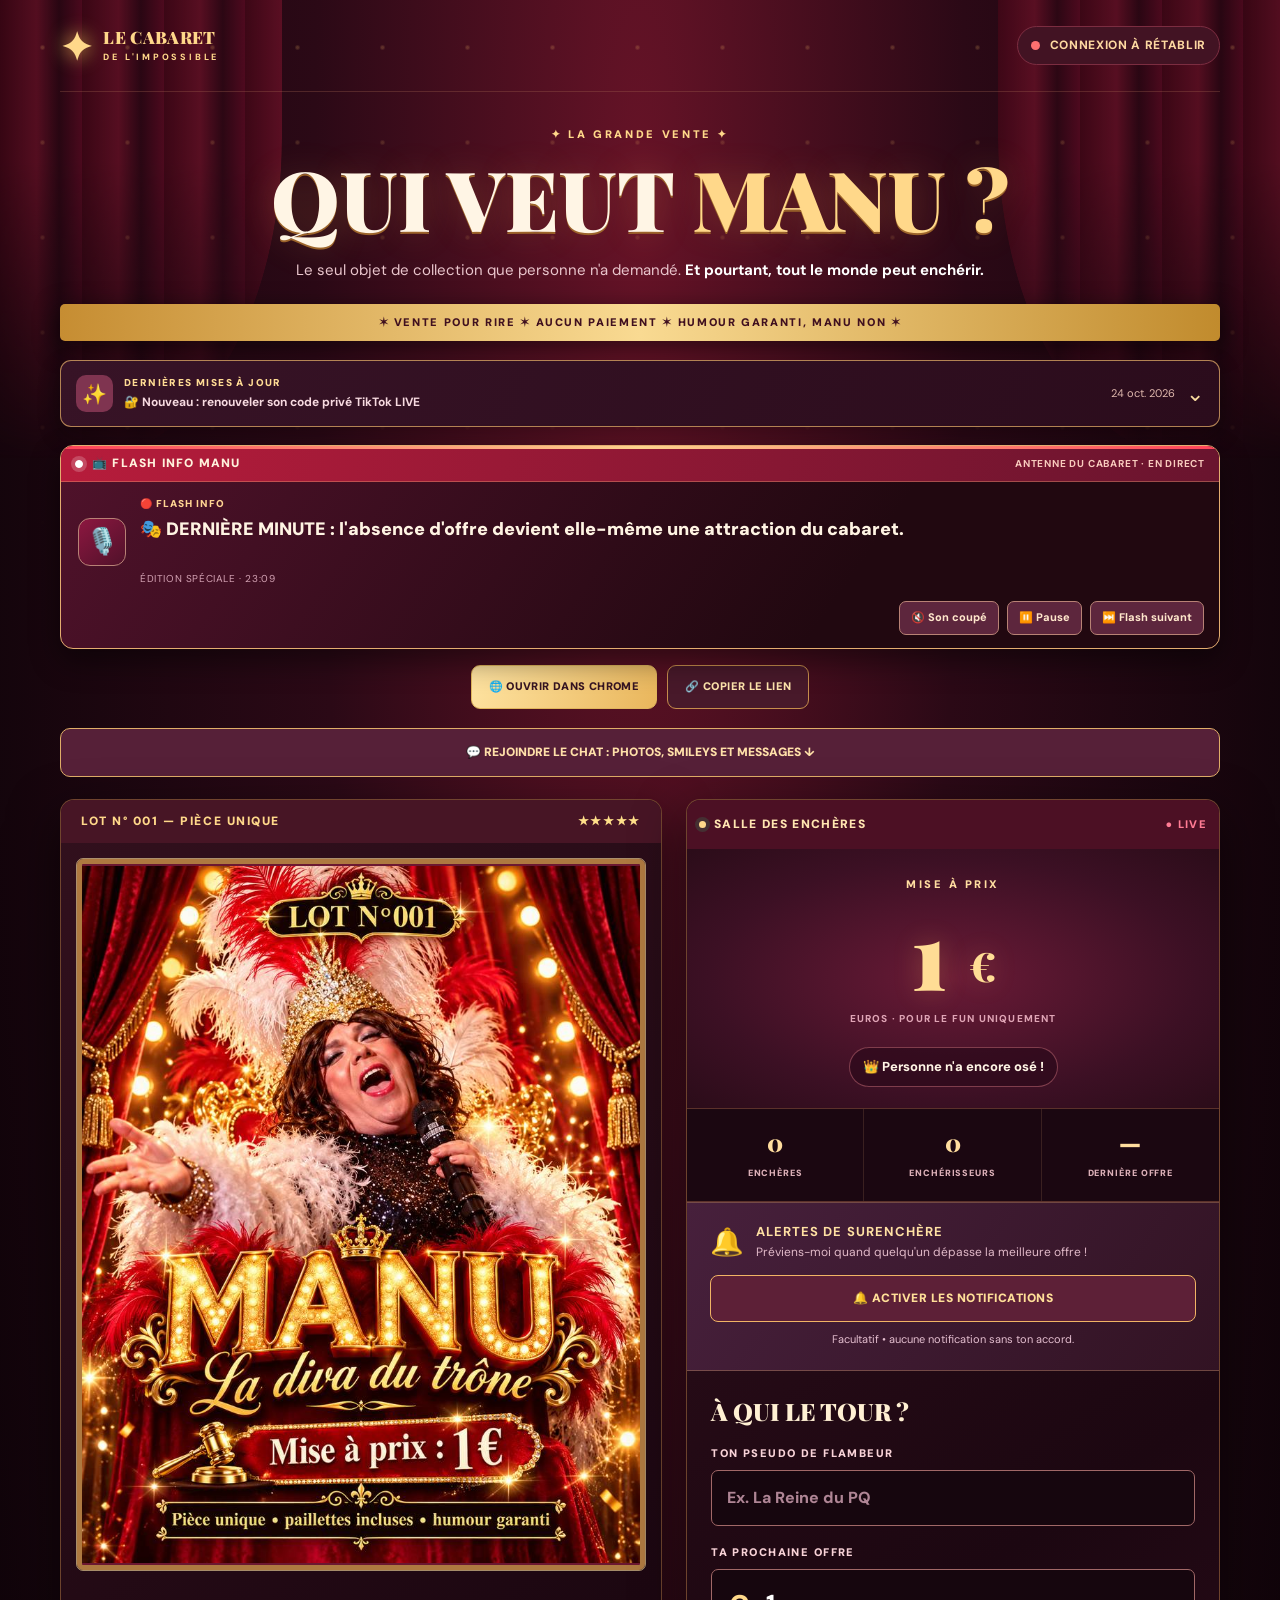
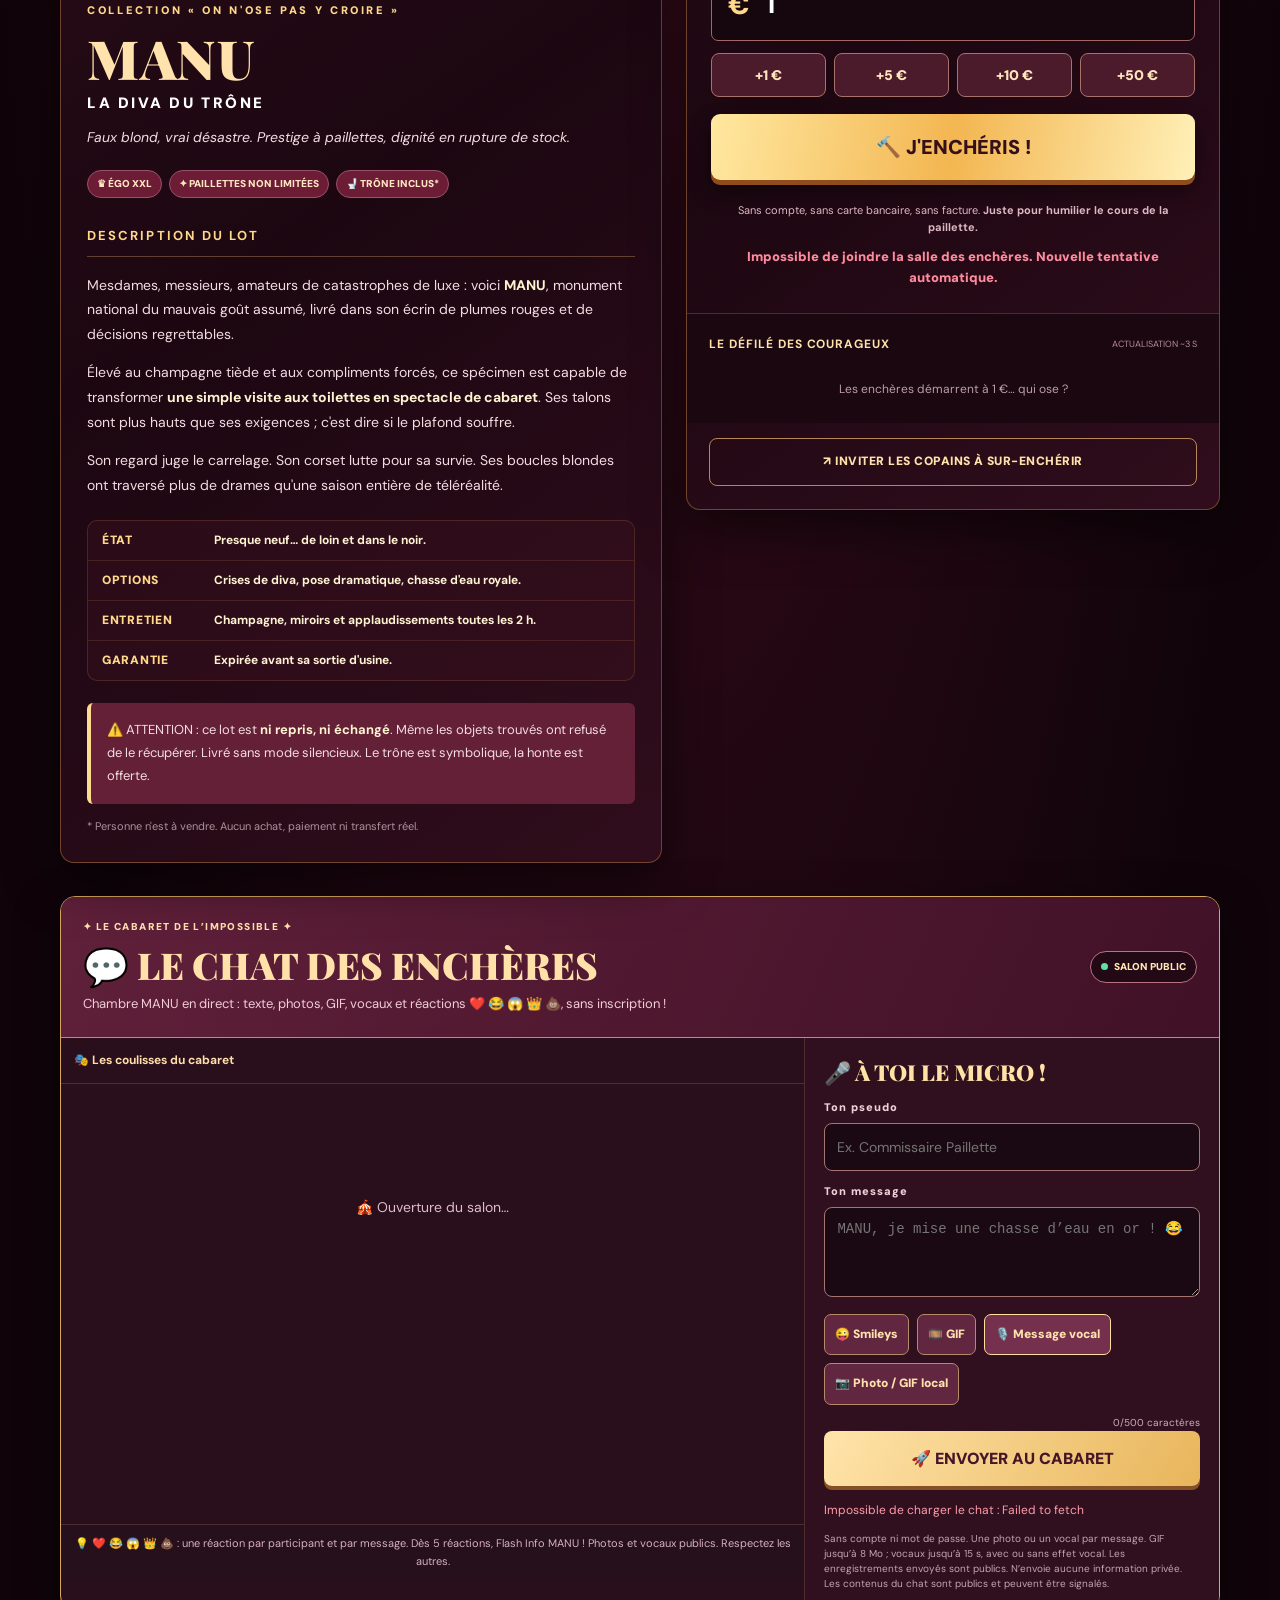
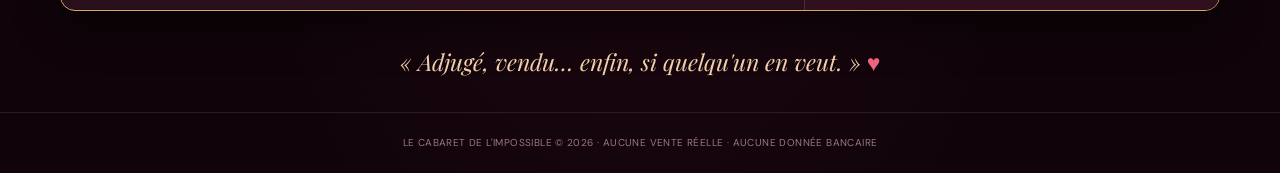
<file: enchere-manu/index.html>
<!doctype html>
<html lang="fr">
<head>
  <meta charset="utf-8">
  <meta name="viewport" content="width=device-width, initial-scale=1">
  <meta name="theme-color" content="#20060e">
  <meta name="apple-mobile-web-app-capable" content="yes">
  <meta name="apple-mobile-web-app-status-bar-style" content="black-translucent">
  <meta name="apple-mobile-web-app-title" content="MANU Enchères">
  <meta name="mobile-web-app-capable" content="yes">
  <link rel="manifest" href="./manifest.webmanifest?v=20261022ios1">
  <link rel="apple-touch-icon" sizes="192x192" href="./manu-icon-192.png">
  <meta name="description" content="L'incroyable vente aux enchères pour rire de MANU, la diva du trône. Enchérissez en direct pour rire !">
  <title>MANU aux enchères | Cabaret de l'impossible</title>
  <link rel="stylesheet" href="./style.css?v=20261022ios1">
  <link rel="stylesheet" href="./chat.css?v=20261024record1">
  <link rel="stylesheet" href="./updates.css?v=20261022updates1">
  <link rel="stylesheet" href="./flash-info.css?v=20261023flash1">
  <link rel="stylesheet" href="./tiktok-live.css?v=20261024tiktok1">
  <script src="./app.js?v=20261024tiktok1" defer></script>
  <script src="./voice-fx.js?v=20261024fx1" defer></script>
  <script src="./chat.js?v=20261024record2" defer></script>
  <script src="./updates.js?v=20261027code1" defer></script>
  <script src="./flash-info.js?v=20261024tiktok1" defer></script>
  <script src="./tiktok-live.js?v=20261024tiktok1" defer></script>
</head>
<body>
  <div class="curtain curtain-left" aria-hidden="true"></div>
  <div class="curtain curtain-right" aria-hidden="true"></div>
  <div class="stage-lights" aria-hidden="true"></div>
  <header class="masthead wrap">
    <a class="brand" href="./" aria-label="Le cabaret de l'impossible, accueil">
      <span class="brand-star">✦</span><span>LE CABARET <small>DE L'IMPOSSIBLE</small></span>
    </a>
    <div class="live-status"><span class="live-pulse"></span><span id="connection-label">Connexion au direct…</span></div>
  </header>

  <main class="wrap">
    <div class="intro">
      <div class="eyebrow">✦ LA GRANDE VENTE ✦</div>
      <h1>QUI VEUT <em>MANU ?</em></h1>
      <p>Le seul objet de collection que personne n'a demandé. <strong>Et pourtant, tout le monde peut enchérir.</strong></p>
    </div>
    <div class="marquee" aria-label="Enchères pour rire uniquement">
      <span>✶ VENTE POUR RIRE ✶ AUCUN PAIEMENT ✶ HUMOUR GARANTI, MANU NON ✶</span>
    </div>

    <section id="manu-tiktok-live" class="manu-tiktok-live" aria-label="Comptes TikTok de MANU en direct" hidden>
      <div class="manu-tiktok-heading">
        <strong id="manu-tiktok-intro">👑 MANU EST EN LIVE SUR TIKTOK !</strong>
        <span class="manu-tiktok-pill">● EN DIRECT</span>
      </div>
      <div class="manu-tiktok-links" id="manu-tiktok-links"></div>
      <p>Rejoins le cabaret et viens mettre l'ambiance ! 😂</p>
    </section>

    <section class="updates-widget" aria-label="Nouveautés de MANU Enchères">
      <details id="manu-updates-details">
        <summary class="updates-summary">
          <span class="updates-emblem" aria-hidden="true">✨</span>
          <span class="updates-summary-copy">
            <span class="updates-heading">DERNIÈRES MISES À JOUR</span>
            <span class="updates-headline" id="updates-headline">🔐 Nouveau : renouveler son code privé TikTok LIVE</span>
          </span>
          <span class="updates-date" id="updates-date">24 oct. 2026</span>
          <span class="updates-chevron" aria-hidden="true">⌄</span>
        </summary>
        <div class="updates-body">
          <ul id="updates-list" aria-live="polite">
            <li><span class="updates-item-info"><strong>🔐 Générer et copier un nouveau code privé TikTok LIVE</strong><small>27 oct. 2026</small></span><a href="./tiktok-admin.html">Gérer ↗</a></li>
            <li><span class="updates-item-info"><strong>🔴 TikTok LIVE : quatre comptes, bannière et notifications</strong><small>24 oct. 2026</small></span><a href="#manu-tiktok-live">Voir ↗</a></li>
            <li><span class="updates-item-info"><strong>🎙️ Choisissez la voix avant de lancer l'enregistrement</strong><small>24 oct. 2026</small></span><a href="#salon-chat">Essayer ↗</a></li>
            <li><span class="updates-item-info"><strong>🔧 Correctif : envoi des vocaux transformés rétabli</strong><small>24 oct. 2026</small></span><a href="#salon-chat">Réessayer ↗</a></li>
            <li><span class="updates-item-info"><strong>🎭 Modificateur de voix : robot, monstre, écureuil et grave</strong><small>24 oct. 2026</small></span><a href="#salon-chat">Essayer ↗</a></li>
            <li><span class="updates-item-info"><strong>❤️ Réactions aux commentaires, Top 3 et Flash Info dès 5 votes</strong><small>24 oct. 2026</small></span><a href="#salon-chat">Voir ↗</a></li>
            <li><span class="updates-item-info"><strong>📺 Flash Info MANU : 100 alertes humoristiques</strong><small>23 oct. 2026</small></span><a href="#manu-flash-info">Voir ↗</a></li>
            <li><span class="updates-item-info"><strong>🎙️ Messages vocaux de 15 secondes dans le chat</strong><small>22 oct. 2026</small></span><a href="https://github.com/cyberpunkg69-alt/supervilains-v3/commit/4f1115ca3a813c7caf91128efc0eddc34612d2b3" target="_blank" rel="noopener noreferrer">Détails ↗</a></li>
            <li><span class="updates-item-info"><strong>🎞️ GIF animés : recherche, partage et envoi</strong><small>22 oct. 2026</small></span><a href="https://github.com/cyberpunkg69-alt/supervilains-v3/commit/47151bc94b8df15f09a9ae07b5716a55c2876b51" target="_blank" rel="noopener noreferrer">Détails ↗</a></li>
            <li><span class="updates-item-info"><strong>💬 Chat sans inscription : pseudo, photos et emojis</strong><small>22 oct. 2026</small></span><a href="https://github.com/cyberpunkg69-alt/supervilains-v3/commit/cbe24a4f0009c91452875823c3a5b5e780f4c2bd" target="_blank" rel="noopener noreferrer">Détails ↗</a></li>
            <li><span class="updates-item-info"><strong>🍎 Notifications iPhone et iPad</strong><small>22 oct. 2026</small></span><a href="https://github.com/cyberpunkg69-alt/supervilains-v3/commit/2d417c9b63445d67a3f14c816fc7300f917a2499" target="_blank" rel="noopener noreferrer">Détails ↗</a></li>
            <li><span class="updates-item-info"><strong>🔔 Alertes des nouvelles enchères sur Android</strong><small>22 oct. 2026</small></span><a href="https://github.com/cyberpunkg69-alt/supervilains-v3/commit/8708776010f66bdda710fccf4922d83d6072eab5" target="_blank" rel="noopener noreferrer">Détails ↗</a></li>
          </ul>
          <p class="updates-footnote" id="updates-footnote">Historique des évolutions du cabaret. Source : GitHub.</p>
        </div>
      </details>
    </section>

    <section class="flash-news" id="manu-flash-info" role="region" aria-label="Flash Info MANU, journal">
      <div class="flash-bar">
        <span class="flash-bar-title"><span class="flash-pulse" aria-hidden="true"></span> 📺 FLASH INFO MANU</span>
        <span class="flash-bar-info" id="flash-stage">ANTENNE DU CABARET · EN DIRECT</span>
      </div>
      <div class="flash-inner">
        <span class="flash-broadcast-mark" aria-hidden="true">🎙️</span>
        <div class="flash-copy">
          <span class="flash-type" id="flash-type">🔴 FLASH INFO</span>
          <p class="flash-headline" id="flash-headline" aria-live="polite" aria-atomic="true">Notre rédaction prépare une édition spéciale sur MANU…</p>
          <span class="flash-meta" id="flash-meta">ÉDITION SPÉCIALE</span>
        </div>
      </div>
      <div class="flash-controls">
        <button type="button" id="flash-sound" aria-pressed="false">🔇 Son coupé</button>
        <button type="button" id="flash-pause" aria-pressed="false">⏸️ Pause</button>
        <button type="button" id="flash-next">⏭️ Flash suivant</button>
      </div>
    </section>

    <div class="browser-tools"><a class="chrome-launch" href="intent://cyberpunkg69-alt.github.io/supervilains-v3/enchere-manu/live.html#Intent;scheme=https;package=com.android.chrome;S.browser_fallback_url=https%3A%2F%2Fcyberpunkg69-alt.github.io%2Fsupervilains-v3%2Fenchere-manu%2Flive.html;end">🌐 OUVRIR DANS CHROME</a><button type="button" id="copy-browser-link" class="browser-copy">🔗 COPIER LE LIEN</button></div>

    <a href="#salon-chat" class="chat-jump">💬 REJOINDRE LE CHAT : PHOTOS, SMILEYS ET MESSAGES ↓</a>

    <div class="columns">
      <article class="lot-panel">
        <div class="lot-label"><span>LOT N° 001 — PIÈCE UNIQUE</span><span class="star-rating">★★★★★</span></div>
        <div class="portrait-frame">
          <img src="./manu-affiche-live-20261021.jpg" alt="Affiche de MANU, la diva du trône. Lot numéro 001. Mise à prix : un euro." width="800" height="1000" fetchpriority="high">
        </div>
        <div class="lot-body">
          <span class="label-gold">COLLECTION « ON N'OSE PAS Y CROIRE »</span>
          <h2>MANU <span>LA DIVA DU TRÔNE</span></h2>
          <p class="subtitle">Faux blond, vrai désastre. Prestige à paillettes, dignité en rupture de stock.</p>
          <div class="tags"><span>♛ ÉGO XXL</span><span>✦ PAILLETTES NON LIMITÉES</span><span>🚽 TRÔNE INCLUS*</span></div>
          <h3>DESCRIPTION DU LOT</h3>
          <p>Mesdames, messieurs, amateurs de catastrophes de luxe : voici <strong>MANU</strong>, monument national du mauvais goût assumé, livré dans son écrin de plumes rouges et de décisions regrettables.</p>
          <p>Élevé au champagne tiède et aux compliments forcés, ce spécimen est capable de transformer <strong>une simple visite aux toilettes en spectacle de cabaret</strong>. Ses talons sont plus hauts que ses exigences ; c'est dire si le plafond souffre.</p>
          <p>Son regard juge le carrelage. Son corset lutte pour sa survie. Ses boucles blondes ont traversé plus de drames qu'une saison entière de téléréalité.</p>
          <div class="specs">
            <div><span>ÉTAT</span><strong>Presque neuf… de loin et dans le noir.</strong></div>
            <div><span>OPTIONS</span><strong>Crises de diva, pose dramatique, chasse d'eau royale.</strong></div>
            <div><span>ENTRETIEN</span><strong>Champagne, miroirs et applaudissements toutes les 2 h.</strong></div>
            <div><span>GARANTIE</span><strong>Expirée avant sa sortie d'usine.</strong></div>
          </div>
          <p class="warning">⚠️ ATTENTION : ce lot est <strong>ni repris, ni échangé</strong>. Même les objets trouvés ont refusé de le récupérer. Livré sans mode silencieux. Le trône est symbolique, la honte est offerte.</p>
          <p class="fine-print">* Personne n'est à vendre. Aucun achat, paiement ni transfert réel.</p>
        </div>
      </article>

      <aside class="bid-panel" aria-label="Salle des enchères en direct">
        <div class="bid-header"><span class="dot"></span> SALLE DES ENCHÈRES <span class="bid-live">● LIVE</span></div>
        <div class="price-card">
          <div class="price-heading" id="price-heading">MISE À PRIX</div>
          <div class="amount" id="current-bid" aria-live="polite">1 <small>€</small></div>
          <div class="fake-currency">EUROS · POUR LE FUN UNIQUEMENT</div>
          <div class="top-bidder">👑 <span id="leader">Personne n'a encore osé !</span></div>
        </div>
        <div class="stats-row">
          <div><strong id="bids-count">0</strong><span>ENCHÈRES</span></div>
          <div><strong id="players-count">0</strong><span>ENCHÉRISSEURS</span></div>
          <div><strong id="last-bid">—</strong><span>DERNIÈRE OFFRE</span></div>
        </div>

        <section class="push-box" aria-label="Notifications des enchères">
          <div class="push-head"><span class="push-bell">🔔</span><div><strong>ALERTES DE SURENCHÈRE</strong><span>Préviens-moi quand quelqu'un dépasse la meilleure offre !</span></div></div>
          <button type="button" id="push-toggle" class="push-button">🔔 ACTIVER LES NOTIFICATIONS</button>
          <p id="push-status" class="push-status" role="status">Facultatif • aucune notification sans ton accord.</p>
          <div id="ios-setup" class="ios-setup" hidden>
            <strong>🍎 Activer les notifications sur iPhone / iPad</strong>
            <ol>
              <li>Ouvre ce site dans <b>Safari</b>. Si tu es dans ChatGPT ou Messenger, utilise « Copier le lien » en haut puis colle-le dans Safari.</li>
              <li>Touche <b>Partager</b> (carré avec une flèche vers le haut) — selon la version d'iOS, passe par le menu de la page — puis <b>Sur l'écran d'accueil</b>.</li>
              <li>Active <b>Ouvrir comme app</b> si l'option apparaît, puis touche <b>Ajouter</b>.</li>
              <li>Ouvre l'icône <b>MANU Enchères</b> depuis ton écran d'accueil et touche <b>Activer les notifications</b>.</li>
            </ol>
            <p>Compatible iPhone / iPad avec iOS / iPadOS 16.4 ou plus récent. Le site ouvert simplement dans Safari ne peut pas envoyer de notifications en arrière-plan.</p>
          </div>

        </section>
        <form id="bid-form" class="bid-form">
          <h2>À QUI LE TOUR ?</h2>
          <label for="nickname">TON PSEUDO DE FLAMBEUR</label>
          <input id="nickname" type="text" maxlength="24" minlength="2" required autocomplete="nickname" placeholder="Ex. La Reine du PQ">
          <label for="bid-amount">TA PROCHAINE OFFRE</label>
          <div class="amount-entry"><span>€</span><input id="bid-amount" type="number" min="1" max="99999" step="1" inputmode="numeric" required value="1"></div>
          <div class="quick-bids" aria-label="Augmenter le montant">
            <button type="button" data-add="1">+1 €</button>
            <button type="button" data-add="5">+5 €</button>
            <button type="button" data-add="10">+10 €</button>
            <button type="button" data-add="50">+50 €</button>
          </div>
          <button class="bid-submit" id="submit-bid" type="submit">🔨 J'ENCHÉRIS !</button>
          <div class="form-hint">Sans compte, sans carte bancaire, sans facture. <strong>Juste pour humilier le cours de la paillette.</strong></div>
          <p id="feedback" class="feedback" role="status" aria-live="polite"></p>
        </form>

        <section class="bid-history">
          <div class="section-heading"><h2>LE DÉFILÉ DES COURAGEUX</h2><span>ACTUALISATION ~3 S</span></div>
          <ol id="bid-list"><li class="empty-list">Les enchères démarrent à 1 €… qui ose ?</li></ol>
        </section>
        <button type="button" class="share-button" id="share">↗ INVITER LES COPAINS À SUR-ENCHÉRIR</button>
      </aside>
    </div>

    <section id="salon-chat" class="chat-shell" aria-label="Salon public de discussion de MANU">
      <div class="chat-header">
        <div>
          <div class="chat-kicker">✦ LE CABARET DE L’IMPOSSIBLE ✦</div>
          <h2>💬 LE CHAT DES ENCHÈRES</h2>
          <p>Chambre MANU en direct : texte, photos, GIF, vocaux et réactions ❤️ 😂 😱 👑 💩, sans inscription !</p>
        </div>
        <span class="chat-live"><i aria-hidden="true"></i> SALON PUBLIC</span>
      </div>
      <div class="chat-content">
        <div class="chat-wall">
          <div class="chat-tools">
            <strong>🎭 Les coulisses du cabaret</strong>
            <button type="button" id="chat-older" hidden>↑ Anciens messages</button>
          </div>
          <div id="chat-top-three" class="chat-top-three" hidden aria-label="Les commentaires les plus appréciés"></div>
          <div class="chat-feed" id="chat-feed" role="log" aria-label="Messages publics">
            <p class="chat-loading">🎪 Ouverture du salon…</p>
          </div>
          <button type="button" id="chat-unread" class="chat-unread" hidden>↓ Nouveaux messages</button>
          <div class="chat-system-note">💡 ❤️ 😂 😱 👑 💩 : une réaction par participant et par message. Dès 5 réactions, Flash Info MANU ! Photos et vocaux publics. Respectez les autres.</div>
        </div>
        <form id="chat-form" class="chat-form">
          <h3>🎤 À TOI LE MICRO !</h3>
          <label for="chat-nickname">Ton pseudo</label>
          <input id="chat-nickname" type="text" minlength="2" maxlength="24" required autocomplete="nickname" placeholder="Ex. Commissaire Paillette">
          <label for="chat-text">Ton message</label>
          <textarea id="chat-text" rows="4" maxlength="500" placeholder="MANU, je mise une chasse d’eau en or ! 😂"></textarea>
          <div class="chat-action-row">
            <button type="button" id="chat-emoji-toggle" class="chat-tool-button" aria-controls="chat-emoji-picker" aria-expanded="false">😜 Smileys</button>
            <button type="button" id="chat-gif-toggle" class="chat-tool-button" aria-controls="chat-gif-panel" aria-expanded="false">🎞️ GIF</button>
            <button type="button" id="chat-voice-toggle" class="chat-tool-button chat-mic-button" aria-controls="chat-voice-panel" aria-expanded="false">🎙️ Message vocal</button>
            <label for="chat-photo" class="chat-tool-button chat-pick-photo">📷 Photo / GIF local</label>
            <input type="file" id="chat-photo" accept="image/*,.gif" class="chat-file-input" aria-label="Choisir une photo">
          </div>
          <div class="chat-emoji-picker" id="chat-emoji-picker" hidden aria-label="Choisir un emoji"></div>
          <div class="chat-gif-panel" id="chat-gif-panel" hidden>
            <div class="chat-gif-top"><strong>🎞️ Bibliothèque de GIF animés</strong><span>Sans inscription</span></div>
            <div class="chat-gif-search">
              <input id="chat-gif-query" type="search" maxlength="50" placeholder="Chat, rire, danse, paillettes…" aria-label="Rechercher un GIF">
              <button id="chat-gif-search" type="button">🔎</button>
            </div>
            <p class="chat-gif-note">GIFs d'archives et Wikimedia Commons, sans clé API. Le catalogue complet de GIPHY nécessite une clé développeur : en attendant, tu peux choisir ton GIF sur GIPHY et coller son lien ici.</p>
            <div id="chat-gif-results" class="chat-gif-results" aria-label="Résultats de recherche GIF"></div>
            <div class="chat-giphy-paste">
              <button type="button" id="chat-giphy-open" class="chat-giphy-open">🌐 Chercher sur GIPHY ↗</button>
              <label for="chat-gif-url">Colle le lien d'un GIF GIPHY (partager → copier le lien)</label>
              <input id="chat-gif-url" type="url" placeholder="https://giphy.com/gifs/…">
              <button id="chat-gif-use-url" type="button">✅ Choisir ce GIF</button>
            </div>
          </div>
          <div id="chat-gif-choice" class="chat-gif-choice" hidden>
            <strong>🎉 GIF prêt à envoyer</strong>
            <img id="chat-gif-choice-image" alt="GIF animé choisi">
            <button type="button" id="chat-gif-clear">✕ Retirer le GIF</button>
          </div>
          <div id="chat-voice-panel" class="chat-voice-panel" hidden>
            <div class="chat-voice-panel-top">
              <strong>🎙️ Ton message vocal</strong>
              <span id="chat-voice-timer" class="chat-voice-timer" aria-live="off">00:00 / 00:15</span>
            </div>
            <div class="chat-voice-meter" aria-hidden="true"><span id="chat-voice-progress"></span></div>
            <label for="chat-voice-effect" class="voice-fx-label">🎭 Transforme ta voix</label>
            <select id="chat-voice-effect" class="voice-fx-select" aria-label="Choisir un modificateur de voix">
              <option value="normal">🎙️ Voix normale</option>
              <option value="robot">🤖 Robot métallique</option>
              <option value="monster">👹 Monstre des cavernes</option>
              <option value="squirrel">🐿️ Écureuil surexcité</option>
              <option value="deep">🦇 Voix ultra grave</option>
            </select>
            <p id="chat-voice-fx-status" class="voice-fx-status" role="status">Choisis un effet avant d'enregistrer. Tu pourras aussi le changer après.</p>
            <button type="button" id="chat-voice-record" class="chat-voice-record">🔴 Démarrer l'enregistrement</button>
            <p id="chat-voice-status" class="chat-voice-status" role="status">Le micro est arrêté. Enregistrement limité à 15 secondes.</p>
            <audio id="chat-voice-preview" class="chat-voice-preview" controls preload="metadata" hidden aria-label="Écouter ton message vocal avant envoi"></audio>
            <div class="chat-voice-actions">
              <button type="button" id="chat-voice-delete" class="chat-voice-delete">✕ Annuler / supprimer</button>
            </div>
            <small>Le micro est utilisé uniquement pendant l'enregistrement. Après l'envoi, le vocal est public dans le chat.</small>
          </div>
          <div class="chat-photo-preview" id="chat-photo-preview" hidden>
            <img id="chat-preview-image" alt="Photo sélectionnée">
            <button type="button" id="chat-remove-photo">✕ Retirer la photo</button>
          </div>
          <div class="chat-char-count"><span id="chat-count">0</span>/500 caractères</div>
          <button type="submit" id="chat-submit" class="chat-submit">🚀 ENVOYER AU CABARET</button>
          <p id="chat-feedback" class="chat-feedback" role="status" aria-live="polite">Choisis ton pseudo et lance-toi !</p>
          <p class="chat-disclaimer">Sans compte ni mot de passe. Une photo ou un vocal par message. GIF jusqu’à 8 Mo ; vocaux jusqu’à 15 s, avec ou sans effet vocal. Les enregistrements envoyés sont publics. N’envoie aucune information privée. Les contenus du chat sont publics et peuvent être signalés.</p>
        </form>
      </div>
    </section>
    <div class="signoff">« Adjugé, vendu… enfin, si quelqu'un en veut. » <span>♥</span></div>
  </main>
  <footer class="footer">LE CABARET DE L'IMPOSSIBLE © 2026 · AUCUNE VENTE RÉELLE · AUCUNE DONNÉE BANCAIRE</footer>
  <div id="bid-toast" class="bid-toast" role="status" aria-live="polite"></div>
  <div id="confetti" class="confetti-container" aria-hidden="true"></div>
</body>
</html>
</file>
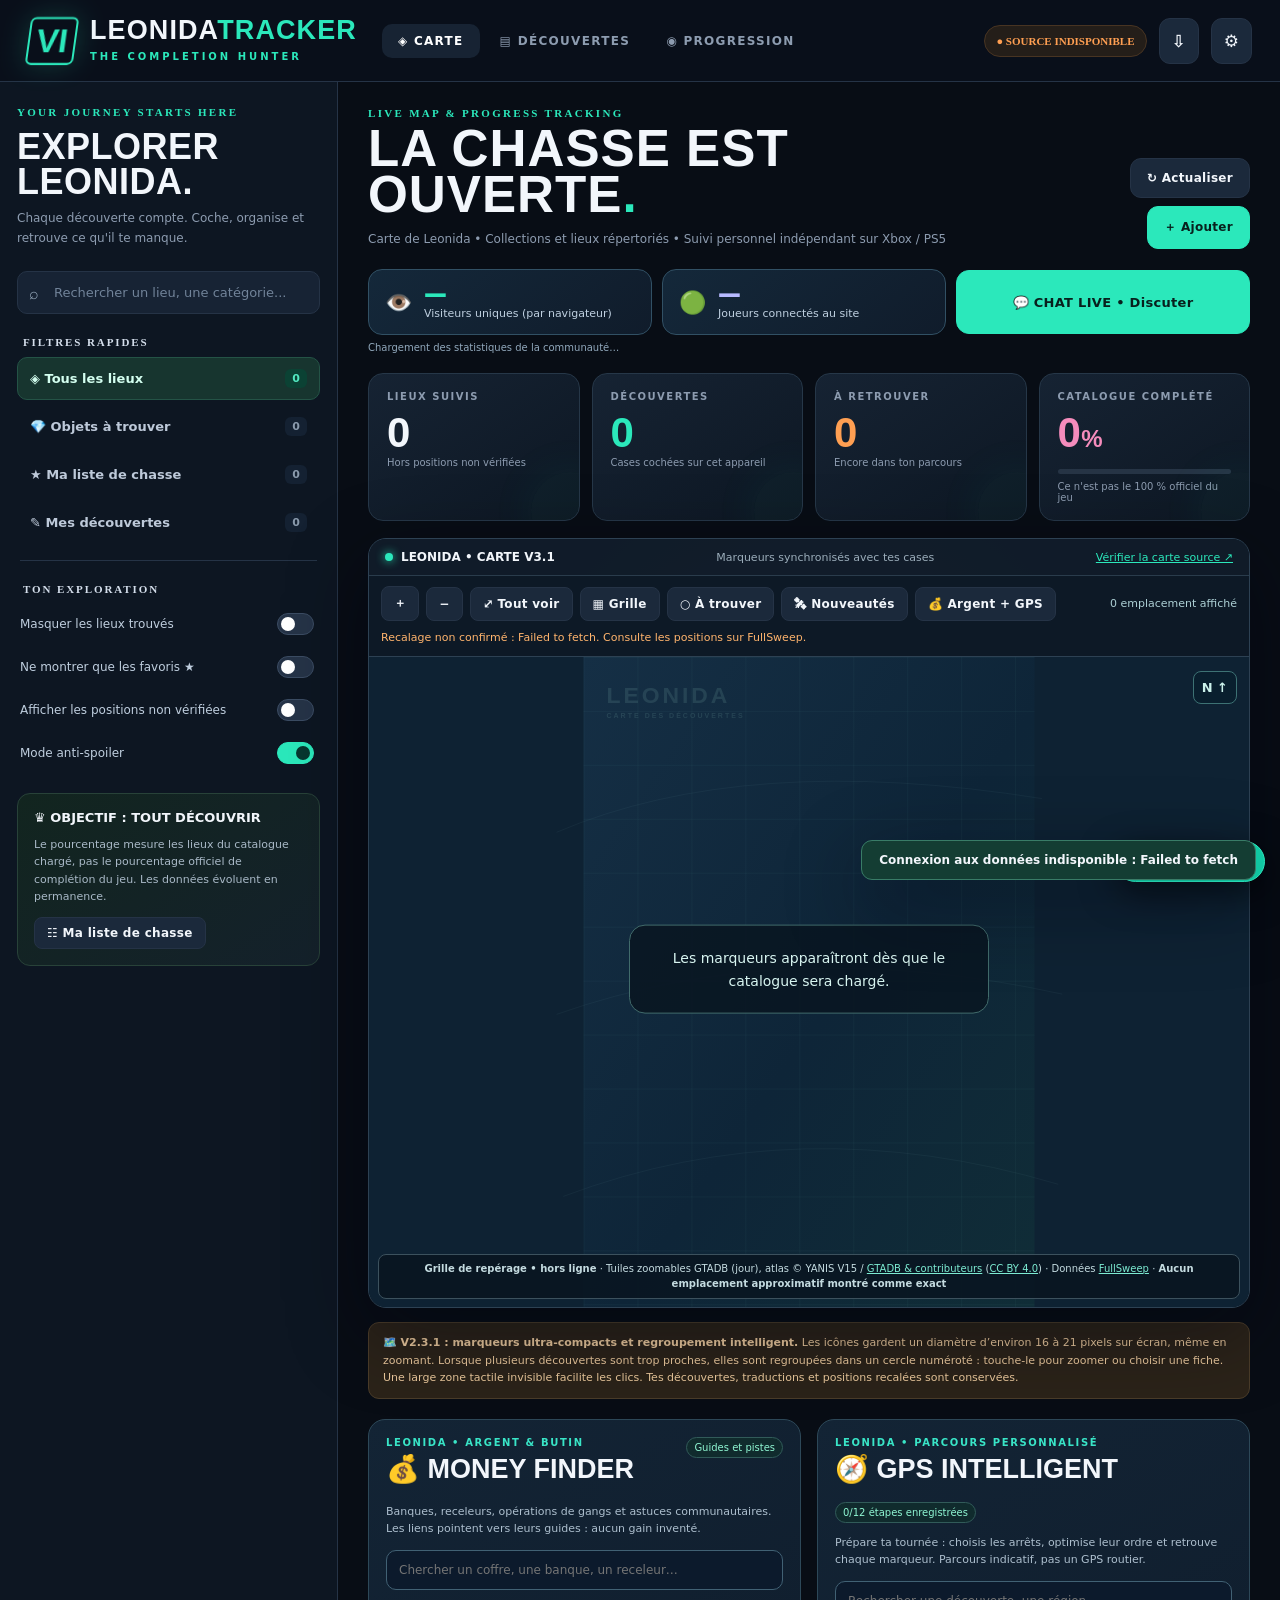
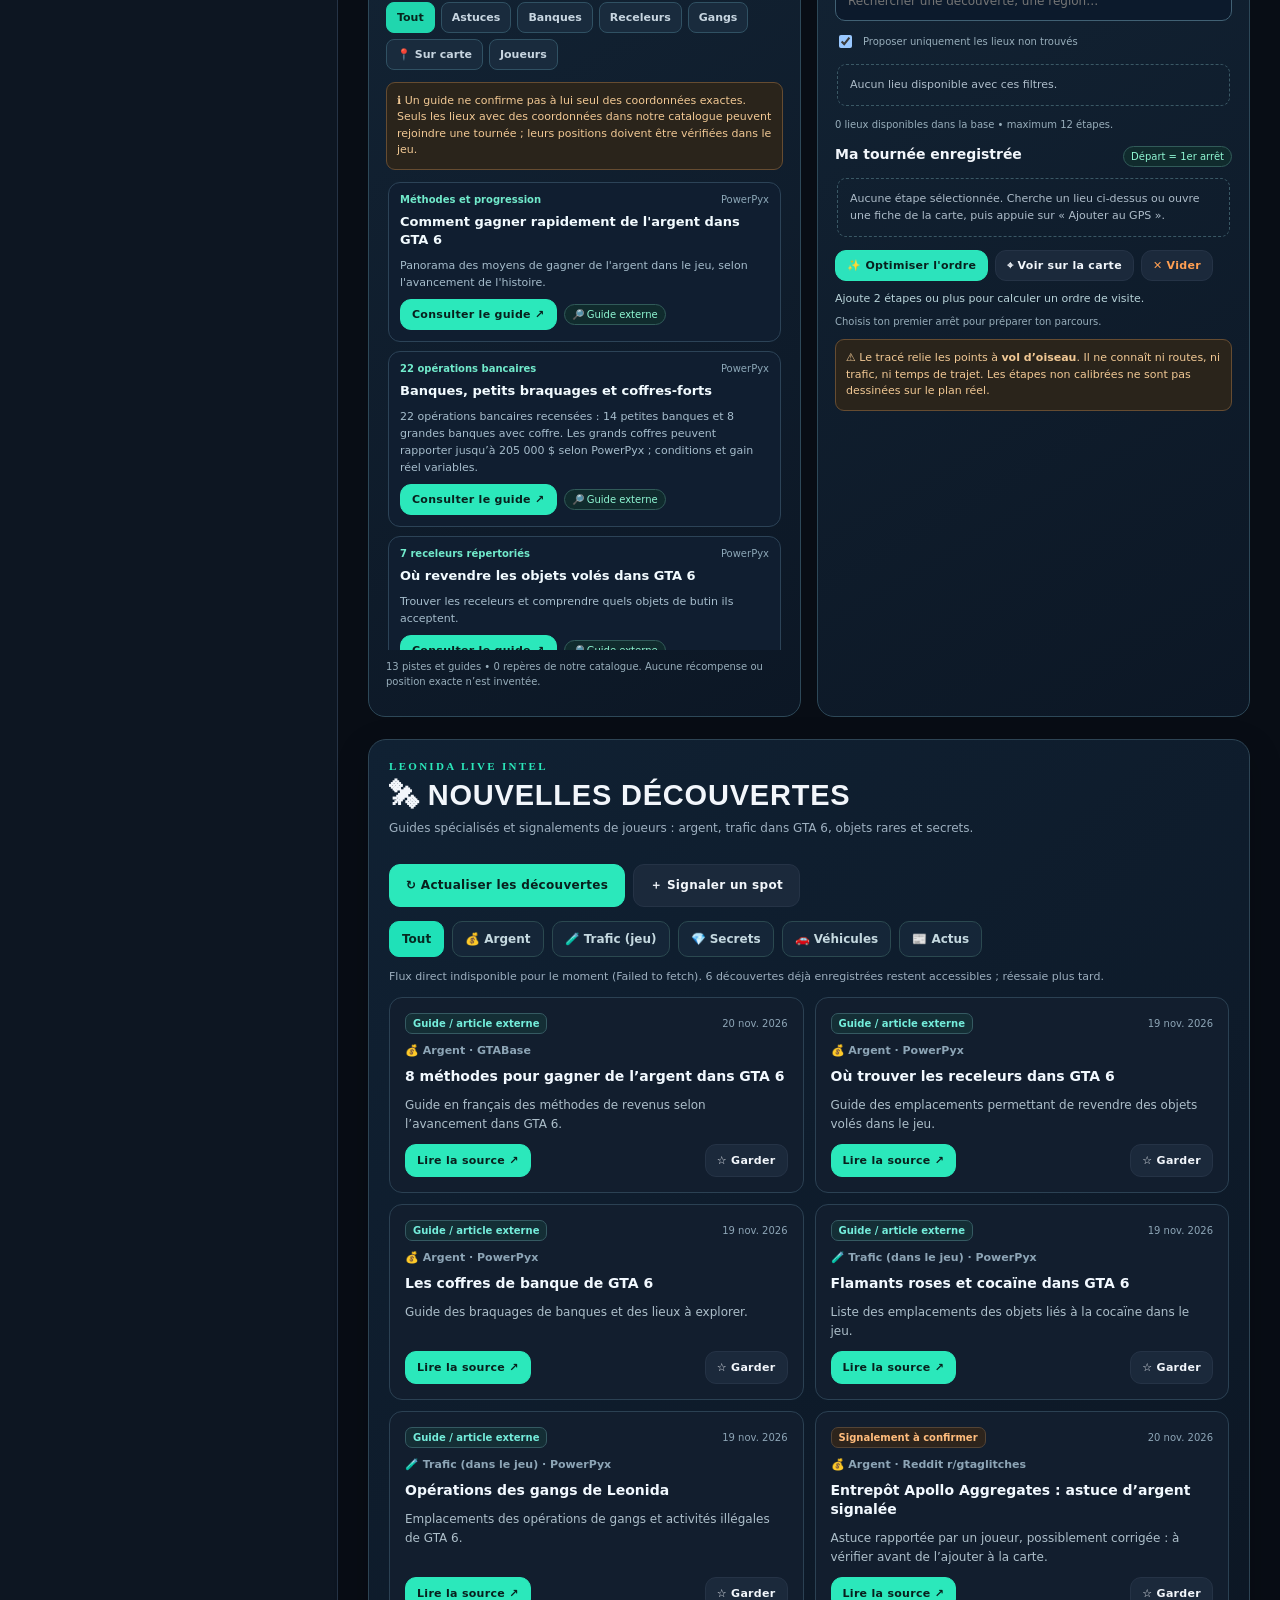
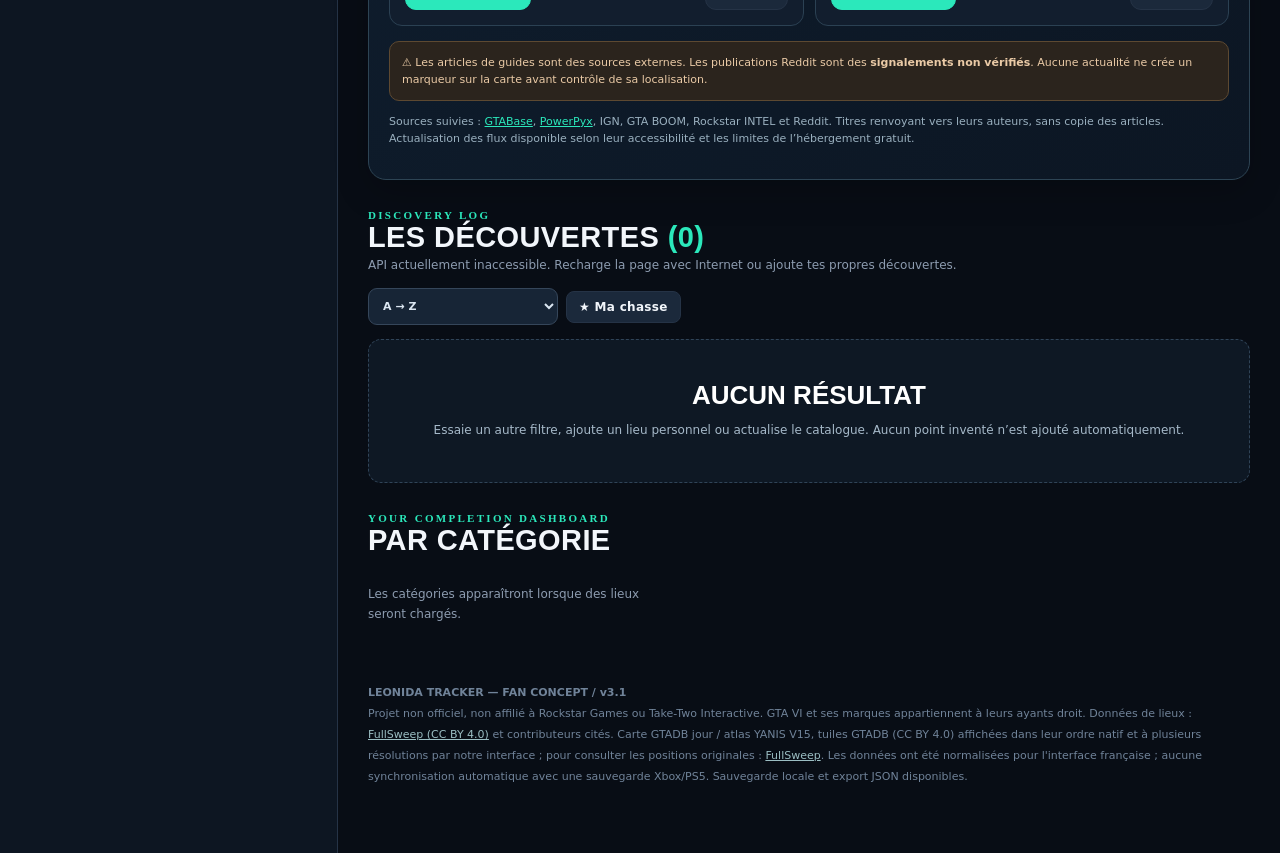
<file: leonida-tracker/index.html>
<!DOCTYPE html>
<html lang="fr">
<head>
<meta charset="utf-8"><meta name="viewport" content="width=device-width, initial-scale=1, viewport-fit=cover">
<meta name="theme-color" content="#080d15"><meta name="description" content="Leonida Tracker, votre compagnon GTA VI : carte interactive, découvertes, favoris, progression, et sauvegarde locale.">
<title>LEONIDA TRACKER V3.1 — GTA VI</title>
<link rel="stylesheet" href="./chat.css">
<link rel="stylesheet" href="./hunter.css">
<link rel="icon" type="image/svg+xml" href="icon.svg"><link rel="manifest" href="manifest.webmanifest">
<style>

:root{color-scheme:dark;--bg:#080d15;--panel:#111a27;--panel2:#172333;--line:#253346;--text:#f2f6fb;--muted:#8d9cb0;--teal:#2be8bb;--orange:#ff9f52;--pink:#f58cbc;--blue:#76a8ff;--red:#fb7478;--shadow:0 24px 80px #01051070}*{box-sizing:border-box}html,body{margin:0;min-height:100%;font-family:'DM Sans',system-ui,Arial,sans-serif;background:var(--bg);color:var(--text)}button,input,select,textarea{font:inherit}button{cursor:pointer}button:disabled{opacity:.45;cursor:not-allowed}a{color:var(--teal)}a:hover{opacity:.85}button:focus-visible,a:focus-visible,input:focus-visible,select:focus-visible,textarea:focus-visible{outline:2px solid var(--teal);outline-offset:3px}.app{max-width:1650px;margin:auto;min-height:100vh}.topbar{height:82px;padding:0 28px;display:flex;gap:25px;align-items:center;border-bottom:1px solid var(--line);background:#0a111bee;position:sticky;top:0;z-index:10;backdrop-filter:blur(15px)}.brand{display:flex;align-items:center;gap:14px;min-width:245px}.brandicon{height:48px;width:48px;border:2px solid var(--teal);display:grid;place-items:center;transform:skew(-8deg);border-radius:6px;box-shadow:0 0 28px #2be8bb30;font:900 33px 'Barlow Condensed',Impact,'Arial Narrow',sans-serif;color:var(--teal)}.brandname{font:900 27px/.86 'Barlow Condensed',Impact,'Arial Narrow',sans-serif;letter-spacing:1.1px}.brandsub{font-size:10px;letter-spacing:3px;color:var(--teal);font-weight:800;margin-top:8px}.topnav{display:flex;gap:4px;margin-right:auto}.navitem{border:0;background:transparent;color:var(--muted);border-radius:10px;padding:10px 16px;font-size:12px;font-weight:800;letter-spacing:1.3px}.navitem.active{color:#fff;background:var(--panel2)}.topactions{display:flex;align-items:center;gap:12px}.pill{border:1px solid #26423e;color:var(--teal);border-radius:40px;padding:9px 11px;font:800 11px 'DM Sans';background:#112923}.pill.orange{color:var(--orange);border-color:#483422;background:#241e19}.tinybutton,.btn{border:1px solid var(--line);background:#1b293b;color:var(--text);border-radius:11px;font-weight:800;transition:.2s ease}.tinybutton{padding:12px;font-size:17px}.tinybutton:hover,.btn:hover{border-color:var(--teal);transform:translateY(-1px)}.btn{padding:12px 16px;font-size:12px;letter-spacing:.3px;display:inline-flex;gap:7px;align-items:center;justify-content:center}.btn.main{background:var(--teal);border-color:var(--teal);color:#08201d}.btn.warn{color:var(--orange)}.btn.mini{padding:8px 12px;border-radius:8px}.layout{display:grid;grid-template-columns:338px minmax(0,1fr);min-height:calc(100vh - 82px)}.sidebar{border-right:1px solid var(--line);background:#0d1622;padding:24px 17px;min-height:calc(100vh - 82px)}.eyebrow{font:800 11px 'DM Sans';letter-spacing:2.3px;color:var(--teal);text-transform:uppercase}.sectionTitle{font:800 36px/.97 'Barlow Condensed',Impact,'Arial Narrow',sans-serif;letter-spacing:.5px;margin:12px 0 8px}.subtext{color:var(--muted);font-size:12px;line-height:1.7}.searchwrap{position:relative;margin:22px 0 15px}.searchwrap span{position:absolute;left:12px;top:13px;color:#96a8bb}.searchwrap input{width:100%;border:1px solid var(--line);background:#172334;color:#fff;border-radius:10px;padding:13px 14px 13px 36px;font-size:13px}.searchwrap input::placeholder{color:#718399}.sidehead{font:800 11px 'DM Sans';letter-spacing:1.9px;color:#d4deeb;margin:22px 6px 9px}.filterlist{display:flex;flex-direction:column;gap:5px}.filterbtn{background:transparent;color:#bdc9d9;border:1px solid transparent;display:flex;align-items:center;gap:10px;padding:11px 12px;border-radius:10px;text-align:left;font-size:13px;font-weight:700;width:100%}.filterbtn:hover{background:#182638}.filterbtn.on{background:#17352f;border-color:#245346;color:#d4fff0}.filterbtn b{margin-left:auto;font-size:11px;color:#8a9aac;background:#142132;border-radius:6px;padding:3px 7px;font-variant-numeric:tabular-nums}.filterbtn.on b{background:#0b4234;color:#52e9c1}.sideDivider{height:1px;background:var(--line);margin:16px 3px}.toggleline{display:flex;justify-content:space-between;align-items:center;gap:10px;margin:15px 3px;font-size:12px;color:#bfcede}.switch{appearance:none;position:relative;display:block;flex:none;width:37px;height:22px;border-radius:20px;border:1px solid #3b4c63;background:#253347;cursor:pointer}.switch:checked{background:var(--teal);border-color:var(--teal)}.switch:after{content:'';position:absolute;top:3px;left:3px;height:14px;width:14px;border-radius:50%;background:#fff;transition:transform .16s}.switch:checked:after{transform:translateX(15px);background:#07372f}.sidefoot{border:1px solid #284239;background:linear-gradient(145deg,#12251f,#14212b);border-radius:13px;padding:16px;margin-top:26px}.sidefoot strong{display:block;font-size:13px}.sidefoot p{color:#a9b9c7;font-size:11px;line-height:1.6}.content{padding:25px 30px 65px;min-width:0}.headingRow{display:flex;justify-content:space-between;align-items:end;gap:15px;margin-bottom:20px}.megaTitle{font:900 clamp(31px,4vw,52px)/.9 'Barlow Condensed',Impact,'Arial Narrow',sans-serif;letter-spacing:1px;margin:7px 0 12px;text-transform:uppercase}.headingRow p{margin:0;color:var(--muted);font-size:12px;line-height:1.6}.headBtns{display:flex;gap:8px;flex-wrap:wrap;justify-content:flex-end}.stats{display:grid;grid-template-columns:repeat(4,minmax(0,1fr));gap:12px;margin-bottom:17px}.stat{background:linear-gradient(145deg,#162333,#0d1723);border:1px solid #263748;border-radius:15px;padding:17px 18px;min-height:118px;position:relative;overflow:hidden}.stat:after{content:'';position:absolute;width:78px;height:78px;right:-30px;bottom:-30px;border-radius:50%;background:#2be8bb07;box-shadow:0 0 50px #2be8bb10}.statlabel{font-size:10px;text-transform:uppercase;letter-spacing:1.5px;color:var(--muted);font-weight:800}.statnum{font:800 42px 'Barlow Condensed',Impact,'Arial Narrow',sans-serif;margin-top:7px;letter-spacing:.5px}.statnum.teal{color:var(--teal)}.statnum.orange{color:var(--orange)}.statnum.pink{color:var(--pink)}.statfoot{font-size:10px;color:var(--muted)}.progressTrack{height:5px;background:#263445;border-radius:8px;margin-top:12px;overflow:hidden}.progressFill{height:100%;width:0;background:linear-gradient(90deg,#27d6ac,#aafce9);transition:width .4s}.mapFrame{position:relative;border:1px solid #2d4153;background:radial-gradient(circle at 50% 30%,#233c48,#0a1521 80%);border-radius:18px;overflow:hidden;box-shadow:var(--shadow)}.mapTop{background:#101b29ef;border-bottom:1px solid #2a3c4c;display:flex;justify-content:space-between;align-items:center;padding:11px 16px;gap:10px}.mapTop label{display:flex;align-items:center;gap:8px;font-size:12px;font-weight:800}.mapTop label i{width:8px;height:8px;background:#2be8bb;border-radius:50%;box-shadow:0 0 10px var(--teal)}.mapTop .mapHint{font-size:11px;color:#9badba}.mapFrame iframe{width:100%;height:min(54vw,560px);min-height:385px;border:0;display:block;background:#1b3450}.mapOverlayBottom{position:absolute;right:12px;bottom:13px;border-radius:8px;background:#081420dd;border:1px solid #365064;color:#c6d3dd;font-size:10px;padding:8px 11px}.notice{border:1px solid #4a3c29;background:#2b2319;border-radius:11px;padding:11px 14px;font-size:11px;color:#ebc99d;line-height:1.6;margin:14px 0 20px}.barRow{display:flex;justify-content:space-between;align-items:center;gap:15px;flex-wrap:wrap;margin:29px 0 14px}.barRow h2{font:900 29px 'Barlow Condensed',Impact,'Arial Narrow',sans-serif;margin:0;letter-spacing:.4px}.barRow small{font-size:12px;color:var(--muted)}.controls{display:flex;align-items:center;flex-wrap:wrap;gap:8px}.select{background:#172536;color:#dbe6f1;border:1px solid #35465a;border-radius:9px;padding:10px;font-size:11px;font-weight:800}.gridcards{display:grid;grid-template-columns:repeat(2,minmax(0,1fr));gap:11px}.locCard{min-width:0;display:flex;gap:12px;align-items:flex-start;background:#111d2a;border:1px solid #2a3c4c;border-radius:13px;padding:14px;transition:border .2s}.locCard:hover{border-color:#55767c}.locCard.found{background:#102920;border-color:#265645}.locIcon{border:1px solid #41536b;border-radius:11px;background:#203149;height:42px;width:42px;flex:none;display:grid;place-items:center;font-size:20px}.locCard.found .locIcon{background:#145d49;border-color:#277a60}.locBody{flex:1;min-width:0}.locTitle{font-size:13px;font-weight:800;margin:0 0 4px;white-space:nowrap;overflow:hidden;text-overflow:ellipsis}.locMeta{color:#93a6ba;font-size:10px;display:flex;gap:7px;flex-wrap:wrap;margin-top:7px}.locMeta span{white-space:nowrap}.locActions{display:flex;gap:6px;margin-top:12px;flex-wrap:wrap}.source{border-radius:4px;padding:3px 6px;background:#243345;color:#9fb0c6;font-size:9px;font-weight:800}.source.official{color:#80eccd;background:#124438}.source.community{color:#9fc2ff;background:#1a365a}.source.unverified{color:#facc8d;background:#493623}.source.user{color:#daafff;background:#493051}.empty{grid-column:1/-1;border:1px dashed #304458;background:#0e1824;border-radius:13px;text-align:center;padding:40px 25px;color:#a6b9c9;font-size:12px;line-height:1.8}.empty strong{display:block;color:#fff;font:800 26px 'Barlow Condensed',Impact,'Arial Narrow',sans-serif;margin-bottom:9px}.footer{padding-top:32px;font-size:11px;color:#708399;line-height:1.9}.footer a{color:#9bbec3}.modalWrap{position:fixed;inset:0;background:#02070bd9;backdrop-filter:blur(5px);z-index:50;display:none;align-items:center;justify-content:center;padding:15px}.modalWrap.show{display:flex}.dialog{background:#122031;border:1px solid #385367;box-shadow:0 28px 100px #000a;border-radius:18px;width:min(100%,620px);max-height:90vh;overflow:auto;padding:23px}.modalTitle{display:flex;align-items:start;justify-content:space-between;gap:12px}.modalTitle h3{font:900 35px 'Barlow Condensed',Impact,'Arial Narrow',sans-serif;margin:0}.close{border:0;background:#20334a;color:#fff;border-radius:8px;width:35px;height:35px;font-size:20px}.field{display:flex;flex-direction:column;gap:7px;font-size:12px;font-weight:800;color:#afbfce;margin:14px 0}.field input,.field textarea,.field select{background:#0a1623;border:1px solid #3c5066;border-radius:9px;padding:12px;color:#fff;width:100%}.field textarea{min-height:85px;resize:vertical}.modalBtns{display:flex;gap:8px;justify-content:flex-end;flex-wrap:wrap;margin-top:21px}.hint{font-size:11px;color:var(--muted);line-height:1.7}.toast{position:fixed;right:24px;bottom:20px;border:1px solid #397c67;background:#143d33;padding:12px 17px;border-radius:11px;box-shadow:var(--shadow);font-size:12px;font-weight:700;z-index:80;display:none;max-width:min(88vw,420px)}.toast.show{display:block}.dashStats{display:flex;gap:6px;flex-wrap:wrap}.catbar{height:7px;border-radius:8px;overflow:hidden;background:#263449;margin-top:9px}.catbar > div{height:100%;background:var(--teal)}.catSummary{margin:15px 0;display:grid;grid-template-columns:repeat(3,1fr);gap:10px}.catBlock{border:1px solid #2b3c4c;background:#101d2a;border-radius:12px;padding:13px}.catBlock strong{font-size:12px}.catBlock small{float:right;color:var(--muted)}.routeBox{background:#112a28;border:1px solid #2a5850;padding:18px;border-radius:13px;font-size:12px;line-height:1.8}.hidden{display:none!important}
@media(max-width:1090px){.layout{grid-template-columns:265px minmax(0,1fr)}.sidebar{padding:20px 12px}.content{padding:22px 18px}.stats{grid-template-columns:repeat(2,1fr)}.gridcards{grid-template-columns:1fr}.topnav{display:none}.brand{min-width:0;margin-right:auto}}@media(max-width:700px){.topbar{height:67px;padding:0 14px;gap:7px}.brandicon{width:38px;height:38px;font-size:26px}.brand{gap:8px}.brandname{font-size:20px}.brandsub{font-size:8px;letter-spacing:2px;margin-top:5px}.topactions .pill{display:none}.tinybutton{padding:8px}.layout{display:block}.sidebar{min-height:0;padding:14px 13px 12px;border-right:0;border-bottom:1px solid var(--line)}.sidebar .eyebrow,.sidebar .sectionTitle,.sidebar .subtext,.sidebar .sidefoot,.sidebar .sideDivider,.sidebar .sidehead{display:none}.searchwrap{margin:0 0 9px}.filterlist{display:flex;flex-direction:row;gap:6px;overflow-x:auto;padding-bottom:7px;scrollbar-width:none}.filterbtn{white-space:nowrap;width:auto;padding:8px 10px;font-size:11px}.filterbtn b{display:none}.toggleline{display:inline-flex;vertical-align:middle;margin:7px 7px 0 0;font-size:10px}.content{padding:17px 12px 40px}.headingRow{align-items:start;gap:8px}.megaTitle{font-size:33px;margin:5px 0 7px}.headingRow p{font-size:11px}.headBtns{gap:4px;max-width:122px}.headBtns .btn{padding:9px;font-size:10px}.stats{gap:8px}.stat{padding:13px;min-height:98px}.statnum{font-size:35px}.statlabel{font-size:9px}.statfoot{font-size:9px}.mapFrame iframe{height:420px;min-height:320px}.mapTop .mapHint{display:none}.mapOverlayBottom{font-size:9px}.catSummary{grid-template-columns:1fr 1fr}.barRow h2{font-size:26px}.dialog{padding:17px}.locCard{padding:12px}}

/* V2.1 : plans GTADB / atlas YANIS / grille, sans iframe */
.mapFrame iframe{display:none!important}
.mapToolbar{padding:10px 12px;display:flex;align-items:center;flex-wrap:wrap;gap:7px;background:#0d1926;border-bottom:1px solid #2d4153}
.mapToolbar .btn{font-size:12px;min-height:34px}
.mapToolbar .mapCount{font-size:11px;color:#add0d5;margin-left:auto;text-align:right}
.mapViewport{position:relative;height:clamp(440px,54vw,650px);background:#0e2233;overflow:hidden;isolation:isolate}
.mapSvg{display:block;width:100%;height:100%;touch-action:none;cursor:grab;user-select:none;-webkit-user-select:none}
.mapSvg.dragging{cursor:grabbing}
.mapEmpty{position:absolute;top:48%;left:50%;transform:translate(-50%,-50%);background:#091723e8;border:1px solid #416b6b;border-radius:16px;max-width:360px;width:calc(100% - 32px);text-align:center;padding:21px;font-size:14px;line-height:1.6;color:#d8f5f1;pointer-events:none}
.mapEmpty[hidden]{display:none}
.mapEmpty small{color:#9dbbc0}
.mapCompass{position:absolute;right:12px;top:14px;pointer-events:none;background:#081e2dcc;border:1px solid #3d7274;border-radius:8px;color:#cbf2eb;padding:8px;font-weight:900;font-size:13px}
.mapAttribution{position:absolute;left:9px;right:9px;bottom:8px;background:#081520e0;border:1px solid #3c515d;border-radius:8px;color:#c4dbe0;padding:7px 10px;font-size:10px;text-align:center;line-height:1.45;pointer-events:auto}
.mapAttribution a{color:#7cebd2}
.mapPin{cursor:pointer;outline:none}
.mapPin .pinDisc{fill:#ffaa60;stroke:#192b39;stroke-width:18}
.mapPin.isFound .pinDisc{fill:#25d9a5}
.mapPin.isUnverified .pinDisc{fill:#6e859b;stroke-dasharray:20 14}
.mapPin .pinHalo{fill:#f6fff8;fill-opacity:.09;stroke:#bdeee8;stroke-opacity:.45;stroke-width:12}
.mapPin:focus .pinHalo,.mapPin:hover .pinHalo{fill-opacity:.26;stroke:#fff;stroke-opacity:1}
.mapPin text{font-family:system-ui,sans-serif;font-weight:900;fill:#061822;text-anchor:middle;dominant-baseline:central;pointer-events:none}
.mapPin .pinHit{fill:transparent}
.mapPin.isLocating{filter:drop-shadow(0 0 8px #2be8bb)}
.mapPin.isCluster .pinDisc{fill:#1b8b8e;stroke:#092b40;stroke-width:15}
.mapPin.isCluster text{fill:#fff;font-size:71px}
.mapPin.isCluster .pinHalo{fill-opacity:.12;stroke:#83efe9;stroke-opacity:.6}
.mapPin.isLocating .pinHalo{animation:locatePulse .95s ease-in-out 3;stroke:#31f4c8;stroke-opacity:1;stroke-width:20}
.mapPin.isLocating .pinDisc{stroke:#fff;stroke-width:18}
@keyframes locatePulse{0%,100%{transform:scale(1);opacity:.55}45%{transform:scale(1.55);opacity:1}}
@media(prefers-reduced-motion:reduce){.mapPin.isLocating .pinHalo{animation:none;stroke-width:28;fill-opacity:.38}}
.mapCalStatus{width:100%;color:#9ab6c5;font-size:11px;line-height:1.45;margin-top:2px}.mapCalStatus.good{color:#48e3b7}.mapCalStatus.pending{color:#ffb46d}
@media(max-width:700px){.mapViewport{height:520px}.mapTop{flex-wrap:wrap}.mapTop .mapHint{display:none}.mapToolbar .mapCount{width:100%;margin:3px 0 0;text-align:left}.mapAttribution{font-size:9px}.mapFrame{border-radius:15px}}


/* NOUVEAUTÉS GTA VI : fiches de veille et signalements communautaires */
.discoveryPanel{border:1px solid #2d4454;background:linear-gradient(140deg,#102133,#0c1623);border-radius:18px;padding:20px;margin:22px 0;box-shadow:0 12px 35px #0003}
.discoveryHead{display:flex;align-items:center;justify-content:space-between;flex-wrap:wrap;gap:12px}
.discoveryHead h2{font:900 29px/1 'Barlow Condensed',Impact,'Arial Narrow',sans-serif;letter-spacing:.8px;margin:9px 0}
.discoveryHead p{font-size:12px;line-height:1.6;color:#9eb0c0;margin:0}
.discoveryBtns,.discoveryTabs{display:flex;flex-wrap:wrap;gap:8px;margin-top:14px}
.discoveryTabs button{border:1px solid #2b4950;color:#c4d8df;border-radius:10px;background:#152638;padding:10px 12px;font-size:12px;font-weight:800;cursor:pointer}
.discoveryTabs button.on{background:#1fe1b8;border-color:#1fe1b8;color:#062921}
.discoveryStatus{font-size:11px;color:#9caebe;margin:12px 0;line-height:1.5}
.newsGrid{display:grid;grid-template-columns:repeat(auto-fit,minmax(min(100%,290px),1fr));gap:11px}
.newsCard{background:#121e2e;border:1px solid #2b4153;border-radius:13px;padding:15px;min-width:0;display:flex;flex-direction:column;gap:10px;transition:border-color .15s}
.newsCard:hover{border-color:#2fd3b3}
.newsHead{display:flex;justify-content:space-between;flex-wrap:wrap;align-items:center;gap:7px}
.newsLabel{display:inline-flex;align-items:center;border:1px solid #355a62;background:#142e35;color:#74eddb;font-size:10px;font-weight:800;padding:4px 7px;border-radius:7px}
.newsLabel.community{background:#2d241c;color:#ffbc7c;border-color:#544435}
.newsDate{color:#8da5b6;font-size:10px}
.newsCard h3{font-size:14px;line-height:1.35;margin:0;color:#f2f9ff;overflow-wrap:anywhere}
.newsCard p{font-size:12px;line-height:1.58;color:#adbfca;margin:0;flex:1}
.newsCard .newsFooter{display:flex;gap:7px;justify-content:space-between;align-items:center;flex-wrap:wrap}
.newsSrc{font-size:11px;color:#8da5b6;font-weight:700}
.newsCard .btn{font-size:11px;padding:9px 11px}
.newsCard a.btn{text-decoration:none}
.newsEmpty{border:1px dashed #4b6474;padding:20px;border-radius:12px;color:#adbfca;font-size:13px}
.newsDisclaimer{font-size:11px;line-height:1.6;color:#9ab0bf;margin-top:12px}
.newsAlert{border:1px solid #5d4931;background:#2b241d;padding:12px;border-radius:10px;color:#eacaa6;font-size:11px;margin-top:15px;line-height:1.55}
@media(max-width:700px){.discoveryPanel{padding:14px;margin:16px 0}.discoveryHead h2{font-size:24px}.newsGrid{grid-template-columns:1fr}.discoveryTabs button{padding:9px 10px}}

</style>
</head>
<body>
<div class="app">
<header class="topbar">
 <div class="brand"><div class="brandicon">VI</div><div><div class="brandname">LEONIDA<span style="color:var(--teal)">TRACKER</span></div><div class="brandsub">THE COMPLETION HUNTER</div></div></div>
 <nav class="topnav" aria-label="Navigation"><button class="navitem active" data-jump="mapSection">◈ CARTE</button><button class="navitem" data-jump="locationsSection">▤ DÉCOUVERTES</button><button class="navitem" data-jump="progressSection">◉ PROGRESSION</button></nav>
 <div class="topactions"><span class="pill" id="onlineBadge">● CONNEXION...</span><button class="tinybutton" id="saveBtn" title="Exporter ma sauvegarde">⇩</button><button class="tinybutton" id="settingsBtn" title="Options et import">⚙</button></div>
</header>
<div class="layout">
<aside class="sidebar">
 <div class="eyebrow">YOUR JOURNEY STARTS HERE</div><div class="sectionTitle">EXPLORER<br>LEONIDA.</div><div class="subtext">Chaque découverte compte. Coche, organise et retrouve ce qu'il te manque.</div>
 <div class="searchwrap"><span>⌕</span><input id="search" type="search" placeholder="Rechercher un lieu, une catégorie..." aria-label="Rechercher"></div>
 <div class="sidehead">FILTRES RAPIDES</div><div class="filterlist" id="quickFilters"></div>
 <div class="sideDivider"></div><div class="sidehead">TON EXPLORATION</div>
 <label class="toggleline"><span>Masquer les lieux trouvés</span><input class="switch" id="onlyMissing" type="checkbox"></label>
 <label class="toggleline"><span>Ne montrer que les favoris ★</span><input class="switch" id="onlyFav" type="checkbox"></label>
 <label class="toggleline"><span>Afficher les positions non vérifiées</span><input class="switch" id="showUnverified" type="checkbox"></label>
 <label class="toggleline"><span>Mode anti-spoiler</span><input class="switch" id="spoilers" type="checkbox" checked></label>
 <div class="sidefoot"><strong>♛ OBJECTIF : TOUT DÉCOUVRIR</strong><p>Le pourcentage mesure les lieux du catalogue chargé, pas le pourcentage officiel de complétion du jeu. Les données évoluent en permanence.</p><button class="btn mini" id="openPlan" type="button">☷ Ma liste de chasse</button></div>
</aside>
<main class="content">
 <div class="headingRow"><div><div class="eyebrow">LIVE MAP & PROGRESS TRACKING</div><h1 class="megaTitle">LA CHASSE EST OUVERTE<span style="color:var(--teal)">.</span></h1><p>Carte de Leonida • Collections et lieux répertoriés • Suivi personnel indépendant sur Xbox / PS5</p></div><div class="headBtns"><button class="btn" id="refreshBtn">↻ Actualiser</button><button class="btn main" id="addBtn">＋ Ajouter</button></div></div>
 <section class="communityStrip" aria-label="Communauté LEONIDA TRACKER">
  <div class="communityStat"><span class="communityStatIcon" aria-hidden="true">👁️</span><div><div class="communityValue" id="siteViews">—</div><div class="communityLabel">Visiteurs uniques (par navigateur)</div></div></div>
  <div class="communityStat"><span class="communityStatIcon" aria-hidden="true">🟢</span><div><div class="communityValue purple" id="siteOnline">—</div><div class="communityLabel">Joueurs connectés au site</div></div></div>
  <button class="btn main chatOpenBtn" id="openChatTop" type="button">💬 CHAT LIVE • Discuter</button>
  <p class="communityExplanation" id="communityCountsNote">Chargement des statistiques de la communauté…</p>
 </section>
 <section class="stats" id="progressSection" aria-label="Progression">
 <div class="stat"><div class="statlabel">Lieux suivis</div><div class="statnum" id="countTotal">—</div><div class="statfoot">Hors positions non vérifiées</div></div>
 <div class="stat"><div class="statlabel">Découvertes</div><div class="statnum teal" id="countFound">—</div><div class="statfoot">Cases cochées sur cet appareil</div></div>
 <div class="stat"><div class="statlabel">À retrouver</div><div class="statnum orange" id="countMissing">—</div><div class="statfoot">Encore dans ton parcours</div></div>
 <div class="stat"><div class="statlabel">Catalogue complété</div><div class="statnum pink"><span id="percent">0</span><span style="font-size:24px">%</span></div><div class="progressTrack"><div class="progressFill" id="progressFill"></div></div><div class="statfoot" style="margin-top:7px">Ce n'est pas le 100 % officiel du jeu</div></div>
 </section>
 <section id="mapSection" class="mapFrame">
   <div class="mapTop"><label><i></i> LEONIDA • CARTE V3.1</label><span class="mapHint">Marqueurs synchronisés avec tes cases</span><a href="https://fullsweepmap.com/?lang=fr" target="_blank" rel="noopener" style="font-size:11px">Vérifier la carte source ↗</a></div>
   <div class="mapToolbar" aria-label="Commandes de la carte">
     <button type="button" class="btn mini" id="mapIn" aria-label="Zoom avant">＋</button>
     <button type="button" class="btn mini" id="mapOut" aria-label="Zoom arrière">−</button>
     <button type="button" class="btn mini" id="mapReset">⤢ Tout voir</button>
     <button type="button" class="btn mini main" id="mapBasemap" aria-pressed="true">◈ Plan</button>
     <button type="button" class="btn mini" id="mapMissing">○ À trouver</button><button type="button" class="btn mini" data-jump="newsSection">🛰 Nouveautés</button><button type="button" class="btn mini" data-jump="hunterSection">💰 Argent + GPS</button>
     <span class="mapCount" id="mapPinCount">Chargement des positions…</span><span id="calibrationInfo" class="mapCalStatus" role="status" aria-live="polite">Vérification des repères en cours…</span>
   </div>
   <div id="mapViewport" class="mapViewport" aria-label="Carte de Leonida en tuiles haute résolution, zoomable ; marqueurs à vérifier">
     <svg id="mapSvg" class="mapSvg" xmlns="http://www.w3.org/2000/svg" viewBox="0 0 3344 4820" role="img" aria-label="Fond communautaire de Leonida et marqueurs convertis seulement après contrôle de la calibration FullSweep / GTADB.">
       <defs>
         <linearGradient id="sea" x1="0" y1="0" x2="1" y2="1"><stop offset="0" stop-color="#152f45"/><stop offset=".54" stop-color="#0e2538"/><stop offset="1" stop-color="#102d37"/></linearGradient>
         <pattern id="coordGrid" width="400" height="400" patternUnits="userSpaceOnUse"><path d="M 400 0 L 0 0 0 400" stroke="#74d7c4" stroke-opacity=".15" fill="none" stroke-width="6"/></pattern>
       </defs>
       <rect width="3344" height="4820" fill="url(#sea)"/>
       <g id="terrainLayer" opacity=".98" aria-hidden="true"></g><g id="atlasLayer" opacity=".95" style="display:none" aria-hidden="true"></g><g id="detailLayer" aria-hidden="true"></g>
       <rect id="mapGridRect" width="3344" height="4820" fill="url(#coordGrid)" opacity=".28"/>
       <g id="mapDecor" fill="none" stroke="#9ad9d0" stroke-opacity=".08" stroke-width="5"><path d="M -200 1300 Q 1200 700 3400 1050"/><path d="M -200 2650 Q 1500 2050 3550 2500"/><path d="M -150 4000 Q 1600 3340 3520 3910"/></g>
       <g id="mapText" fill="#9ddacc" opacity=".13" font-family="sans-serif" font-weight="900"><text x="170" y="340" font-size="170" letter-spacing="22">LEONIDA</text><text x="170" y="455" font-size="52" letter-spacing="15">CARTE DES DÉCOUVERTES</text></g>
       <g id="mapPins"></g>
     </svg>
     <div id="mapEmpty" class="mapEmpty">Les marqueurs apparaîtront dès que le catalogue sera chargé.<br><small>Tu peux toujours ajouter tes propres découvertes et ouvrir la carte réelle à part.</small></div>
     <div class="mapCompass">N ↑</div>
     <div class="mapAttribution"><strong id="terrainStatus">Chargement de la carte GTADB…</strong> · Tuiles zoomables GTADB (jour), atlas © YANIS V15 / <a href="https://map.gtadb.org" target="_blank" rel="noopener">GTADB & contributeurs</a> (<a href="https://creativecommons.org/licenses/by/4.0/" target="_blank" rel="noopener">CC BY 4.0</a>) · Données <a href="https://fullsweepmap.com/developers/" target="_blank" rel="noopener">FullSweep</a> · <strong id="mapAccuracyText">Positionnement en cours de vérification</strong></div>
   </div>
 </section>
 <div class="notice">🗺️ <strong>V2.3.1 : marqueurs ultra-compacts et regroupement intelligent.</strong> Les icônes gardent un diamètre d’environ 16 à 21 pixels sur écran, même en zoomant. Lorsque plusieurs découvertes sont trop proches, elles sont regroupées dans un cercle numéroté : touche-le pour zoomer ou choisir une fiche. Une large zone tactile invisible facilite les clics. Tes découvertes, traductions et positions recalées sont conservées.</div>

 <section id="newsSection" class="discoveryPanel" aria-labelledby="newsTitle">
  <div class="discoveryHead">
   <div><div class="eyebrow">LEONIDA LIVE INTEL</div><h2 id="newsTitle">🛰 NOUVELLES DÉCOUVERTES</h2>
    <p>Guides spécialisés et signalements de joueurs : argent, trafic dans GTA 6, objets rares et secrets.</p>
   </div>
   <div class="discoveryBtns">
    <button class="btn main" id="newsRefresh" type="button">↻ Actualiser les découvertes</button>
    <button class="btn" id="newsReport" type="button">＋ Signaler un spot</button>
   </div>
  </div>
  <div class="discoveryTabs" id="newsTabs" role="group" aria-label="Catégories des nouveautés">
   <button class="on" data-news-cat="all" type="button">Tout</button>
   <button data-news-cat="argent" type="button">💰 Argent</button>
   <button data-news-cat="stups" type="button">🧪 Trafic (jeu)</button>
   <button data-news-cat="collectibles" type="button">💎 Secrets</button>
   <button data-news-cat="vehicules" type="button">🚗 Véhicules</button>
   <button data-news-cat="actualites" type="button">📰 Actus</button>
  </div>
  <div class="discoveryStatus" id="newsStatus" role="status">Chargement des premières découvertes…</div>
  <div class="newsGrid" id="newsGrid"><div class="newsEmpty">Les nouveautés apparaîtront ici.</div></div>
  <div class="newsAlert">⚠ Les articles de guides sont des sources externes. Les publications Reddit sont des <strong>signalements non vérifiés</strong>. Aucune actualité ne crée un marqueur sur la carte avant contrôle de sa localisation.</div>
  <p class="newsDisclaimer">Sources suivies : <a href="https://www.gtabase.com/fr/gta-6/map/" target="_blank" rel="noopener">GTABase</a>, <a href="https://www.powerpyx.com/gta-6-grand-theft-auto-vi-trophy-guide-roadmap/" target="_blank" rel="noopener">PowerPyx</a>, IGN, GTA BOOM, Rockstar INTEL et Reddit. Titres renvoyant vers leurs auteurs, sans copie des articles. Actualisation des flux disponible selon leur accessibilité et les limites de l’hébergement gratuit.</p>
 </section>
 <section id="locationsSection"><div class="barRow"><div><div class="eyebrow">DISCOVERY LOG</div><h2>LES DÉCOUVERTES <span style="color:var(--teal)" id="visibleCount"></span></h2><small id="dataLabel">Connexion aux données communautaires...</small></div><div class="controls"><select class="select" id="sort" aria-label="Trier"><option value="name">A → Z</option><option value="region">Par région</option><option value="source">Par fiabilité</option><option value="missing">Non trouvés en premier</option></select><button class="btn mini" id="planBtn">★ Ma chasse</button></div></div><div class="gridcards" id="cardList" aria-live="polite"></div></section>
 <section id="catSection"><div class="barRow"><div><div class="eyebrow">YOUR COMPLETION DASHBOARD</div><h2>PAR CATÉGORIE</h2></div></div><div class="catSummary" id="categoryStats"></div></section>
 <footer class="footer"><strong>LEONIDA TRACKER — FAN CONCEPT / v3.1</strong><br>Projet non officiel, non affilié à Rockstar Games ou Take-Two Interactive. GTA VI et ses marques appartiennent à leurs ayants droit. Données de lieux : <a href="https://fullsweepmap.com/developers/" target="_blank" rel="noopener">FullSweep (CC BY 4.0)</a> et contributeurs cités. Carte GTADB jour / atlas YANIS V15, tuiles GTADB (CC BY 4.0) affichées dans leur ordre natif et à plusieurs résolutions par notre interface ; pour consulter les positions originales : <a href="https://fullsweepmap.com/" target="_blank" rel="noopener">FullSweep</a>. Les données ont été normalisées pour l'interface française ; aucune synchronisation automatique avec une sauvegarde Xbox/PS5. Sauvegarde locale et export JSON disponibles.</footer>
</main></div></div>
<div class="modalWrap" id="modalWrap"><div class="dialog" role="dialog" aria-modal="true" aria-labelledby="modalHeading"><div class="modalTitle"><h3 id="modalHeading">DÉTAILS</h3><button id="closeDialog" class="close" aria-label="Fermer">×</button></div><div id="modalContent"></div></div></div>
<button class="chatLauncher" type="button" id="chatLauncher" aria-controls="chatDock" aria-expanded="false">💬 Chat joueurs</button>
<aside class="chatDock" id="chatDock" aria-label="Chat public LEONIDA TRACKER" hidden>
 <div class="chatHeader"><div><h2>💬 CHAT LEONIDA LIVE</h2><small>Discussion publique entre joueurs • pseudos non vérifiés</small></div><button type="button" class="chatClose" id="chatClose" aria-label="Fermer le chat">✕</button></div>
 <div id="chatMessages" class="chatMessages" role="log" aria-label="Messages des joueurs" aria-live="off"><p class="chatPlaceholder">Connexion au salon de discussion…</p></div>
 <form class="chatForm" id="chatForm" autocomplete="off">
  <label for="chatNickname">Ton pseudo</label><input id="chatNickname" name="nickname" type="text" maxlength="22" minlength="2" required placeholder="Ex : Joueur_Leonida">
  <label for="chatText">Ton message</label>
  <div class="chatInputRow"><textarea id="chatText" name="message" maxlength="320" placeholder="Une astuce à partager ? Un message, une photo, une vidéo…"></textarea><button id="chatSend" class="btn main" type="submit" disabled>Envoyer</button></div>
  <label for="chatMediaUrl">Lien vidéo ou image (YouTube, Twitch, TikTok, Imgur, Reddit)</label>
  <input id="chatMediaUrl" name="mediaUrl" type="url" maxlength="800" placeholder="https://youtu.be/…">
  <div class="chatAttachRow">
   <label class="chatAttachLabel" for="chatFile">📎 Photo ou courte vidéo</label>
   <input id="chatFile" name="file" type="file" accept="image/jpeg,image/png,image/webp,video/mp4,video/webm">
   <span id="chatFileHint">Image ≤ 1 Mo · Vidéo ≤ 2,5 Mo</span>
  </div>
  <div id="chatMediaStatus" class="chatMediaStatus" aria-live="polite"></div>
  <div class="chatSafety">⚠ Chat public : ne partage pas de coordonnées personnelles ni de liens. Limite de 4 messages/minute. Signale les abus. Les fichiers et messages sont temporaires tant que le stockage permanent n’est pas activé.</div>
 </form>
 <div class="chatConnection" id="chatConnection">Connexion au salon…</div>
</aside>
<div id="toast" class="toast" role="status"></div>
<script>
'use strict';
const API='https://fullsweepmap.com/api/v1/locations';
const STATS='https://fullsweepmap.com/api/v1/stats';
const KEY='leonida-tracker-state-v1', CACHE='leonida-tracker-catalog-v1';
const $=id=>document.getElementById(id);
const safe=s=>String(s??'').replace(/[&<>"']/g,c=>({'&':'&amp;','<':'&lt;','>':'&gt;','"':'&quot;',"'":'&#39;'}[c]));
const normalize=s=>String(s||'').normalize('NFD').replace(/[\u0300-\u036f]/g,'').toLowerCase();
const nice=s=>String(s||'').replace(/[_-]+/g,' ').replace(/\b\w/g,c=>c.toUpperCase());
const defaultState={found:{},favorites:{},planned:{},notes:{},custom:[],settings:{onlyMissing:false,onlyFav:false,showUnverified:false,spoilers:true,filter:'all',sort:'name'},bookmarkedNews:{}};
let state=restore(),catalog=[],stats=null,loaded=false,source='';
function restore(){try{const d=JSON.parse(localStorage.getItem(KEY)||'null');return {...structuredClone(defaultState),...(d&&typeof d==='object'?d:{}),settings:{...defaultState.settings,...(d?.settings||{})}}}catch{return structuredClone(defaultState)}}
function save(){try{localStorage.setItem(KEY,JSON.stringify(state))}catch{toast('Impossible d’enregistrer sur cet appareil : stockage bloqué.')};refresh()}
function toast(t){const el=$('toast');el.textContent=t;el.classList.add('show');clearTimeout(window.__toast);window.__toast=setTimeout(()=>el.classList.remove('show'),3100)}
function status(name){return ['official','community','unverified','user'].includes(name)?name:'unverified'}
function labelSrc(t){return ({official:'Source officielle',community:'Communauté',unverified:'À vérifier',user:'Personnel'})[t]||'À vérifier'}
function categoryName(s){const v=normalize(s);if(/collect|card|treasure|item|magazine|w a i n k|waink|sculpt|book/.test(v))return 'Objets à trouver';if(/mission|story|quest|safehouse|hideout/.test(v))return 'Missions & refuges';if(/wild|animal|nature|fish/.test(v))return 'Nature & faune';if(/activity|race|sport|stunt|jump/.test(v))return 'Activités';if(/vehicle|garage|car|bike/.test(v))return 'Véhicules';if(/shop|store|food|business/.test(v))return 'Boutiques';return nice(s)||'Lieux & repères'}
function icon(s){const v=categoryName(s);return ({'Objets à trouver':'💎','Missions & refuges':'🎯','Nature & faune':'🐊','Activités':'🏁','Véhicules':'🏎','Boutiques':'🏪','Lieux & repères':'📍'})[v]||'📍'}

const FR_CACHE_KEY='leonida-translations-fr-v1';
let translationCache={};
try{translationCache=JSON.parse(localStorage.getItem(FR_CACHE_KEY)||'{}')||{}}catch{}
const FR_OVERRIDES={
 'raccoon':{title:'Raton laveur',desc:'Aperçu en train de fouiller une poubelle dans la bande-annonce 2. Un vrai professionnel.'},
 'american flamingo':{title:'Flamant américain'},
 'flamingo':{title:'Flamant rose'},
 'alligator':{title:'Alligator'},
 'crocodile':{title:'Crocodile'}
};
function frenchOverride(item){return FR_OVERRIDES[normalize(item.title).trim()]||null}
function localTitle(item){return frenchOverride(item)?.title||item.title}
function cachedFrenchDescription(item){
 if(item.isCustom)return item.desc||'Aucune description fournie.';
 const special=frenchOverride(item);if(special?.desc)return special.desc;
 if(!item.desc)return 'Aucune description détaillée fournie pour ce lieu.';
 return translationCache[item.desc]||'';
}
async function translateDescription(item){
 const node=$('translatedDesc');if(!node||$('modalWrap').dataset.itemId!==item.id)return;
 const original=item.desc||'',cached=cachedFrenchDescription(item);
 if(cached){node.textContent=cached;return}
 node.textContent='Traduction française en cours…';
 const foot=$('translateFootnote');
 if(foot)foot.textContent='Traduction automatique de la description publique fournie par FullSweep.';
 try{
  if(original.length>500)throw Error('description trop longue');
  const uri='https://api.mymemory.translated.net/get?langpair=en%7Cfr&q='+encodeURIComponent(original);
  const ctrl=new AbortController(),timer=setTimeout(()=>ctrl.abort(),9000);
  let resp;try{resp=await fetch(uri,{signal:ctrl.signal,cache:'force-cache'})}finally{clearTimeout(timer)}
  if(!resp.ok)throw Error('service indisponible');
  const data=await resp.json();
  const value=String(data?.responseData?.translatedText||'').trim();
  if(Number(data?.responseStatus||200)>=400||!value||/MYMEMORY WARNING|QUERY LENGTH LIMIT|QUOTA EXCEEDED/i.test(value))throw Error('traduction non reçue');
  const txt=document.createElement('textarea');txt.innerHTML=value;const fr=txt.value;
  translationCache[original]=fr;
  try{const ks=Object.keys(translationCache);if(ks.length>250)delete translationCache[ks[0]];localStorage.setItem(FR_CACHE_KEY,JSON.stringify(translationCache))}catch{}
  if($('modalWrap').dataset.itemId===item.id&&$('translatedDesc'))$('translatedDesc').textContent=fr;
 }catch{
  if($('modalWrap').dataset.itemId===item.id&&$('translatedDesc')){
   $('translatedDesc').textContent=original;
   if($('translateFootnote'))$('translateFootnote').textContent='Traduction momentanément indisponible : texte original affiché. La fiche reste accessible.';
  }
 }
}

function normalizeItem(x,index){const raw=String(x.id??x.slug??'item-'+index);return {id:raw,title:String(x.title||x.name||raw),desc:String(x.desc||x.description||''),cat:String(x.cat||x.category||'location'),region:String(x.region||x.area||''),source:status(x.source),sourceUrl:String(x.sourceUrl||x.url||''),x:x.x!==null&&x.x!==undefined&&x.x!==''&&Number.isFinite(Number(x.x))?Number(x.x):null,y:x.y!==null&&x.y!==undefined&&x.y!==''&&Number.isFinite(Number(x.y))?Number(x.y):null,act:Number(x.act||0),character:String(x.character||''),isCustom:!!x.isCustom}}
function unpack(data){let raw=Array.isArray(data)?data:(data?.locations||data?.items||data?.data||data?.results||[]);if(!Array.isArray(raw))raw=Object.values(raw).filter(v=>v&&typeof v==='object'&&'id'in v);return raw.filter(x=>x&&typeof x==='object').map(normalizeItem).filter(x=>x.id&&x.title)}
function allItems(){return [...catalog,...(state.custom||[]).map(normalizeItem)]}
function verifiedItems(){return allItems().filter(i=>i.source!=='unverified')}
function viewItems(){let a=allItems(),f=state.settings.filter,q=normalize($('search').value.trim());a=a.filter(i=>(state.settings.showUnverified||i.source!=='unverified')&&(!state.settings.spoilers||!i.act||i.act<=0)&&(!state.settings.onlyMissing||!state.found[i.id])&&(!state.settings.onlyFav||state.favorites[i.id])&&(f==='all'||(f==='collect'?categoryName(i.cat)==='Objets à trouver':f==='plan'?state.planned[i.id]:f==='mine'?i.isCustom:categoryName(i.cat)===f))&&(!q||normalize([i.title,i.desc,i.cat,i.region].join(' ')).includes(q)));
const byName=(a,b)=>a.title.localeCompare(b.title,'fr');if(state.settings.sort==='region')a.sort((a,b)=>a.region.localeCompare(b.region,'fr')||byName(a,b));else if(state.settings.sort==='source')a.sort((a,b)=>({official:0,community:1,user:2,unverified:3}[a.source]-{official:0,community:1,user:2,unverified:3}[b.source])||byName(a,b));else if(state.settings.sort==='missing')a.sort((a,b)=>Number(!!state.found[a.id])-Number(!!state.found[b.id])||byName(a,b));else a.sort(byName);return a}
function refresh(){const eligible=verifiedItems(),completed=eligible.filter(x=>state.found[x.id]).length,total=eligible.length,pct=total?Math.round(completed/total*100):0; $('countTotal').textContent=total||'0';$('countFound').textContent=completed;$('countMissing').textContent=total-completed;$('percent').textContent=pct;$('progressFill').style.width=pct+'%';renderFilters();renderList();renderCategories();renderMap();window.LEONIDA_HUNTER?.refresh?.()}
function renderFilters(){const data=allItems().filter(i=>state.settings.showUnverified||i.source!=='unverified'),types=[...new Set(data.map(i=>categoryName(i.cat)))].sort();let filters=[['all','◈','Tous les lieux',data.length],['collect','💎','Objets à trouver',data.filter(i=>categoryName(i.cat)==='Objets à trouver').length],['plan','★','Ma liste de chasse',data.filter(i=>state.planned[i.id]).length],['mine','✎','Mes découvertes',data.filter(i=>i.isCustom).length],...types.filter(t=>t!=='Objets à trouver').map(t=>[t,icon(t),t,data.filter(i=>categoryName(i.cat)===t).length])];$('quickFilters').innerHTML=filters.map(([id,em,name,count])=>`<button class="filterbtn ${state.settings.filter===id?'on':''}" data-filter="${safe(id)}">${em} ${safe(name)} <b>${count}</b></button>`).join('');document.querySelectorAll('[data-filter]').forEach(el=>el.onclick=()=>{state.settings.filter=el.dataset.filter;save();$('locationsSection').scrollIntoView({block:'start',behavior:'smooth'})})}
function renderList(){const list=viewItems();$('visibleCount').textContent='('+list.length+')';if(!loaded&&!catalog.length){$('cardList').innerHTML='<div class="empty"><strong>CHARGEMENT...</strong>Recherche des emplacements dans le catalogue public de FullSweep.</div>';return}
if(!list.length){$('cardList').innerHTML='<div class="empty"><strong>AUCUN RÉSULTAT</strong>Essaie un autre filtre, ajoute un lieu personnel ou actualise le catalogue. Aucun point inventé n’est ajouté automatiquement.</div>';return}
$('cardList').innerHTML=list.slice(0,500).map(i=>`<article class="locCard ${state.found[i.id]?'found':''}"><div class="locIcon">${state.found[i.id]?'✓':icon(i.cat)}</div><div class="locBody"><h3 class="locTitle" title="${safe(i.title)}">${safe(localTitle(i))}</h3><div class="locMeta"><span class="source ${safe(i.source)}">${labelSrc(i.source)}</span><span>⌁ ${safe(i.region?nice(i.region):'Leonida')}</span><span>▤ ${safe(categoryName(i.cat))}</span></div><div class="locActions"><button class="btn mini ${state.found[i.id]?'main':''}" data-found="${safe(i.id)}">${state.found[i.id]?'✓ Trouvé':'○ À trouver'}</button><button class="btn mini" data-focus="${safe(i.id)}">⌖ Détails</button><button class="btn mini" data-mapfocus="${safe(i.id)}" ${Number.isFinite(i.x)&&Number.isFinite(i.y)?'':'disabled title="Position non disponible"'}>◎ Localiser</button><button class="btn mini" title="Ajouter à ma liste de chasse" data-plan="${safe(i.id)}">${state.planned[i.id]?'★':'☆'}</button><button class="btn mini" data-tour-add="${safe(i.id)}" ${Number.isFinite(i.x)&&Number.isFinite(i.y)?'':'disabled title="Coordonnées indisponibles"'}>＋ GPS</button></div></div></article>`).join('');document.querySelectorAll('[data-found]').forEach(b=>b.onclick=()=>toggleFound(b.dataset.found));document.querySelectorAll('[data-focus]').forEach(b=>b.onclick=()=>openItem(b.dataset.focus));document.querySelectorAll('[data-mapfocus]').forEach(b=>b.onclick=()=>focusItemOnMap(b.dataset.mapfocus));document.querySelectorAll('[data-plan]').forEach(b=>b.onclick=()=>togglePlan(b.dataset.plan))}
function renderCategories(){const items=verifiedItems(),groups={};items.forEach(i=>{const g=categoryName(i.cat);groups[g]??={all:0,done:0};groups[g].all++;if(state.found[i.id])groups[g].done++});$('categoryStats').innerHTML=Object.entries(groups).sort((a,b)=>b[1].all-a[1].all).map(([name,n])=>`<div class="catBlock"><strong>${icon(name)} ${safe(name)}</strong><small>${n.done}/${n.all}</small><div class="catbar"><div style="width:${100*n.done/n.all}%"></div></div></div>`).join('')||'<p class="subtext">Les catégories apparaîtront lorsque des lieux seront chargés.</p>'}
function toggleFound(id){state.found[id]=!state.found[id];save();toast(state.found[id]?'✓ Découverte enregistrée':'↶ Découverte remise à trouver')}
function togglePlan(id){state.planned[id]=!state.planned[id];save();toast(state.planned[id]?'★ Ajouté à ta chasse':'Retiré de ta chasse')}
function getItem(id){return allItems().find(i=>i.id===id)}
function openModal(title,html){$('modalHeading').textContent=title;$('modalContent').innerHTML=html;$('modalWrap').classList.add('show');document.body.style.overflow='hidden'}
function closeModal(){$('modalWrap').classList.remove('show');document.body.style.overflow=''}
function sourceLink(i){try{const u=new URL(i.sourceUrl);if(['https:','http:'].includes(u.protocol))return u.href}catch{}return ''}
function openItem(id){let i=getItem(id);if(!i)return;const url=sourceLink(i),link=`https://fullsweepmap.com/?m=${encodeURIComponent(i.id)}&lang=fr`;openModal(localTitle(i),`<p class="hint">${icon(i.cat)} ${safe(categoryName(i.cat))} · ${safe(nice(i.region)||'Leonida')} · <span class="source ${safe(i.source)}">${labelSrc(i.source)}</span></p><p id="translatedDesc" style="font-size:13px;line-height:1.7">${safe(cachedFrenchDescription(i)||'Traduction française en cours…')}</p><p class="hint" id="translateFootnote">Traduction automatique des descriptions publiques, sans partager tes notes personnelles.</p><p class="hint">${i.source==='unverified'?'⚠ Position non vérifiée.':i.source==='official'?'Source liée à des informations officielles (la précision de la position reste à vérifier).':'Localisation issue du catalogue communautaire.'}</p><div class="field"><label for="myNote">Mon mémo personnel</label><textarea id="myNote" placeholder="Où chercher ? Indices, horaires, astuces...">${safe(state.notes[i.id]||'')}</textarea></div><div class="modalBtns"><button class="btn" id="starModal">${state.planned[id]?'★ Retirer de ma chasse':'☆ Ajouter à ma chasse'}</button><button class="btn" id="saveNote">Sauver la note</button><button class="btn main" id="foundModal">${state.found[id]?'✓ Déjà trouvé':'○ Marquer trouvé'}</button></div><div class="modalBtns">${Number.isFinite(i.x)&&Number.isFinite(i.y)?'<button class="btn main" id="focusOnMap">◎ Localiser sur ma carte</button><button class="btn" type="button" data-tour-add="${safe(i.id)}">＋ Ajouter au GPS</button>':''}<a class="btn" href="${link}" target="_blank" rel="noopener">⌖ Ouvrir ce lieu sur FullSweep ↗</a>${url?`<a class="btn" href="${safe(url)}" target="_blank" rel="noopener">Vérifier la source ↗</a>`:''}</div>${i.isCustom?'<div class="modalBtns"><button class="btn warn" id="deleteCustom">Supprimer ce lieu personnel</button></div>':''}`);
$('modalWrap').dataset.itemId=i.id;translateDescription(i);if($('focusOnMap'))$('focusOnMap').onclick=()=>{closeModal();focusItemOnMap(id)};$('saveNote').onclick=()=>{state.notes[id]=$('myNote').value.trim().slice(0,4000);save();toast('Note sauvegardée')};$('foundModal').onclick=()=>{toggleFound(id);openItem(id)};$('starModal').onclick=()=>{togglePlan(id);openItem(id)};if(i.isCustom)$('deleteCustom').onclick=()=>{if(!confirm('Supprimer ce lieu personnel ?'))return;state.custom=state.custom.filter(x=>x.id!==id);save();closeModal();toast('Lieu personnel supprimé')}}
function openAdd(){openModal('NOUVELLE DÉCOUVERTE',`<p class="hint">Pour garder une trace d’un objet trouvé en jeu, même si son emplacement n’apparaît pas encore dans la base. <strong>Les lieux personnels ne créent pas de marqueur sur la carte FullSweep.</strong></p><form id="customForm"><label class="field">Nom du lieu ou objet<input name="title" required maxlength="100" placeholder="Ex : Carte découverte près de la plage"></label><label class="field">Région<input name="region" maxlength="80" placeholder="Ex : Vice City"></label><label class="field">Catégorie<select name="cat"><option value="collectibles">Objet à trouver</option><option value="activities">Activité</option><option value="vehicles">Véhicule</option><option value="location">Lieu / repère</option></select></label><label class="field">Description<textarea name="desc" maxlength="1200" placeholder="Indice ou information sur l'emplacement..."></textarea></label><div class="modalBtns"><button class="btn main" type="submit">＋ Ajouter à mon carnet</button></div></form>`);$('customForm').onsubmit=e=>{e.preventDefault();const f=new FormData(e.currentTarget);const id='user-'+Date.now()+'-'+Math.random().toString(36).slice(2,6);state.custom.push({id,title:String(f.get('title')).trim(),region:String(f.get('region')).trim(),cat:String(f.get('cat')),desc:String(f.get('desc')).trim(),source:'user',isCustom:true});save();closeModal();toast('Nouvelle découverte enregistrée')}}
function openSettings(){openModal('MES SAUVEGARDES',`<p class="hint">Ta progression est enregistrée localement. Elle n'est ni envoyée à un serveur, ni synchronisée avec Xbox ou PS5. Pour changer de téléphone, exporte puis importe ta sauvegarde JSON.</p><div class="modalBtns" style="justify-content:start"><button id="exportIn" class="btn main">⇩ Exporter JSON</button><button id="importIn" class="btn">⇧ Importer JSON</button><input type="file" id="jsonFile" accept="application/json,.json" hidden></div><div class="sideDivider"></div><p class="hint">La carte fonctionne sans fenêtre externe, mais les tuiles YANIS nécessitent Internet ; le quadrillage fonctionne sans ces images. Internet reste nécessaire pour récupérer de nouveaux emplacements depuis FullSweep. Le dernier catalogue reçu peut être conservé dans ce navigateur ; sur Android, les fichiers téléchargés séparément ne partagent pas toujours le même stockage. Exporte ta progression avant de changer de version.</p><div class="modalBtns"><button id="resetIn" class="btn warn">⚠ Effacer ma progression locale</button></div>`);$('exportIn').onclick=exportData;$('importIn').onclick=()=>$('jsonFile').click();$('jsonFile').onchange=e=>importData(e.target.files?.[0]);$('resetIn').onclick=()=>{if(!confirm('Supprimer toutes les cases cochées, notes, favoris et lieux personnalisés ? Cette action est irréversible.'))return;state=structuredClone(defaultState);save();closeModal();toast('Progression effacée')}}
function exportData(){let payload={app:'Leonida Tracker',version:1,exportedAt:new Date().toISOString(),state};let blob=new Blob([JSON.stringify(payload,null,2)],{type:'application/json'});let url=URL.createObjectURL(blob),a=document.createElement('a');a.href=url;a.download='LEONIDA_TRACKER_sauvegarde_'+new Date().toISOString().slice(0,10)+'.json';document.body.append(a);a.click();a.remove();setTimeout(()=>URL.revokeObjectURL(url),1000);toast('Sauvegarde téléchargée')}
async function importData(file){if(!file)return;if(file.size>2e6){toast('Fichier trop volumineux.');return}try{const payload=JSON.parse(await file.text());if(payload.app!=='Leonida Tracker'||!payload.state||!payload.version||payload.version!==1)throw Error('Format non compatible');if(!confirm('Remplacer ta progression actuelle par cette sauvegarde ?'))return;const st=payload.state;state={found:st.found&&typeof st.found==='object'?st.found:{},favorites:st.favorites&&typeof st.favorites==='object'?st.favorites:{},planned:st.planned&&typeof st.planned==='object'?st.planned:{},notes:st.notes&&typeof st.notes==='object'?st.notes:{},bookmarkedNews:st.bookmarkedNews&&typeof st.bookmarkedNews==='object'?st.bookmarkedNews:{},custom:Array.isArray(st.custom)?st.custom.slice(0,2000):[],settings:{...defaultState.settings,...(st.settings||{})}};syncControls();save();closeModal();toast('Sauvegarde importée !')}catch(e){toast('Échec de l’import : '+e.message)}}
function openPlan(){const a=allItems().filter(i=>state.planned[i.id]);openModal('MA LISTE DE CHASSE',`<p class="hint">${a.length} lieu(x) épinglé(s) — pratique avant une session GTA 6.</p><div style="max-height:45vh;overflow:auto">${a.length?a.map(i=>`<div style="padding:12px 0;border-bottom:1px solid #2e4152"><strong style="font-size:13px">${safe(i.title)}</strong><div class="hint">${safe(nice(i.region)||'Leonida')} • ${state.found[i.id]?'✓ trouvé':'○ à trouver'}</div><button class="btn mini" data-planfocus="${safe(i.id)}">Ouvrir ↗</button></div>`).join(''):'<p class="hint">Pour préparer un itinéraire, appuie sur ☆ à côté d’un lieu.</p>'}</div><div class="modalBtns"><button class="btn main" id="copyPlan">Copier ma liste</button></div>`);document.querySelectorAll('[data-planfocus]').forEach(b=>b.onclick=()=>openItem(b.dataset.planfocus));$('copyPlan').onclick=async()=>{const txt=a.map(i=>`${state.found[i.id]?'[x]':'[ ]'} ${i.title} — ${i.region}`).join('\n');try{await navigator.clipboard.writeText(txt);toast('Liste copiée')}catch{toast('Copie non autorisée dans ce navigateur')}}}
function syncControls(){['onlyMissing','onlyFav','showUnverified','spoilers'].forEach(k=>$(k).checked=!!state.settings[k]);$('sort').value=state.settings.sort||'name';if($('mapMissing'))$('mapMissing').textContent=state.settings.onlyMissing?'✓ Uniquement manquants':'○ À trouver'}
async function loadData(){loaded=false;$('dataLabel').textContent='Chargement de l’API de FullSweep...';try{const controller=new AbortController(),timer=setTimeout(()=>controller.abort(),13000);const [res,statsres]=await Promise.all([fetch(API,{signal:controller.signal,cache:'no-store'}),fetch(STATS,{signal:controller.signal,cache:'no-store'}).catch(()=>null)]);clearTimeout(timer);if(!res.ok)throw Error('HTTP '+res.status);const payload=await res.json();const list=unpack(payload);if(!list.length)throw Error('Réponse API vide ou format inconnu');catalog=list;stats=statsres?.ok?await statsres.json():null;try{localStorage.setItem(CACHE,JSON.stringify({at:new Date().toISOString(),catalog,stats}))}catch{}source='live';$('onlineBadge').textContent='● DONNÉES EN DIRECT';$('onlineBadge').className='pill';$('dataLabel').textContent=`${list.length} emplacements fournis par FullSweep ${stats?.dataUpdated?'• version du '+stats.dataUpdated:''} • données non exhaustives`;loaded=true;refresh();toast('Catalogue actualisé : '+list.length+' lieux');return true}catch(e){try{const cache=JSON.parse(localStorage.getItem(CACHE)||'null');if(!Array.isArray(cache?.catalog)||!cache.catalog.length)throw Error();catalog=cache.catalog.map(normalizeItem);stats=cache.stats;source='cache';$('onlineBadge').textContent='● MODE CATALOGUE MÉMORISÉ';$('onlineBadge').className='pill orange';$('dataLabel').textContent=`${catalog.length} lieux enregistrés en cache • dernière récupération ${new Date(cache.at).toLocaleDateString('fr-FR')} • actualisation indisponible`;}catch{source='offline';catalog=[];$('onlineBadge').textContent='● SOURCE INDISPONIBLE';$('onlineBadge').className='pill orange';$('dataLabel').textContent='API actuellement inaccessible. Recharge la page avec Internet ou ajoute tes propres découvertes.'}loaded=true;refresh();toast('Connexion aux données indisponible : '+e.message);return false}}

// ---------------- CARTE AUTONOME V1.1 ----------------
// La FullSweep API fournit des coordonnées x/y sur un espace 3344 x 4820.
// L'affichage est un schéma de coordonnées, non une reconstruction des côtes.
const MAP_W=3344,MAP_H=4820;
let mapView={x:0,y:0,w:MAP_W,h:MAP_H};
// V2.2 : placement GTADB réel des tuiles en colonnes X / lignes Y.
// Schéma du fournisseur : niveau / niveau,LIGNE_Y,COLONNE_X.jpg (PAS X,Y).
// Les repères FullSweep restent non géoréférencés sur ces fonds GTADB.
let baseMode='day';
const modeOrder=['day','atlas','grid'];
const mapTiles={
 day:{folder:'day',name:'Carte GTADB • jour',baseX:1,baseY:1,cols:5,rows:6,maxZ:6,ranges:{1:[[1,1],[5,6]],2:[[2,2],[10,12]],3:[[4,4],[20,25]],4:[[8,8],[41,51]],5:[[17,17],[83,103]],6:[[34,34],[167,206]]}},
 atlas:{folder:'yanis%2C15',name:'Atlas YANIS V15',baseX:0,baseY:1,cols:5,rows:5,maxZ:5,ranges:{1:[[0,1],[4,5]],2:[[0,2],[9,11]],3:[[0,4],[19,23]],4:[[0,8],[38,47]],5:[[0,17],[77,95]]}}
};
const baseState={day:{ready:0,errors:0,expected:30,started:false},atlas:{ready:0,errors:0,expected:25,started:false}};
let mapPointers=new Map(),mapMoved=false,mapDown=null;
let detailKind='',detailLevel=0,detailPending=0,detailReady=0;
const NS='http://www.w3.org/2000/svg';
const MAP_TILE_UNIT=MAP_W/5;
// La mosaïque s'affiche dans ses proportions (une tuile est carrée) sans étirer les côtes.
function tileGeometry(kind){
 const spec=mapTiles[kind];
 return {left:0,top:(MAP_H-spec.rows*MAP_TILE_UNIT)/2,unit:MAP_TILE_UNIT};
}
function tilePosition(kind,level,x,y){
 const c=mapTiles[kind],g=tileGeometry(kind),scale=Math.pow(2,level-1),unit=g.unit/scale;
 return {x:g.left+(x-c.baseX*scale)*unit,y:g.top+(y-c.baseY*scale)*unit,size:unit};
}
function tileImage(kind,z,x,y){
 const node=document.createElementNS(NS,'image');
 const t=tilePosition(kind,z,x,y);
 node.setAttribute('x',String(t.x));node.setAttribute('y',String(t.y));
 // Aucune coordonnée de tuile n'est arrondie; léger recouvrement contre les coutures GPU.
 node.setAttribute('width',String(t.size+.18));node.setAttribute('height',String(t.size+.18));
 node.setAttribute('preserveAspectRatio','none');
 node.setAttribute('href',`https://raw.githubusercontent.com/rolux/gtadb.org/main/maps/tiles/6/${mapTiles[kind].folder}/${z}/${z}%2C${y}%2C${x}.jpg`);
 node.setAttribute('data-tile',`${kind}-${z}-${y}-${x}`);
 return node;
}
function ensureMapTiles(kind){
 if(kind==='grid'||baseState[kind].started)return;
 const cfg=baseState[kind],c=mapTiles[kind],layer=$(kind==='day'?'terrainLayer':'atlasLayer');
 cfg.started=true;
 const [[x0,y0],[x1,y1]]=c.ranges[1];
 for(let y=y0;y<=y1;y++)for(let x=x0;x<=x1;x++){
  const tile=tileImage(kind,1,x,y);
  tile.addEventListener('load',()=>{cfg.ready++;if(baseMode===kind)toggleTerrainUI();});
  tile.addEventListener('error',()=>{cfg.errors++;if(baseMode===kind){updateMapStatus();if(cfg.errors===cfg.expected){baseMode='grid';toggleTerrainUI();}}});
  layer.appendChild(tile);
 }
}
function clearDetailTiles(){
 $('detailLayer').replaceChildren();detailKind='';detailLevel=0;detailPending=0;detailReady=0;
}
function detailZoomLevel(){
 const r=$('mapSvg').getBoundingClientRect();
 const cssPerWorld=Math.min(r.width/Math.max(1,mapView.w),r.height/Math.max(1,mapView.h));
 const baseTilePixels=MAP_TILE_UNIT*cssPerWorld;
 // Un niveau HD est chargé avant d'agrandir un pixel au-delà de son rendu natif.
 return 1+Math.max(0,Math.ceil(Math.log2(Math.max(1,baseTilePixels)/175)));
}
function updateDetailTiles(){
 if(baseMode==='grid'){if(detailKind)clearDetailTiles();return;}
 const spec=mapTiles[baseMode];
 const z=Math.max(1,Math.min(spec.maxZ,detailZoomLevel()));
 if(z===1){if(detailKind)clearDetailTiles();return;}
 if(detailKind!==baseMode||detailLevel!==z){clearDetailTiles();detailKind=baseMode;detailLevel=z;}
 const layer=$('detailLayer');
 const [[rx0,ry0],[rx1,ry1]]=spec.ranges[z];
 const scale=2**(z-1),g=tileGeometry(baseMode),step=g.unit/scale;
 const minX=Math.max(rx0,Math.floor((mapView.x-g.left)/step+spec.baseX*scale)-1);
 const maxX=Math.min(rx1,Math.ceil((mapView.x+mapView.w-g.left)/step+spec.baseX*scale)+1);
 const minY=Math.max(ry0,Math.floor((mapView.y-g.top)/step+spec.baseY*scale)-1);
 const maxY=Math.min(ry1,Math.ceil((mapView.y+mapView.h-g.top)/step+spec.baseY*scale)+1);
 const needed=new Set();
 for(let y=minY;y<=maxY;y++)for(let x=minX;x<=maxX;x++){
  const key=`${baseMode}-${z}-${y}-${x}`;needed.add(key);
 }
 for(const node of Array.from(layer.children))if(!needed.has(node.getAttribute('data-tile')))node.remove();
 const existing=new Set(Array.from(layer.children).map(n=>n.getAttribute('data-tile')));
 for(let y=minY;y<=maxY;y++)for(let x=minX;x<=maxX;x++){
  const key=`${baseMode}-${z}-${y}-${x}`;
  if(existing.has(key))continue;
  const img=tileImage(baseMode,z,x,y);
  img.addEventListener('load',()=>{detailReady++;if(baseMode!== 'grid')updateMapStatus();});
  img.addEventListener('error',()=>{img.remove();if(baseMode!=='grid')updateMapStatus();});
  layer.appendChild(img);detailPending++;
 }
 updateMapStatus();
}
function updateMapStatus(){
 const label=$('terrainStatus');
 if(baseMode==='grid'){label.textContent='Grille de repérage • hors ligne';return;}
 const state=baseState[baseMode],spec=mapTiles[baseMode];
 const hd=(detailKind===baseMode&&detailLevel>1)?` • HD niveau ${detailLevel}/${spec.maxZ}`:'';
 label.textContent=spec.name+' • '+state.ready+'/'+state.expected+' tuiles de base'+hd+(state.errors?' ('+state.errors+' indisponibles)':'');
}
function toggleTerrainUI(){
 $('terrainLayer').style.display=baseMode==='day'?'':'none';
 $('atlasLayer').style.display=baseMode==='atlas'?'':'none';
 const showBase=baseMode!=='grid'&&baseState[baseMode].ready>0;
 $('mapDecor').style.display=showBase?'none':'';
 $('mapText').style.display=showBase?'none':'';
 $('mapGridRect').setAttribute('opacity',baseMode==='grid'?'.65':'.07');
 const title={day:'◈ Plan',atlas:'▧ Atlas',grid:'▦ Grille'}[baseMode];
 $('mapBasemap').textContent=title;
 $('mapBasemap').classList.toggle('main',baseMode!=='grid');
 $('mapBasemap').setAttribute('aria-label','Fond de carte : '+title+'. Cliquer pour changer');
 $('mapBasemap').setAttribute('title','Changer de fond : Plan → Atlas → Grille');
 $('mapBasemap').setAttribute('aria-pressed',String(baseMode!=='grid'));
 updateDetailTiles();
 updateMapStatus();
 projectionStatus();renderMap();
}
function initializeTerrain(){ensureMapTiles('day');toggleTerrainUI();}

const CAL_KEY='leonida-map-reprojection-v1';
const LANDMARKS_API='https://fullsweepmap.com/api/v1/landmarks';
const GTADB_LANDMARKS='https://raw.githubusercontent.com/rolux/gtadb.org/main/map/data/6/landmarks.json';
let mapCalibration=null,calibrating=false,calibrationMessage='Recherche de repères communs FullSweep / GTADB…',forcedPinId='';
try{
 const saved=JSON.parse(localStorage.getItem(CAL_KEY)||'null');
 if(Array.isArray(saved?.matrix)&&saved.matrix.length===6&&saved.samples>=12&&saved.medianError<170&&Date.now()-saved.at<7*86400000)mapCalibration=saved;
}catch{}
function landmarkList(data){
 const raw=Array.isArray(data)?data:(data?.landmarks||data?.data?.landmarks||data?.data||data?.items||data?.results||[]);
 if(Array.isArray(raw))return raw;
 return raw&&typeof raw==='object'?Object.entries(raw).map(([id,r])=>Array.isArray(r)?{id,coords:r}:({...r,id:r?.id||id})):[];
}
function landmarkPair(raw,source){
 if(!raw||typeof raw!=='object')return null;
 const ids=[raw.id,raw.gtadbId,raw.gtadb_id,raw.sourceId,raw.source_id,raw.upstreamId,raw.upstream_id,raw.ref,raw.slug,raw.originalId,raw.original_id,raw.landmarkId].filter(Boolean);
 let id='';
 for(const candidate of ids){const m=String(candidate).match(/(?:^|[^A-Za-z0-9])L[0-9]{1,6}(?:$|[^0-9])|^L[0-9]{1,6}$/i);if(m){const n=m[0].match(/L\d+/i);if(n){id=n[0].toUpperCase();break}}}
 if(!id)return null;
 const x=Number(raw.x??raw.pixelX??raw.mapX??raw.coordinates?.x??raw.coordinates?.[0]??raw.coords?.x??raw.position?.x??raw.map?.x);
 const y=Number(raw.y??raw.pixelY??raw.mapY??raw.coordinates?.y??raw.coordinates?.[1]??raw.coords?.y??raw.position?.y??raw.map?.y);
 if(!Number.isFinite(x)||!Number.isFinite(y)||x<0||x>3344||y<0||y>4820)return null;
 const upstream=source[id];
 if(!Array.isArray(upstream)||!Array.isArray(upstream[1]))return null;
 const gx=Number(upstream[1][0]),gy=Number(upstream[1][1]);
 if(!Number.isFinite(gx)||!Number.isFinite(gy))return null;
 return {x,y,gx,gy,id};
}
function solve3(matrix,target){
 const a=matrix.map((r,i)=>[...r,target[i]]);
 for(let i=0;i<3;i++){
  let best=i;for(let j=i+1;j<3;j++)if(Math.abs(a[j][i])>Math.abs(a[best][i]))best=j;
  if(Math.abs(a[best][i])<1e-9)return null;
  [a[i],a[best]]=[a[best],a[i]];
  const d=a[i][i];for(let k=i;k<4;k++)a[i][k]/=d;
  for(let j=0;j<3;j++)if(j!==i){const q=a[j][i];for(let k=i;k<4;k++)a[j][k]-=q*a[i][k]}
 }
 return a.map(r=>r[3]);
}
function leastSquares(rows){
 if(rows.length<3)return null;
 const mat=[[0,0,0],[0,0,0],[0,0,0]],tx=[0,0,0],ty=[0,0,0];
 for(const p of rows){
  const f=[1,p.x/1000,p.y/1000];
  for(let i=0;i<3;i++){
   tx[i]+=f[i]*p.gx;ty[i]+=f[i]*p.gy;
   for(let j=0;j<3;j++)mat[i][j]+=f[i]*f[j];
  }
 }
 const a=solve3(mat,tx),b=solve3(mat,ty);return a&&b?[...a,...b]:null;
}
function mapResidual(p,m){
 return Math.hypot(m[0]+m[1]*p.x/1000+m[2]*p.y/1000-p.gx,m[3]+m[4]*p.x/1000+m[5]*p.y/1000-p.gy);
}
function median(values){if(!values.length)return Infinity;const a=[...values].sort((x,y)=>x-y);return a[Math.floor(a.length/2)]}
function deriveCalibration(rows){
 if(rows.length<12)return null;
 let subset=rows,coefficients=null;
 for(let n=0;n<4;n++){
  coefficients=leastSquares(subset);if(!coefficients)return null;
  const errs=rows.map(p=>mapResidual(p,coefficients)),med=median(errs),threshold=Math.max(135,med*3);
  const cleaned=rows.filter((p,i)=>errs[i]<=threshold);
  if(cleaned.length<12)return null;
  if(cleaned.length===subset.length)break;
  subset=cleaned;
 }
 coefficients=leastSquares(subset);
 const errs=subset.map(p=>mapResidual(p,coefficients)),med=median(errs);
 if(!Number.isFinite(med)||med>170||subset.length<12||subset.length/rows.length<.55)return null;
 return {matrix:coefficients,samples:subset.length,medianError:Math.round(med),at:Date.now()};
}
function projectionStatus(){
 const label=$('calibrationInfo');if(!label)return;
 label.classList.toggle('good',!!mapCalibration);label.classList.toggle('pending',!mapCalibration);
 label.textContent=mapCalibration
 ?'✓ Carte recalée sur '+mapCalibration.samples+' repères • écart médian '+mapCalibration.medianError+' unités (exactitude de chaque lieu à confirmer en jeu)'
 :calibrationMessage;
 const accuracy=$('mapAccuracyText');
 if(accuracy)accuracy.textContent=mapCalibration?'Coordonnées recalées sur les repères GTADB (sources à vérifier)':'Aucun emplacement approximatif montré comme exact';
}
function projectItem(item){
 if(!validMapXY(item))return null;
 if(baseMode==='grid')return {x:item.x,y:item.y};
 if(!mapCalibration)return null;
 const [a,b,c,d,e,f]=mapCalibration.matrix;
 const gx=a+b*item.x/1000+c*item.y/1000,gy=d+e*item.x/1000+f*item.y/1000;
 if(!Number.isFinite(gx)||!Number.isFinite(gy))return null;
 const geom=tileGeometry(baseMode),spec=mapTiles[baseMode];
 return {x:geom.left+((gx+16384)/4096-spec.baseX)*geom.unit,y:geom.top+((16384-gy)/4096-spec.baseY)*geom.unit};
}
async function calibrateMap(){
 if(calibrating)return;
 calibrating=true;calibrationMessage='Recherche de repères FullSweep / GTADB…';projectionStatus();renderMap();
 try{
  const ctrl=new AbortController(),timeout=setTimeout(()=>ctrl.abort(),18000);
  let fsRes,gtRes;
  try{
   [fsRes,gtRes]=await Promise.all([fetch(LANDMARKS_API,{signal:ctrl.signal,cache:'force-cache'}),fetch(GTADB_LANDMARKS,{signal:ctrl.signal,cache:'force-cache'})]);
  }finally{clearTimeout(timeout)}
  if(!fsRes.ok||!gtRes.ok)throw Error('une source de repères est indisponible');
  const [fs,gt]=await Promise.all([fsRes.json(),gtRes.json()]);
  const rows=landmarkList(fs).map(x=>landmarkPair(x,gt)).filter(Boolean),fitted=deriveCalibration(rows);
  if(!fitted)throw Error('pas assez de repères fiables ('+rows.length+' correspondances)');
  mapCalibration=fitted;calibrationMessage='';
  try{localStorage.setItem(CAL_KEY,JSON.stringify(fitted))}catch{}
 }catch(e){
  if(!mapCalibration)calibrationMessage='Recalage non confirmé : '+e.message+'. Consulte les positions sur FullSweep.';
 }finally{calibrating=false;projectionStatus();renderMap()}
}

function validMapXY(i){return Number.isFinite(i.x)&&Number.isFinite(i.y)&&i.x>=0&&i.x<=MAP_W&&i.y>=0&&i.y<=MAP_H}
function clampMap(){mapView.w=Math.max(360,Math.min(MAP_W,mapView.w));mapView.h=Math.max(520,Math.min(MAP_H,mapView.h));mapView.x=Math.max(0,Math.min(MAP_W-mapView.w,mapView.x));mapView.y=Math.max(0,Math.min(MAP_H-mapView.h,mapView.y))}
// La taille des marqueurs reste presque constante en pixels, au lieu d'exploser avec le zoom SVG.
function markerSizing(){
 const rect=$('mapSvg').getBoundingClientRect();
 const pixelsPerUnit=Math.max(.0001,Math.min(rect.width/Math.max(1,mapView.w),rect.height/Math.max(1,mapView.h)));
 const zoom=Math.max(1,MAP_W/mapView.w);
 const visualRadiusPx=Math.min(10.5,8+1.25*Math.log2(zoom));
 return {pixelsPerUnit,scale:visualRadiusPx/(64*pixelsPerUnit),radiusPx:visualRadiusPx};
}
function adjustMarkerSizing(){
 const {scale}=markerSizing();
 document.querySelectorAll('#mapPins [data-px][data-py]').forEach(pin=>{
  pin.setAttribute('transform','translate('+pin.dataset.px+','+pin.dataset.py+') scale('+scale.toFixed(6)+')');
 });
}
function paintView(){
 clampMap();
 $('mapSvg').setAttribute('viewBox',`${mapView.x.toFixed(1)} ${mapView.y.toFixed(1)} ${mapView.w.toFixed(1)} ${mapView.h.toFixed(1)}`);
 updateDetailTiles();
 adjustMarkerSizing();
 window.LEONIDA_HUNTER?.paintRoute?.();
 clearTimeout(window.__markerRefreshTimer);
 window.__markerRefreshTimer=setTimeout(renderMap,140);
}
function zoomMap(factor,cx=mapView.x+mapView.w/2,cy=mapView.y+mapView.h/2){const oldW=mapView.w,oldH=mapView.h;mapView.w=oldW/factor;mapView.h=oldH/factor;mapView.x=cx-(cx-mapView.x)*mapView.w/oldW;mapView.y=cy-(cy-mapView.y)*mapView.h/oldH;paintView()}
function pixelRatio(){const r=$('mapSvg').getBoundingClientRect();return Math.max(mapView.w/Math.max(1,r.width),mapView.h/Math.max(1,r.height))}
let clusteredGroups=[];
function renderMap(){
 if(!$('mapPins'))return;
 const all=viewItems().filter(validMapXY);
 if(forcedPinId&&!all.some(i=>i.id===forcedPinId)){
  const forced=getItem(forcedPinId);
  if(forced&&validMapXY(forced))all.push(forced);
 }
 const pins=all.map(i=>({item:i,point:projectItem(i)})).filter(p=>p.point&&Number.isFinite(p.point.x)&&Number.isFinite(p.point.y));
 $('mapPinCount').textContent=pins.length+' emplacement'+(pins.length>1?'s':'')+' affiché'+(pins.length>1?'s':'');
 $('mapEmpty').hidden=pins.length>0;
 if(!pins.length){
  if(baseMode!=='grid'&&!mapCalibration)$('mapEmpty').innerHTML='Recalage des lieux en cours de vérification.<br><small>Aucun point n’est placé au hasard. Utilise le lien vers FullSweep ou la grille en attendant.</small>';
  else $('mapEmpty').innerHTML=loaded&&catalog.length?'Aucun marqueur avec ces filtres ou sans coordonnées disponibles.<br><small>Essaie « Tous les lieux » ou « Tout voir ».</small>':'Les marqueurs apparaîtront dès que le catalogue sera chargé.';
 }
 const {scale,pixelsPerUnit,radiusPx}=markerSizing();
 const thresholdWorld=(radiusPx*2+9)/pixelsPerUnit;
 const groups=[];
 for(const pin of pins){
  if(pin.item.id===forcedPinId){groups.push({point:pin.point,items:[pin.item],locked:true});continue;}
  let cluster=null,dist=Infinity;
  for(const g of groups){
   if(g.locked)continue;
   const d=Math.hypot(g.point.x-pin.point.x,g.point.y-pin.point.y);
   if(d<thresholdWorld&&d<dist){cluster=g;dist=d;}
  }
  if(!cluster){groups.push({point:{...pin.point},items:[pin.item]});}
  else{const n=cluster.items.length;cluster.point.x=(cluster.point.x*n+pin.point.x)/(n+1);cluster.point.y=(cluster.point.y*n+pin.point.y)/(n+1);cluster.items.push(pin.item);}
 }
 clusteredGroups=groups;
 $('mapPins').innerHTML=groups.map((g,index)=>{
  const x=g.point.x.toFixed(3),y=g.point.y.toFixed(3);
  const transform='translate('+x+','+y+') scale('+scale.toFixed(6)+')';
  const cluster=g.items.length>1;
  const item=g.items[0];
  const found=!!state.found[item.id],unverified=item.source==='unverified';
  const cls='mapPin '+(cluster?'isCluster':(found?'isFound ':'')+(unverified?'isUnverified':''))+(item.id===forcedPinId?' isFocused':'');
  const idAttrs=cluster?'data-cluster="'+index+'"':'data-pin="'+safe(item.id)+'"';
  const caption=cluster?g.items.length+' découvertes proches. Toucher pour zoomer.':localTitle(item)+' — '+(found?'trouvé':'à trouver');
  return '<g class="'+cls+'" '+idAttrs+' data-px="'+x+'" data-py="'+y+'" tabindex="0" role="button" aria-label="'+safe(caption)+'" transform="'+transform+'"><circle class="pinHalo" r="86"/><circle class="pinDisc" r="64"/><text y="4" font-size="62">'+(cluster?g.items.length:(found?'✓':icon(item.cat)))+'</text><circle class="pinHit" r="145"/><title>'+safe(caption)+'</title></g>';
 }).join('');
 window.LEONIDA_HUNTER?.paintRoute?.();
}
function openMapCluster(index){
 const group=clusteredGroups[index];if(!group||group.items.length<2)return;
 if(mapView.w>420||mapView.h>610){
  const nextW=mapView.w/1.8,nextH=mapView.h/1.8;
  mapView={x:group.point.x-nextW/2,y:group.point.y-nextH/2,w:nextW,h:nextH};
  paintView();renderMap();toast('Zoom sur '+group.items.length+' découvertes');
  return;
 }
 const choices=group.items.map(i=>'<button class="btn mini" data-group-item="'+safe(i.id)+'">'+safe(localTitle(i))+'</button>').join('');
 openModal('DÉCOUVERTES À PROXIMITÉ','<p class="hint">Plusieurs lieux sont au même endroit à cette échelle. Choisis la fiche souhaitée :</p><div style="display:flex;flex-direction:column;gap:8px;max-height:55vh;overflow:auto">'+choices+'</div>');
 document.querySelectorAll('[data-group-item]').forEach(b=>b.onclick=()=>openItem(b.dataset.groupItem));
}
function focusItemOnMap(id){
 const i=getItem(id),p=i?projectItem(i):null;
 if(!i||!p){toast(baseMode==='grid'?'Ce lieu n’a pas de coordonnées.':'Recalage non confirmé. Vérifie ce lieu sur FullSweep avant de partir.');return;}
 forcedPinId=id;renderMap();
 const w=950,h=1370;mapView={x:p.x-w/2,y:p.y-h/2,w,h};paintView();
 // Préserve les 3 pulsations : le repaint différé ne remplace pas le marqueur ciblé.
 clearTimeout(window.__markerRefreshTimer);
 $('mapSection').scrollIntoView({block:'start',behavior:'smooth'});
 const pin=Array.from($('mapPins').querySelectorAll('[data-pin]')).find(el=>el.dataset.pin===id);
 if(pin){pin.parentNode.appendChild(pin);pin.classList.remove('isLocating');void pin.getBoundingClientRect();pin.classList.add('isLocating');
  clearTimeout(window.__focusPulseTimer);
  window.__focusPulseTimer=setTimeout(()=>{pin.classList.remove('isLocating');forcedPinId='';},3350);
  toast('◎ Lieu repéré : le marqueur pulse trois fois');
 }
}
function initMap(){const svg=$('mapSvg');$('mapIn').onclick=()=>zoomMap(1.6);$('mapOut').onclick=()=>zoomMap(1/1.6);$('mapReset').onclick=()=>{mapView={x:0,y:0,w:MAP_W,h:MAP_H};paintView()};$('mapBasemap').onclick=()=>{baseMode=modeOrder[(modeOrder.indexOf(baseMode)+1)%modeOrder.length];ensureMapTiles(baseMode);clearDetailTiles();toggleTerrainUI();};$('mapMissing').onclick=()=>{state.settings.onlyMissing=!state.settings.onlyMissing;$('onlyMissing').checked=state.settings.onlyMissing;save();$('mapMissing').textContent=state.settings.onlyMissing?'✓ Uniquement manquants':'○ À trouver'};
const pinAction=e=>{if(mapMoved)return;const cluster=e.target.closest?.('[data-cluster]');if(cluster){openMapCluster(Number(cluster.dataset.cluster));return;}const pin=e.target.closest?.('[data-pin]');if(pin)openItem(pin.dataset.pin)};
svg.addEventListener('click',pinAction);svg.addEventListener('keydown',e=>{if(e.key==='Enter'||e.key===' '){const cluster=e.target.closest('[data-cluster]'),pin=e.target.closest('[data-pin]');if(cluster||pin){e.preventDefault();if(cluster)openMapCluster(Number(cluster.dataset.cluster));else openItem(pin.dataset.pin)}}});
svg.addEventListener('pointerdown',e=>{if(e.target.closest?.('[data-pin], [data-cluster]'))return;svg.setPointerCapture(e.pointerId);mapPointers.set(e.pointerId,{x:e.clientX,y:e.clientY});mapDown={x:e.clientX,y:e.clientY};mapMoved=false;svg.classList.add('dragging')});
svg.addEventListener('pointermove',e=>{if(!mapPointers.has(e.pointerId))return;const prev=mapPointers.get(e.pointerId);mapPointers.set(e.pointerId,{x:e.clientX,y:e.clientY});if(Math.hypot(e.clientX-(mapDown?.x||0),e.clientY-(mapDown?.y||0))>7)mapMoved=true;
if(mapPointers.size===1){const ratio=pixelRatio();mapView.x-=(e.clientX-prev.x)*ratio;mapView.y-=(e.clientY-prev.y)*ratio;paintView();}else if(mapPointers.size===2){const arr=Array.from(mapPointers.values()),d=Math.hypot(arr[0].x-arr[1].x,arr[0].y-arr[1].y);if(window.__mapPinchD&&d>5){const factor=d/window.__mapPinchD;zoomMap(factor)}window.__mapPinchD=d;mapMoved=true;}});
function endPointer(e){mapPointers.delete(e.pointerId);window.__mapPinchD=null;if(mapPointers.size===0){svg.classList.remove('dragging');setTimeout(()=>mapMoved=false,0)}}
svg.addEventListener('pointerup',endPointer);svg.addEventListener('pointercancel',endPointer);
svg.addEventListener('wheel',e=>{e.preventDefault();zoomMap(e.deltaY<0?1.3:1/1.3)},{passive:false});paintView();}


const NEWS_API='https://leonida-tracker-news.onrender.com';
const NEWS_CACHE_KEY='leonida-live-intel-cache-v1';
const NEWS_CATEGORIES={argent:'💰 Argent',stups:'🧪 Trafic (dans le jeu)',collectibles:'💎 Secrets',vehicules:'🚗 Véhicules',actualites:'📰 GTA 6'};
const NEWS_FALLBACK=[
 {id:'gtabase-money',title:"8 méthodes pour gagner de l’argent dans GTA 6",link:"https://www.gtabase.com/fr/gta-6/articles/comment-gagner-de-largent-rapidement-dans-gta-6",source:'GTABase',category:'argent',date:'2026-11-20',noteFr:'Guide en français des méthodes de revenus selon l’avancement dans GTA 6.',kind:'guide'},
 {id:'powerpyx-fences',title:"Où trouver les receleurs dans GTA 6",link:"https://www.powerpyx.com/gta-6-all-fence-locations-how-to-fence-stolen-goods/",source:'PowerPyx',category:'argent',date:'2026-11-19',noteFr:'Guide des emplacements permettant de revendre des objets volés dans le jeu.',kind:'guide'},
 {id:'powerpyx-banks',title:"Les coffres de banque de GTA 6",link:"https://www.powerpyx.com/gta-6-all-bank-jobs-locations-bank-vaults/",source:'PowerPyx',category:'argent',date:'2026-11-19',noteFr:'Guide des braquages de banques et des lieux à explorer.',kind:'guide'},
 {id:'powerpyx-cocaine',title:"Flamants roses et cocaïne dans GTA 6",link:"https://www.powerpyx.com/gta-6-all-cocaine-flamingo-locations/",source:'PowerPyx',category:'stups',date:'2026-11-19',noteFr:'Liste des emplacements des objets liés à la cocaïne dans le jeu.',kind:'guide'},
 {id:'powerpyx-gangs',title:"Opérations des gangs de Leonida",link:"https://www.powerpyx.com/gta-6-all-illegal-gang-operations-locations/",source:'PowerPyx',category:'stups',date:'2026-11-19',noteFr:'Emplacements des opérations de gangs et activités illégales de GTA 6.',kind:'guide'},
 {id:'reddit-warehouse',title:"Entrepôt Apollo Aggregates : astuce d’argent signalée",link:"https://www.reddit.com/r/gtaglitches/comments/1y1gou5/gta_6_unlimited_money_red_barn_apollo_aggregates/",source:'Reddit r/gtaglitches',category:'argent',date:'2026-11-20',noteFr:'Astuce rapportée par un joueur, possiblement corrigée : à vérifier avant de l’ajouter à la carte.',kind:'community'}
];
let newsItems=[],newsFilter='all',newsCheckedAt='',newsFeedSource='secours',newsBusy=false,newsSources=0;
function safeNewsUrl(value){
 try{const u=new URL(value);if(['https:','http:'].includes(u.protocol))return u.href;}catch{}
 return '';
}
function dateNews(value){
 if(!value)return 'Date inconnue';
 const d=new Date(value);return Number.isNaN(d.getTime())?'Date inconnue':d.toLocaleDateString('fr-FR',{day:'2-digit',month:'short',year:'numeric'});
}
function renderNews(){
 const grid=$('newsGrid');if(!grid)return;
 document.querySelectorAll('[data-news-cat]').forEach(b=>b.classList.toggle('on',b.dataset.newsCat===newsFilter));
 let items=newsFilter==='all'?newsItems:newsItems.filter(i=>i.category===newsFilter);
 if(!items.length){grid.innerHTML='<div class="newsEmpty">Aucune découverte dans cette catégorie pour le moment. Tu peux proposer un lieu avec le bouton « Signaler un spot ».</div>';return;}
 grid.innerHTML=items.slice(0,70).map(i=>{
  const link=safeNewsUrl(i.link),community=i.kind==='community';
  const badge=community?'Signalement à confirmer':'Guide / article externe';
  const saved=!!(state.bookmarkedNews||{})[i.id];
  return '<article class="newsCard"><div class="newsHead"><span class="newsLabel '+(community?'community':'')+'">'+badge+'</span><small class="newsDate">'+safe(dateNews(i.date))+'</small></div>'+
  '<div class="newsSrc">'+safe(NEWS_CATEGORIES[i.category]||'📰 GTA 6')+' · '+safe(i.source||'Source')+'</div>'+
  '<h3>'+safe(i.title||'Nouvelle découverte GTA 6')+'</h3>'+
  '<p>'+safe(i.noteFr||'Consulte la source pour connaître les détails. Les informations restent à vérifier dans le jeu.')+'</p>'+
  '<div class="newsFooter">'+(link?'<a class="btn main" href="'+safe(link)+'" target="_blank" rel="noopener noreferrer">Lire la source ↗</a>':'')+
  '<button type="button" class="btn" data-news-save="'+safe(i.id)+'">'+(saved?'★ Enregistré':'☆ Garder')+'</button></div></article>';
 }).join('');
 grid.querySelectorAll('[data-news-save]').forEach(b=>b.onclick=()=>{
  state.bookmarkedNews=state.bookmarkedNews||{};
  state.bookmarkedNews[b.dataset.newsSave]=!state.bookmarkedNews[b.dataset.newsSave];
  save();renderNews();toast(state.bookmarkedNews[b.dataset.newsSave]?'★ Astuce enregistrée':'Astuce retirée des favoris');
 });
}
function cachedNews(){
 try{
  const c=JSON.parse(localStorage.getItem(NEWS_CACHE_KEY)||'null');
  if(Array.isArray(c?.entries)&&c.entries.length){newsItems=c.entries;newsCheckedAt=c.checkedAt||'';newsFeedSource='cache';return;}
 }catch{}
 newsItems=NEWS_FALLBACK;newsFeedSource='sélection de départ';
}
function statusNews(extra){
 const t=extra||('Dernière consultation : '+(newsCheckedAt?dateNews(newsCheckedAt):'sources de départ')+' • '+newsItems.length+' découvertes • mode '+newsFeedSource);
 $('newsStatus').textContent=t;
}
async function refreshNews(force=false){
 if(newsBusy)return;
 newsBusy=true;
 const btn=$('newsRefresh');btn.disabled=true;btn.textContent='↻ Consultation des sources…';
 statusNews('Recherche de nouvelles découvertes… Les résultats enregistrés restent consultables. Sur un hébergement gratuit, le premier démarrage peut être plus lent.');
 const controller=new AbortController(),timer=setTimeout(()=>controller.abort(),76000);
 try{
  const endpoint=NEWS_API+(force?'/api/refresh':'/api/discoveries');
  const res=await fetch(endpoint,{signal:controller.signal,cache:'no-store'});
  if(!res.ok)throw Error('HTTP '+res.status);
  const raw=await res.json();
  if(!Array.isArray(raw.entries)||!raw.entries.length)throw Error('aucune découverte reçue');
  const seen=new Set();
  newsItems=raw.entries.filter(i=>{
   if(!i||typeof i!=='object'||!i.id||!safeNewsUrl(i.link))return false;
   const key=safeNewsUrl(i.link).split('?')[0];
   if(seen.has(key))return false;seen.add(key);return true;
  });
  newsCheckedAt=raw.checkedAt||new Date().toISOString();
  newsSources=Array.isArray(raw.sourcesOnline)?raw.sourcesOnline.length:0;
  newsFeedSource='sources publiques';
  try{localStorage.setItem(NEWS_CACHE_KEY,JSON.stringify({entries:newsItems,checkedAt:newsCheckedAt}))}catch{}
  statusNews('✓ '+newsItems.length+' découvertes • '+newsSources+' flux accessibles • vérifié le '+new Date(newsCheckedAt).toLocaleString('fr-FR')+'. Les guides externes restent à recouper.');
  if(force)toast('Actualisation des nouveautés effectuée');
 }catch(err){
  statusNews('Flux direct indisponible pour le moment ('+err.message+'). '+newsItems.length+' découvertes déjà enregistrées restent accessibles ; réessaie plus tard.');
 }finally{
  clearTimeout(timer);newsBusy=false;btn.disabled=false;btn.textContent='↻ Actualiser les découvertes';renderNews();window.LEONIDA_HUNTER?.renderMoney?.();
 }
}
function openNewsReport(){
 openModal('PROPOSER UNE DÉCOUVERTE GTA 6','<p class="hint">Signale un emplacement, un butin, un trafic ou une astuce <strong>dans GTA 6</strong>. Les coordonnées et indices seront examinés avant d’être ajoutés sur la carte.</p>'+
 '<form id="newsReportForm">'+
 '<label class="field">Nom de ta découverte<input name="title" required maxlength="100" placeholder="Ex : coffre caché près du port"></label>'+
 '<label class="field">Catégorie<select name="cat"><option value="argent">💰 Argent</option><option value="stups">🧪 Trafic dans le jeu</option><option value="collectibles">💎 Secrets / collection</option><option value="vehicules">🚗 Véhicules</option><option value="actualites">Autre</option></select></label>'+
 '<label class="field">Zone du jeu<input name="region" maxlength="100" placeholder="Ex : Vice City, Port Gellhorn"></label>'+
 '<label class="field">Détails et conditions<textarea name="desc" required minlength="10" maxlength="1500" placeholder="Où ? Quel chapitre ? Que peut-on récupérer ?"></textarea></label>'+
 '<label class="field">Lien de preuve (vidéo, capture, guide)<input type="url" name="source" maxlength="500" placeholder="https://..."></label>'+
 '<div class="modalBtns"><button class="btn main" type="submit">Préparer mon signalement ↗</button><button class="btn" id="newsCopyReport" type="button">Copier le formulaire</button></div></form>'+
 '<p class="hint" style="margin-top:10px">Le signalement est préparé pour les <strong>Issues GitHub</strong> du projet ; l’envoi nécessite un compte GitHub. Aucune découverte n’est publiée sur la carte sans validation.</p>');
 function read(){
  const form=$('newsReportForm');const fd=new FormData(form);
  const title=String(fd.get('title')||'').trim();
  const desc=String(fd.get('desc')||'').trim();
  if(title.length<4||desc.length<10){toast('Ajoute un nom et au moins 10 caractères de description.');return null;}
  const cat=String(fd.get('cat')||'actualites'),region=String(fd.get('region')||'').trim(),proof=safeNewsUrl(String(fd.get('source')||''));
  return {title,body:'### Catégorie\n'+(NEWS_CATEGORIES[cat]||cat)+'\n\n### Zone\n'+(region||'Non précisée')+'\n\n### Description\n'+desc+'\n\n### Preuve / lien\n'+(proof||'À fournir')+'\n\n---\nSignalement communautaire non vérifié — LEONIDA TRACKER. Pas de coordonnées certifiées à ce stade.'};
 }
 $('newsReportForm').onsubmit=e=>{
  e.preventDefault();const r=read();if(!r)return;
  const target='https://github.com/cyberpunkg69-alt/supervilains-v3/issues/new?title='+encodeURIComponent('[LEONIDA] '+r.title)+'&body='+encodeURIComponent(r.body);
  const a=document.createElement('a');a.href=target;a.target='_blank';a.rel='noopener noreferrer';document.body.appendChild(a);a.click();a.remove();
  toast('Ouverture de GitHub : valide le signalement dans le formulaire.');
 };
 $('newsCopyReport').onclick=async()=>{
  const r=read();if(!r)return;
  const message=r.title+'\n\n'+r.body;
  try{await navigator.clipboard.writeText(message);toast('Signalement copié. Tu peux le partager.');}catch{toast('Copie indisponible : utilise la sélection manuelle.');}
 };
}

function init(){syncControls();['onlyMissing','onlyFav','showUnverified','spoilers'].forEach(k=>$(k).onchange=e=>{state.settings[k]=e.target.checked;save()});$('search').oninput=()=>{renderList();renderMap()};$('sort').onchange=e=>{state.settings.sort=e.target.value;save()};$('refreshBtn').onclick=loadData;$('addBtn').onclick=openAdd;$('saveBtn').onclick=exportData;$('settingsBtn').onclick=openSettings;$('openPlan').onclick=openPlan;$('planBtn').onclick=openPlan;$('closeDialog').onclick=closeModal;$('modalWrap').onclick=e=>{if(e.target===$('modalWrap'))closeModal()};document.addEventListener('keydown',e=>{if(e.key==='Escape')closeModal()});document.querySelectorAll('[data-jump]').forEach(b=>b.onclick=()=>$(b.dataset.jump)?.scrollIntoView({behavior:'smooth'}));cachedNews();renderNews();statusNews();document.querySelectorAll('[data-news-cat]').forEach(b=>b.onclick=()=>{newsFilter=b.dataset.newsCat;renderNews();});$('newsRefresh').onclick=()=>refreshNews(true);$('newsReport').onclick=openNewsReport;refreshNews(false);initMap();initializeTerrain();renderFilters();renderCategories();renderMap();projectionStatus();calibrateMap();loadData();if('serviceWorker'in navigator&&['https:','http:'].includes(location.protocol))navigator.serviceWorker.register('./sw.js').catch(()=>{})}
init();
</script>
<script src="./chat.js"></script>
<script src="./hunter-ui.js"></script>
<script src="./hunter.js"></script>
</body></html>
</file>
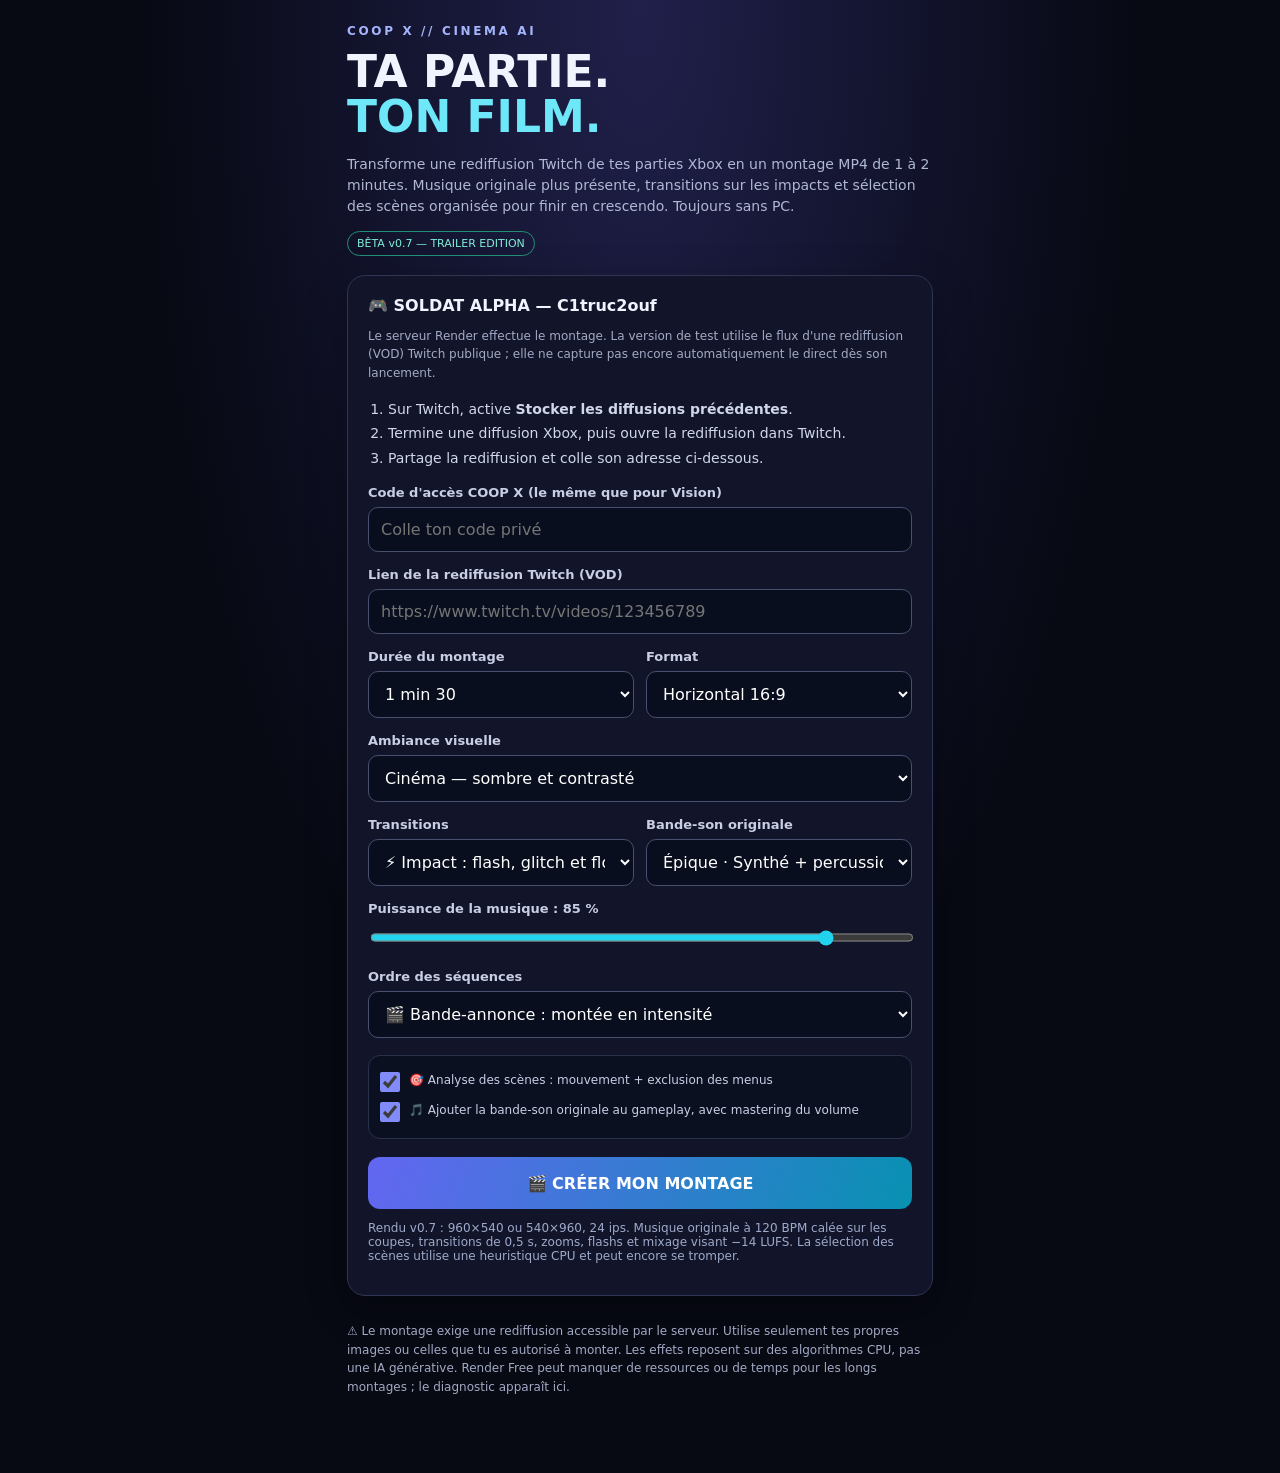
<file: coopx-vision/cinema.html>
<!doctype html>
<html lang="fr">
<head><meta charset="utf-8"><meta name="viewport" content="width=device-width, initial-scale=1, viewport-fit=cover">
<title>COOP X CINEMA AI — Test v0.7</title>
<style>
:root{color-scheme:dark;font-family:system-ui,-apple-system,Segoe UI,Roboto,sans-serif;background:#070913;color:#f0f4ff}
*{box-sizing:border-box}body{margin:0;background:radial-gradient(ellipse at top,#20204b 0%,#070913 55%);min-height:100vh}
main{max-width:620px;margin:0 auto;padding:24px 17px 65px}.logo{color:#a5b4fc;letter-spacing:.22em;font-weight:900;font-size:12px}
h1{font-size:clamp(28px,8vw,44px);line-height:1.02;margin:12px 0}.accent{color:#6ee7f9}.sub{line-height:1.5;color:#b0b8d3;font-size:14px}
.card{background:#121529;border:1px solid #2f3654;border-radius:18px;padding:20px;margin-top:19px;box-shadow:0 12px 40px #0004}
label{display:block;font-size:13px;color:#c8cee5;font-weight:700;margin:15px 0 7px}
input,select{font:inherit;width:100%;padding:12px;border-radius:10px;border:1px solid #47506e;background:#090e1e;color:white}
input:focus,select:focus{outline:2px solid #818cf8}
.grid{display:grid;grid-template-columns:1fr 1fr;gap:12px}
button{font:inherit;cursor:pointer;border:0;border-radius:12px;padding:14px 16px;background:linear-gradient(110deg,#6366f1,#0891b2);color:white;font-weight:800;width:100%;margin-top:18px;min-height:52px}
button:disabled{cursor:not-allowed;opacity:.55}.muted{color:#9eaaca;font-size:12px}.status{padding:13px;border-radius:12px;background:#0b1020;border:1px solid #394360;margin-top:14px;font-size:13px;overflow-wrap:anywhere}
.bar{background:#29324a;height:11px;overflow:hidden;border-radius:100px;margin:12px 0}.fill{height:100%;width:0;background:linear-gradient(90deg,#22d3ee,#818cf8);transition:width .35s}
a{color:#7dd3fc}.steps{font-size:14px;color:#d0d7ed;line-height:1.75;padding-left:20px}
.pill{padding:5px 9px;color:#80eed7;border:1px solid #218e76;border-radius:30px;font-size:11px;display:inline-block}
.small{font-size:12px;color:#a3aac5;line-height:1.55}.hidden{display:none}.toggles{margin:17px 0 0;padding:6px 11px;background:#0b1020;border:1px solid #29324a;border-radius:12px}.toggles label{display:flex;align-items:flex-start;gap:9px;font-weight:500;font-size:12px;line-height:1.45;margin:10px 0}.toggles input[type=checkbox]{width:20px;height:20px;flex:none;margin:0;accent-color:#818cf8}input[type=range]{height:25px;padding:0;accent-color:#22d3ee}
</style></head>
<body><main>
<div class="logo">COOP X // CINEMA AI</div>
<h1>TA PARTIE.<br><span class="accent">TON FILM.</span></h1>
<p class="sub">Transforme une rediffusion Twitch de tes parties Xbox en un montage MP4 de 1 à 2 minutes. Musique originale plus présente, transitions sur les impacts et sélection des scènes organisée pour finir en crescendo. Toujours sans PC.</p>
<div class="pill">BÊTA v0.7 — TRAILER EDITION</div>
<div class="card">
<strong>🎮 SOLDAT ALPHA — C1truc2ouf</strong>
<p class="small">Le serveur Render effectue le montage. La version de test utilise le flux d'une rediffusion (VOD) Twitch publique ; elle ne capture pas encore automatiquement le direct dès son lancement.</p>
<ol class="steps"><li>Sur Twitch, active <b>Stocker les diffusions précédentes</b>.</li><li>Termine une diffusion Xbox, puis ouvre la rediffusion dans Twitch.</li><li>Partage la rediffusion et colle son adresse ci-dessous.</li></ol>
<label for="key">Code d'accès COOP X (le même que pour Vision)</label>
<input id="key" type="password" autocomplete="off" placeholder="Colle ton code privé">
<label for="vod">Lien de la rediffusion Twitch (VOD)</label>
<input id="vod" type="url" inputmode="url" placeholder="https://www.twitch.tv/videos/123456789">
<div class="grid">
<div><label for="seconds">Durée du montage</label><select id="seconds"><option value="60">1 minute</option><option value="90" selected>1 min 30</option><option value="120">2 minutes</option></select></div>
<div><label for="orientation">Format</label><select id="orientation"><option value="landscape">Horizontal 16:9</option><option value="portrait">Vertical 9:16</option></select></div>
</div>
<label for="style">Ambiance visuelle</label><select id="style"><option value="cinema">Cinéma — sombre et contrasté</option><option value="arcade">Arcade — couleurs intenses</option></select>
<div class="grid"><div><label for="fx_style">Transitions</label><select id="fx_style"><option value="intense" selected>⚡ Impact : flash, glitch et flou</option><option value="extreme">🔥 Extrême : flashs et glitchs renforcés</option><option value="subtle">Fondus discrets</option></select></div><div><label for="score_style">Bande-son originale</label><select id="score_style"><option value="epic" selected>Épique · Synthé + percussions</option><option value="dark">Sombre · Basses + percussions</option></select></div></div>
<label for="music_level">Puissance de la musique : <strong id="music_level_label">85 %</strong></label>
<input id="music_level" type="range" min="0" max="100" step="5" value="85">
<label for="edit_mode">Ordre des séquences</label>
  <select id="edit_mode"><option value="trailer" selected>🎬 Bande-annonce : montée en intensité</option><option value="chronological">⏱ Ordre chronologique de la partie</option></select>
  <div class="toggles"><label><input type="checkbox" id="smart" checked> 🎯 Analyse des scènes : mouvement + exclusion des menus</label><label><input type="checkbox" id="soundtrack" checked> 🎵 Ajouter la bande-son originale au gameplay, avec mastering du volume</label></div>
<button id="start">🎬 CRÉER MON MONTAGE</button>
<p class="muted">Rendu v0.7 : 960×540 ou 540×960, 24 ips. Musique originale à 120 BPM calée sur les coupes, transitions de 0,5 s, zooms, flashs et mixage visant −14 LUFS. La sélection des scènes utilise une heuristique CPU et peut encore se tromper.</p>
</div>
<div class="card hidden" id="report">
<strong id="head">Préparation</strong>
<div class="bar"><div class="fill" id="fill"></div></div>
<p class="status" id="message" role="status">...</p>
<button class="hidden" id="download">⬇ TÉLÉCHARGER LE MP4</button>
<p class="small">Les vidéos sont conservées temporairement sur Render. Télécharge-les dès que le rendu est terminé ; un redémarrage du serveur peut les effacer.</p>
</div>
<p class="small" style="margin-top:26px">⚠️ Le montage exige une rediffusion accessible par le serveur. Utilise seulement tes propres images ou celles que tu es autorisé à monter. Les effets reposent sur des algorithmes CPU, pas une IA générative. Render Free peut manquer de ressources ou de temps pour les longs montages ; le diagnostic apparaît ici.</p>
</main>
<script>
(()=>{'use strict';
const $=s=>document.getElementById(s), start=$('start'), msg=$('message'), report=$('report'), dl=$('download');
$('music_level').addEventListener('input',()=>{$('music_level_label').textContent=$('music_level').value+' %'});
let currentId=null,poll=null;
const headers=()=>({'Content-Type':'application/json','x-coopx-token':$('key').value.trim()});
const fail=(s)=>{report.classList.remove('hidden');msg.textContent=s;start.disabled=false};
async function readJSON(url,options){const r=await fetch(url,options);let data;try{data=await r.json()}catch{throw new Error('Réponse serveur illisible (Render en veille ?).')};if(!r.ok)throw new Error(typeof data.detail==='string'?data.detail:'Erreur HTTP '+r.status);return data}
async function check(){
if(!currentId)return;
try{
const data=await readJSON('/api/cinema/jobs/'+currentId,{headers:headers()});
report.classList.remove('hidden');
$('fill').style.width=Math.min(100,Math.max(0,data.progress||0))+'%';
$('head').textContent=({queued:'En file',connecting:'Connexion à Twitch',analyzing:'Analyse des scènes',processing:'Montage vidéo',ready:'🎉 Vidéo prête',failed:'Échec du rendu'})[data.status]||data.status;
msg.textContent=(data.detail||'')+(data.status==='processing'?' — '+data.progress+' %':'');
if(data.status==='ready'||data.status==='failed'){
clearInterval(poll);poll=null;start.disabled=false;
dl.classList.toggle('hidden',data.status!=='ready');
}
}catch(e){msg.textContent='Connexion au serveur : '+e.message}
}
start.addEventListener('click',async()=>{
const key=$('key').value.trim(),vod=$('vod').value.trim();
if(key.length<24)return fail('Colle d’abord ton code privé COOP X (24 caractères minimum).');
if(!vod)return fail('Colle une adresse de rediffusion Twitch.');
start.disabled=true;report.classList.remove('hidden');dl.classList.add('hidden');$('head').textContent='Création du montage';msg.textContent='Envoi de la demande...';$('fill').style.width='0%';
try{
const data=await readJSON('/api/cinema/jobs',{method:'POST',headers:headers(),body:JSON.stringify({vod_url:vod,target_seconds:Number($('seconds').value),orientation:$('orientation').value,style:$('style').value,smart:$('smart').checked,soundtrack:$('soundtrack').checked,music_level:Number($('music_level').value),fx_style:$('fx_style').value,score_style:$('score_style').value,edit_mode:$('edit_mode').value})});
currentId=data.job_id;clearInterval(poll);poll=setInterval(check,5000);await check();
}catch(e){fail(e.message)}
});
dl.addEventListener('click',async()=>{
if(!currentId)return;dl.disabled=true;dl.textContent='Téléchargement...';
try{const r=await fetch('/api/cinema/jobs/'+currentId+'/download',{headers:{'x-coopx-token':$('key').value.trim()}});
if(!r.ok)throw new Error('Téléchargement impossible : '+r.status);
const blob=await r.blob(),url=URL.createObjectURL(blob),a=document.createElement('a');a.href=url;a.download='COOP_X_CINEMA_C1truc2ouf.mp4';document.body.appendChild(a);a.click();a.remove();setTimeout(()=>URL.revokeObjectURL(url),30000)}
catch(e){msg.textContent=e.message}finally{dl.disabled=false;dl.textContent='⬇ TÉLÉCHARGER LE MP4'}
});
})();
</script></body></html>
</file>
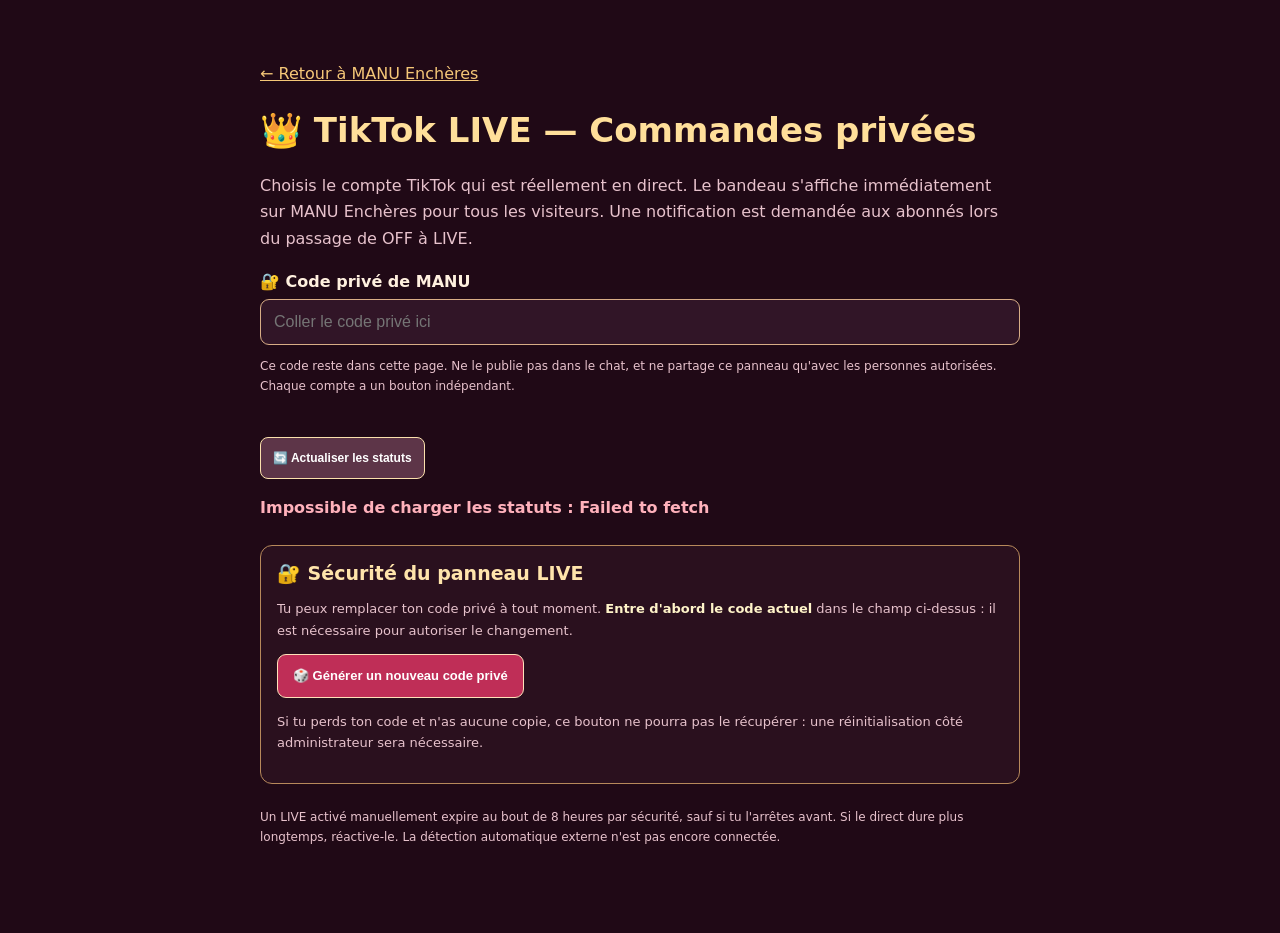
<file: enchere-manu/tiktok-admin.html>
<!doctype html>
<html lang="fr">
<head>
 <meta charset="utf-8">
 <meta name="viewport" content="width=device-width,initial-scale=1">
 <meta name="robots" content="noindex,nofollow">
 <meta name="theme-color" content="#200916">
 <title>MANU — Commandes privées TikTok LIVE</title>
 <link rel="stylesheet" href="./tiktok-live.css?v=20261027code1">
 <script src="./tiktok-admin.js?v=20261027code1" defer></script>
</head>
<body class="tiktok-admin-page">
 <main class="tiktok-admin-wrap">
  <p><a href="./live.html" style="color:#f5c778">← Retour à MANU Enchères</a></p>
  <h1>👑 TikTok LIVE — Commandes privées</h1>
  <p>Choisis le compte TikTok qui est réellement en direct. Le bandeau s'affiche immédiatement sur MANU Enchères pour tous les visiteurs. Une notification est demandée aux abonnés lors du passage de OFF à LIVE.</p>
  <label for="admin-tiktok-code">🔐 Code privé de MANU</label>
  <input type="password" id="admin-tiktok-code" autocomplete="off" spellcheck="false" placeholder="Coller le code privé ici">
  <p class="tiktok-admin-small">Ce code reste dans cette page. Ne le publie pas dans le chat, et ne partage ce panneau qu'avec les personnes autorisées. Chaque compte a un bouton indépendant.</p>
  <div id="admin-tiktok-accounts" class="tiktok-admin-accounts" aria-label="État des quatre comptes TikTok"></div>
  <button class="tiktok-admin-refresh" id="admin-tiktok-refresh" type="button">🔄 Actualiser les statuts</button>
  <p id="admin-tiktok-feedback" class="tiktok-admin-note" role="status" aria-live="polite"></p>
  <section class="tiktok-admin-security" aria-labelledby="tiktok-admin-security-title">
    <h2 id="tiktok-admin-security-title">🔐 Sécurité du panneau LIVE</h2>
    <p>Tu peux remplacer ton code privé à tout moment. <strong>Entre d'abord le code actuel</strong> dans le champ ci-dessus : il est nécessaire pour autoriser le changement.</p>
    <button id="admin-tiktok-rotate" class="tiktok-admin-rotate" type="button">🎲 Générer un nouveau code privé</button>
    <div id="admin-tiktok-new-code-box" class="tiktok-admin-new-code" hidden>
      <label for="admin-tiktok-new-code">✅ Ton nouveau code privé</label>
      <input type="text" id="admin-tiktok-new-code" readonly autocomplete="off" spellcheck="false" aria-describedby="admin-tiktok-save-tip">
      <button type="button" id="admin-tiktok-copy-code" class="tiktok-admin-copy">📋 Copier le nouveau code</button>
      <p id="admin-tiktok-save-tip"><strong>Enregistre-le dans ton gestionnaire de mots de passe.</strong> Le précédent code ne fonctionne plus. Celui-ci ne sera plus affiché après avoir quitté ou rechargé la page.</p>
    </div>
    <p class="tiktok-admin-small">Si tu perds ton code et n'as aucune copie, ce bouton ne pourra pas le récupérer : une réinitialisation côté administrateur sera nécessaire.</p>
  </section>
  <p class="tiktok-admin-small">Un LIVE activé manuellement expire au bout de 8 heures par sécurité, sauf si tu l'arrêtes avant. Si le direct dure plus longtemps, réactive-le. La détection automatique externe n'est pas encore connectée.</p>
 </main>
</body>
</html>
</file>
<file: enchere-manu/style.css>
@import url('https://fonts.googleapis.com/css2?family=DM+Sans:wght@400;500;600;700;800;900&family=Playfair+Display:wght@600;700;800;900&display=swap');
:root{color-scheme:dark;--bg:#15050b;--panel:#260913;--panel2:#360e1d;--gold:#ffd88a;--gold2:#d5a749;--cream:#fff5e5;--muted:#d0aeb7;--red:#d72653}
*{box-sizing:border-box}html{scroll-behavior:smooth}body{margin:0;min-width:320px;background:radial-gradient(ellipse at 50% 6%,#661327 0,#2b0916 36%,#10040a 78%);color:var(--cream);font-family:'DM Sans',Arial,sans-serif;line-height:1.6}
button,input{font:inherit}button{cursor:pointer}button:disabled{cursor:not-allowed;opacity:.48}button:focus-visible,input:focus-visible,a:focus-visible{outline:3px solid #fff6b9;outline-offset:3px}a{color:inherit}h1,h2,h3,p{margin-top:0}
.wrap{width:min(1160px,calc(100% - 32px));margin-inline:auto}.curtain{position:absolute;top:0;height:460px;width:22vw;z-index:-1;pointer-events:none;background:repeating-linear-gradient(90deg,#4a0718 0,#76132b 13%,#310715 21%,#660c26 29%);mask-image:linear-gradient(#000 35%,transparent 100%);opacity:.64}
.curtain-left{left:0;border-radius:0 0 70% 0}.curtain-right{right:0;border-radius:0 0 0 70%}.stage-lights{position:absolute;inset:0 0 auto;height:540px;z-index:-1;background-image:radial-gradient(circle,#f8bf69 1px,transparent 3px);background-size:85px 95px;opacity:.22;mask-image:linear-gradient(#000,transparent)}
.masthead{height:92px;display:flex;align-items:center;justify-content:space-between;gap:16px;border-bottom:1px solid #a669514f}.brand{display:flex;align-items:center;gap:10px;text-decoration:none;color:var(--gold);font-family:'Playfair Display',Georgia,serif;font-size:17px;font-weight:900;line-height:1.1;letter-spacing:.02em}.brand small{display:block;font:800 9px 'DM Sans',sans-serif;letter-spacing:.31em;margin-top:5px}.brand-star{font-size:39px;text-shadow:0 0 20px #f1c65a}.live-status{display:flex;align-items:center;gap:10px;font-weight:800;font-size:12px;letter-spacing:.055em;color:#fdd8a1;background:#421323;border:1px solid #7c2d41;padding:9px 13px;border-radius:50px}.live-pulse,.dot{display:inline-block;background:#58e3a0;box-shadow:0 0 0 4px #2c9f6b36;border-radius:50%;height:9px;width:9px;flex-shrink:0;animation:pulse 1.7s infinite}.live-status.offline .live-pulse{background:#ff7070;box-shadow:none;animation:none}
.intro{text-align:center;padding:34px 0 22px}.eyebrow,.label-gold{font-size:11px;color:var(--gold);letter-spacing:.24em;font-weight:900}.intro h1{margin:5px 0;font:900 clamp(46px,7vw,83px)/1.17 'Playfair Display',Georgia,serif;text-shadow:0 2px 0 #9c642a,0 0 35px #f2a7503a}.intro em{color:var(--gold);font-style:normal}.intro p{font-size:15px;color:#eac6cd;margin:12px auto 0}.intro strong{color:#fff}.marquee{margin:0 0 24px;padding:10px;text-align:center;background:linear-gradient(90deg,#c68d32,#f9da92 50%,#c18b2d);box-shadow:0 6px 24px #0008;color:#40101f;font-size:11px;font-weight:900;letter-spacing:.15em;border-radius:5px}
.columns{display:grid;grid-template-columns:minmax(0,1.06fr) minmax(340px,.94fr);gap:24px;align-items:start}.lot-panel,.bid-panel{border:1px solid #946039aa;background:linear-gradient(145deg,#32101d,#1c0711 58%,#300d1c);box-shadow:0 18px 50px #0008;border-radius:14px;overflow:hidden}.lot-label{display:flex;justify-content:space-between;align-items:center;background:#471525;padding:12px 20px;color:var(--gold);font-size:12px;letter-spacing:.13em;font-weight:900}.star-rating{color:#ffe08a;letter-spacing:.14em}
.portrait-frame{margin:16px 16px 0;position:relative;aspect-ratio:4/5;overflow:hidden;border:5px solid #ae7940;outline:1px solid #fae0a09c;border-radius:6px;background:#6c1831}.portrait-frame picture{display:block;width:100%;height:100%}.portrait-frame img{display:block;width:100%;height:100%;object-fit:contain;object-position:center;filter:saturate(1.02)}.photo-stamp{position:absolute;right:12px;bottom:14px;display:grid;align-content:center;text-align:center;background:#7d0925e8;border:2px dashed #ffdb9c;border-radius:50%;width:109px;height:109px;transform:rotate(-13deg);font-weight:900;font-size:12px;line-height:1.3;box-shadow:0 6px 20px #000b}.photo-stamp small{font-size:8px;color:var(--gold)}
.lot-body{padding:26px}.lot-body h2{font:900 clamp(36px,5vw,54px)/1 'Playfair Display',Georgia,serif;letter-spacing:.01em;margin:10px 0 12px;color:#ffe2ac}.lot-body h2 span{display:block;font:900 15px 'DM Sans',sans-serif;color:white;letter-spacing:.17em;margin-top:8px}.subtitle{font-style:italic;color:#ffced7;font-size:15px}.tags{display:flex;flex-wrap:wrap;gap:7px;margin:20px 0 28px}.tags span{background:#6c1c34;border:1px solid #99526c;padding:5px 9px;border-radius:50px;color:#ffe6c3;font-weight:900;font-size:10px}.lot-body h3{font-size:13px;letter-spacing:.16em;color:var(--gold);border-bottom:1px solid #a77a4f80;padding-bottom:9px;margin:0 0 16px}.lot-body p{font-size:14px;color:#f4dce1;line-height:1.76}.lot-body strong{color:#fff4d2}.specs{border:1px solid #ae71493f;border-radius:10px;margin:22px 0;background:#45142550}.specs div{padding:10px 14px;display:grid;grid-template-columns:100px 1fr;gap:12px;font-size:12px;border-bottom:1px solid #ae714935}.specs div:last-child{border:0}.specs span{font-weight:900;letter-spacing:.06em;color:var(--gold)}.specs strong{font-weight:700}.warning{background:#632036;border-left:4px solid #ffdb8f;padding:16px;border-radius:6px;font-size:13px!important}.fine-print{font-size:11px!important;opacity:.64;margin-bottom:0}
.bid-panel{position:sticky;top:16px}.bid-header{background:#4c1024;text-align:center;padding:15px 12px;color:#ffe5b1;letter-spacing:.11em;font-weight:900;font-size:12px;display:flex;gap:8px;justify-content:center;align-items:center}.bid-header .dot{width:7px;height:7px;background:var(--gold)}.bid-live{color:#ff7c94;margin-left:auto;font-size:11px}.price-card{text-align:center;padding:27px 16px 21px;background:radial-gradient(ellipse at center,#691a36,#3c1024 65%,#2b0c19)}.price-heading{letter-spacing:.23em;font-size:11px;font-weight:900;color:#ffdda1}.amount{font:900 clamp(68px,8vw,94px)/1.24 'Playfair Display',Georgia,serif;color:#ffdd95;text-shadow:0 0 28px #ffbf583f;font-variant-numeric:tabular-nums}.amount small{font-size:.43em;vertical-align:18%;font-family:inherit}.fake-currency{font-size:10px;color:#e0a5b6;letter-spacing:.12em;font-weight:800}.top-bidder{margin:20px auto 0;background:#2d0a1bbd;padding:9px 13px;border:1px solid #a35462b0;border-radius:50px;width:max-content;max-width:100%;overflow-wrap:anywhere;font-size:13px;font-weight:800}
.stats-row{display:grid;grid-template-columns:repeat(3,1fr);background:#1b0711;border-block:1px solid #9c5c4580}.stats-row div{text-align:center;padding:17px 5px;border-right:1px solid #a474543b}.stats-row div:last-child{border-right:0}.stats-row strong{display:block;font:900 24px 'Playfair Display',serif;color:#ffdd9e}.stats-row span{font-weight:900;font-size:9px;letter-spacing:.1em;color:#dbafb7}
.bid-form{padding:24px}.bid-form h2{font:900 24px 'Playfair Display',Georgia,serif;color:#fff0d3;margin:0 0 18px}.bid-form label{display:block;font-size:11px;font-weight:900;color:#f9d3d8;letter-spacing:.13em;margin:18px 0 8px}.bid-form input{width:100%;background:#16060e;color:#fff;border:1px solid #a16867;border-radius:7px;padding:14px 15px;outline:0;font-weight:800}.bid-form input::placeholder{color:#af8595}.bid-form input:focus{border-color:#ffdb91;box-shadow:0 0 0 2px #ffdc913f}.amount-entry{position:relative}.amount-entry>span{position:absolute;left:17px;top:50%;transform:translateY(-50%);font-weight:900;font-size:27px;color:var(--gold)}.amount-entry input{padding-left:54px;font-size:26px}.quick-bids{display:grid;grid-template-columns:repeat(4,1fr);gap:8px;margin:12px 0 17px}.quick-bids button{padding:10px 4px;background:#4b1a2b;border:1px solid #a8726a;border-radius:8px;color:#ffe4bd;font-weight:900;font-size:14px;transition:.18s}.quick-bids button:hover{background:#8e2946;transform:translateY(-2px)}.bid-submit{display:block;width:100%;background:linear-gradient(100deg,#ffe8a0,#f3b651 50%,#fff0b7);color:#35101b;border:0;border-radius:9px;padding:17px 12px;font-size:20px;font-weight:900;box-shadow:0 5px 0 #8f4d1d,0 11px 22px #0007;transition:transform .13s}.bid-submit:hover:not(:disabled){filter:brightness(1.08);transform:translateY(-2px)}.bid-submit:active{transform:translateY(3px);box-shadow:0 2px 0 #8f4d1d}.form-hint{font-size:11px;text-align:center;line-height:1.5;color:#ddb8c3;margin:22px 4px 0}.feedback{min-height:23px;text-align:center;font-size:13px;font-weight:900;margin:12px 0 0}.feedback.success{color:#82f2b0}.feedback.error{color:#ff8a9e}.feedback.info{color:#ffe0a3}
.bid-history{border-top:1px solid #a8785855;padding:21px 22px 13px;background:#1a0710}.section-heading{display:flex;align-items:center;justify-content:space-between;gap:9px}.section-heading h2{font-size:12px;letter-spacing:.08em;color:#ffe1ac;margin:0}.section-heading>span{font-size:9px;color:#b78d9a;text-align:right}.bid-history ol{padding:0;list-style:none;margin:15px 0 0}.bid-history li{display:flex;gap:10px;align-items:center;justify-content:space-between;padding:11px 4px;border-top:1px solid #ad74822b;font-size:13px}.bid-history li:first-child{border-top:0}.bid-history li:first-child .history-amount{color:#ffde88}.bid-history .history-name{font-weight:800;overflow-wrap:anywhere;min-width:0}.history-detail{font-size:10px;display:block;font-weight:500;color:#b8939b}.history-amount{white-space:nowrap;font-weight:900;color:white}.bid-history li.empty-list{justify-content:center;color:#bd9da5;font-size:12px}.share-button{width:calc(100% - 44px);display:block;margin:15px 22px 23px;padding:13px 9px;border:1px solid #b78656;border-radius:8px;background:transparent;color:#ffe1aa;font-size:12px;letter-spacing:.04em;font-weight:900}.share-button:hover{background:#62243a}
.signoff{text-align:center;margin:35px auto;font:italic 23px 'Playfair Display',Georgia,serif;color:#f2cfab}.signoff span{color:#ed6381}.footer{text-align:center;padding:22px;color:#9b7881;font-size:10px;border-top:1px solid #82534345;letter-spacing:.04em}.confetti-container{pointer-events:none;position:fixed;inset:0;overflow:hidden;z-index:50}.confetti-piece{position:absolute;top:-15px;width:8px;height:15px;animation:fall var(--duration) linear forwards;left:var(--left);transform:rotate(var(--angle));background:var(--color)}
@keyframes fall{to{top:105vh;transform:translateX(var(--drift)) rotate(850deg);opacity:0}}@keyframes pulse{50%{opacity:.35;transform:scale(.7)}}
@media(max-width:830px){.columns{grid-template-columns:1fr}.bid-panel{position:static;grid-row:1}.portrait-frame{aspect-ratio:4/5}.intro{padding-top:20px}.lot-body{padding:20px}.curtain{width:30vw}.marquee{font-size:9px}.bid-panel .amount{font-size:76px}}@media(max-width:480px){.wrap{width:calc(100% - 20px)}.masthead{height:70px}.brand{font-size:13px}.brand-star{font-size:27px}.live-status{font-size:9px;padding:7px}.intro h1{font-size:50px}.intro p{font-size:13px}.lot-label{font-size:10px}.bid-form{padding:19px}.stats-row span{font-size:8px}.lot-body h2{font-size:42px}.specs div{grid-template-columns:80px 1fr;font-size:11px}.signoff{font-size:18px}}
@media(prefers-reduced-motion:reduce){*,*::before,*::after{animation-duration:.01ms!important;scroll-behavior:auto!important;transition:none!important}}

/* Version Android/cache : bouton Chrome et affiche JPG */
.browser-tools{display:flex;align-items:center;justify-content:center;gap:10px;flex-wrap:wrap;margin:-5px 0 23px}
.browser-tools a,.browser-tools button{display:inline-flex;justify-content:center;align-items:center;padding:12px 17px;min-height:44px;border-radius:9px;text-decoration:none;font-weight:900;letter-spacing:.035em;font-size:11px;border:1px solid #c68d4c;transition:filter .2s;background:#48192a;color:#ffe6ad}
.browser-tools .chrome-launch{background:linear-gradient(110deg,#ffe4a2,#e9b65c);color:#361422;border-color:#e1b65d}
.browser-tools a:hover,.browser-tools button:hover{filter:brightness(1.12)}
@media(max-width:480px){.browser-tools{display:grid;grid-template-columns:1fr 1fr;gap:8px}.browser-tools a,.browser-tools button{font-size:10px;padding:10px 6px}}

/* Alertes opt-in et messages de surenchère */
.push-box{padding:19px 23px 22px;background:linear-gradient(125deg,#47203c,#321323);border-top:1px solid #a8795a80;border-bottom:1px solid #a8795a80}
.push-head{display:flex;align-items:center;gap:12px;margin-bottom:13px}
.push-head .push-bell{font-size:27px;line-height:1}
.push-head strong{display:block;font-size:13px;letter-spacing:.08em;color:#ffe1a3}
.push-head span:not(.push-bell){display:block;font-size:12px;color:#e1b9c8}
.push-button{width:100%;min-height:44px;border:1px solid #f1b465;border-radius:8px;background:#5d2037;color:#ffdf98;font-weight:900;font-size:12px;letter-spacing:.04em;padding:13px 8px}
.push-button:hover:not(:disabled){background:#8c2e50}
.push-button:disabled{opacity:.65}
.push-status{font-size:11px;line-height:1.5;color:#e5bfd0;text-align:center;margin:9px auto 0}
.bid-toast{position:fixed;z-index:100;left:50%;bottom:20px;transform:translate(-50%,125%);width:min(470px,calc(100% - 30px));background:#43162d;color:#ffe9b2;border:2px solid #e9b66a;border-radius:14px;padding:16px 17px;font-size:14px;line-height:1.5;box-shadow:0 15px 45px #000b;pointer-events:none;opacity:0;transition:transform .3s ease,opacity .3s ease;text-align:center;font-weight:900}
.bid-toast.visible{transform:translate(-50%,0);opacity:1}

/* Affichage explicite des étapes Apple iOS : installation sur l'écran d'accueil */
.apple-device .chrome-launch{display:none!important}
.apple-device .browser-tools{display:flex;justify-content:center}
.ios-setup[hidden]{display:none!important}
.ios-setup{margin-top:14px;padding:16px;background:#220d1c;border:1px solid #d5a749;border-radius:10px;color:#ffe6d0;font-size:12px;line-height:1.6}
.ios-setup>strong{display:block;font-size:13px;color:#ffe0a0;margin-bottom:10px}
.ios-setup ol{margin:8px 0 12px;padding-left:19px}
.ios-setup li{margin-bottom:8px}
.ios-setup b{color:#fff4ba}
.ios-setup p{font-size:11px;color:#deb5c2;margin:10px 0 0}
</file>
<file: enchere-manu/chat.css>
/* MANU : salon de discussion public / Android + iPhone */
.chat-jump{display:flex;align-items:center;justify-content:center;gap:10px;margin:-4px auto 22px;padding:14px 10px;text-decoration:none;color:#ffe0a9;border:1px solid #e0ae68;border-radius:10px;background:#562038;text-align:center;font-weight:900;font-size:12px}.chat-jump:hover{background:#84304c}
.chat-shell{scroll-margin-top:18px;margin:33px 0;background:#290e1c;border:1px solid #d5a65d;border-radius:15px;overflow:hidden;box-shadow:0 15px 42px #0008}
.chat-header{display:flex;justify-content:space-between;align-items:center;gap:15px;padding:22px;background:linear-gradient(115deg,#60203a,#401127);border-bottom:1px solid #bf9156}
.chat-header h2{font:900 clamp(25px,3vw,37px) 'Playfair Display',Georgia,serif;color:#ffe1a9;margin:5px 0}
.chat-kicker{font-size:10px;color:#ffddaa;font-weight:900;letter-spacing:.14em}
.chat-header p{font-size:13px;margin:0;color:#f1cdd8}
.chat-live{white-space:nowrap;border:1px solid #ba7280;padding:7px 10px;background:#230916;border-radius:40px;font-size:10px;color:#ffe6b4;font-weight:900}.chat-live i{display:inline-block;width:7px;height:7px;background:#5fe0a4;border-radius:50%;margin-right:4px}
.chat-content{display:grid;grid-template-columns:minmax(0,1.35fr) minmax(285px,.75fr)}
.chat-wall{min-width:0;position:relative;display:flex;flex-direction:column;border-right:1px solid #aa73594f}
.chat-tools{display:flex;align-items:center;justify-content:space-between;gap:8px;padding:13px;border-bottom:1px solid #a16a5f55}
.chat-tools strong{font-size:12px;color:#ffdfa9}
.chat-tools button{color:#fff1ca;background:#50243b;border:1px solid #b98b60;padding:6px 10px;border-radius:7px;font-size:11px}
.chat-feed{height:440px;min-height:250px;max-height:55vh;overflow-y:auto;padding:12px 16px;scroll-behavior:smooth;overscroll-behavior:contain}
.chat-empty,.chat-loading{font-size:14px;color:#e0bbca;text-align:center;margin:100px auto}
.chat-message{display:flex;gap:9px;align-items:flex-start;padding:13px 0;border-bottom:1px solid #95677640}
.chat-avatar{flex:none;display:grid;place-items:center;width:34px;height:34px;border:1px solid #d6a354;background:#682743;border-radius:50%;color:#ffe8ae;font-weight:900}
.chat-bubble{min-width:0;flex:1}.chat-meta{display:flex;align-items:baseline;flex-wrap:wrap;gap:8px}.chat-author{font-size:12px;font-weight:900;color:#ffdda0;overflow-wrap:anywhere}.chat-time{font-size:10px;color:#c4a2ad}.chat-body{font-size:14px;color:#ffe8ea;white-space:pre-wrap;overflow-wrap:anywhere;line-height:1.5;margin:5px 0}.chat-report{background:none;border:0;color:#d9a9b9;text-decoration:underline;font-size:10px;opacity:.65;padding:0 3px}.chat-report:hover{opacity:1}
.chat-image-link{display:block;max-width:100%;width:max-content}.chat-image{display:block;width:auto;height:auto;max-width:100%;max-height:290px;border-radius:8px;border:1px solid #d8a86c}
.chat-system-note{text-align:center;background:#25101b;color:#d7b0bf;padding:10px;font-size:11px;border-top:1px solid #a16b624f}.chat-unread{position:absolute;left:50%;bottom:46px;transform:translateX(-50%);background:#762c49;color:#ffe9b3;border:1px solid #f9d484;border-radius:40px;padding:8px 15px;white-space:nowrap;font-weight:900;box-shadow:0 5px 17px #000a}
.chat-form{min-width:0;padding:19px;background:#30101e}.chat-form h3{font:900 22px 'Playfair Display',Georgia,serif;color:#ffe2a5;margin:0 0 12px}.chat-form label:not(.chat-pick-photo){display:block;font-size:11px;font-weight:900;letter-spacing:.09em;color:#efcfd8;margin:12px 0 6px}
.chat-form input[type=text],.chat-form textarea{width:100%;background:#1a0912;border:1px solid #a77571;color:#fff1e3;border-radius:8px;padding:12px;font-size:14px;outline:0;resize:vertical}.chat-form input:focus,.chat-form textarea:focus{border-color:#ffdd96;box-shadow:0 0 0 2px #ffdb8d29}
.chat-action-row{display:flex;flex-wrap:wrap;gap:8px;margin:10px 0}.chat-tool-button{display:inline-block;border:1px solid #b58a69;background:#612741;color:#ffe1ac;border-radius:7px;font-size:12px;font-weight:900;padding:10px;cursor:pointer}.chat-tool-button:hover{background:#823553}.chat-file-input{position:absolute;width:1px;height:1px;opacity:0;pointer-events:none}
.chat-emoji-picker[hidden],.chat-photo-preview[hidden],.chat-unread[hidden]{display:none!important}
.chat-emoji-picker{display:grid;grid-template-columns:repeat(8,1fr);gap:4px;background:#271022;border:1px solid #aa7181;border-radius:9px;padding:8px;margin:12px 0}.chat-emoji-picker button{font-size:22px;padding:5px 0;min-height:36px;background:transparent;border:0;border-radius:5px}.chat-emoji-picker button:hover{background:#6a2a46}
.chat-photo-preview{margin:12px 0;padding:10px;border:1px dashed #d9af7c;border-radius:9px;background:#4e2036}.chat-photo-preview img{display:block;max-width:100%;max-height:150px;border-radius:7px}.chat-photo-preview button{padding:7px 9px;margin-top:8px;border:1px solid #a26a77;border-radius:7px;background:#66293e;color:#ffe4e5;font-size:12px}
.chat-char-count{text-align:right;color:#cbaebc;font-size:10px}.chat-submit{display:block;width:100%;border:0;border-radius:8px;padding:15px 8px;background:linear-gradient(120deg,#ffe4aa,#e8b55b);color:#461527;font-weight:900;box-shadow:0 4px 0 #865026}.chat-submit:disabled{opacity:.58}
.chat-feedback{font-size:12px;color:#f3d1b9;margin:15px 0 0;min-height:19px}.chat-feedback.error{color:#ff9baa}.chat-feedback.success{color:#8fe0a2}.chat-disclaimer{font-size:10px;color:#c5a3b1;margin:11px 0 0;line-height:1.5}
@media(max-width:850px){.chat-content{grid-template-columns:1fr}.chat-wall{border-right:0;border-bottom:1px solid #a077605c}.chat-feed{height:390px;max-height:60vh}.chat-form{padding:20px}}
@media(max-width:470px){.chat-header{flex-wrap:wrap}.chat-live{font-size:9px}.chat-jump{font-size:10px}.chat-emoji-picker{grid-template-columns:repeat(6,1fr)}}
@media(prefers-reduced-motion:reduce){.chat-feed{scroll-behavior:auto}}
/* GIF selector — vintage libraries + GIPHY link sharing */
.chat-gif-panel[hidden],.chat-gif-choice[hidden]{display:none!important}
.chat-gif-panel{margin:12px 0;padding:13px;border-radius:12px;border:1px solid #e0b46c;background:#200d1a}
.chat-gif-top{display:flex;align-items:center;justify-content:space-between;gap:9px;margin-bottom:10px}
.chat-gif-top strong{font-size:13px;color:#ffe7b8}
.chat-gif-top span{font-size:10px;color:#d6b3c5}
.chat-gif-search{display:flex;gap:7px}
.chat-gif-search input{width:100%;min-width:0;border:1px solid #b88769;border-radius:7px;padding:10px 11px;background:#14050e;color:#fff;font-size:13px}
.chat-gif-search button{border:1px solid #d6aa77;border-radius:7px;background:#77354e;color:#fff1cc;font-weight:900;padding:9px 13px}
.chat-gif-note{color:#d8b8c5;font-size:10px;line-height:1.6;margin:9px 0}
.chat-gif-results{display:grid;grid-template-columns:repeat(3,minmax(0,1fr));gap:7px;max-height:330px;overflow-y:auto;padding:4px 1px}
.chat-gif-tile{min-width:0;position:relative;border:1px solid #a77266;border-radius:8px;overflow:hidden;background:#351524;padding:0;cursor:pointer;color:#ffe3b3}
.chat-gif-tile:hover{border-color:#ffda8a}
.chat-gif-tile img{display:block;width:100%;height:96px;object-fit:cover}
.chat-gif-tile small{display:block;white-space:nowrap;overflow:hidden;text-overflow:ellipsis;padding:3px 6px;font-size:9px;color:#eed5d5}
.chat-gif-info{font-size:12px;color:#eac5d1;grid-column:1/-1}
.chat-giphy-paste{margin-top:15px;padding-top:11px;border-top:1px solid #ac74765c}
.chat-giphy-open{width:100%;padding:10px 12px;margin-bottom:11px;border:1px solid #c59b80;border-radius:8px;background:#583046;color:white;font-size:12px;font-weight:900}
.chat-giphy-paste label{display:block;margin:8px 0 6px;color:#ffe2bd;font-size:11px;font-weight:800}
.chat-giphy-paste input{width:100%;background:#1a0b15;border:1px solid #b68c7c;color:#fff;border-radius:8px;padding:10px;font-size:12px}
#chat-gif-use-url{width:100%;margin-top:8px;padding:10px;border:0;border-radius:8px;background:linear-gradient(105deg,#ffe2a6,#eabc6f);color:#421126;font-weight:900;font-size:12px}
.chat-gif-choice{margin:10px 0;padding:10px;border:1px dashed #ffcf89;border-radius:9px;background:#452032}
.chat-gif-choice strong{display:block;font-size:11px;color:#ffdda8;margin-bottom:8px}
.chat-gif-choice img{display:block;width:auto;max-width:100%;max-height:170px;border-radius:9px}
.chat-gif-choice button{display:block;margin-top:9px;border:1px solid #c5869d;color:#fff1e1;background:#63263d;border-radius:6px;padding:6px 10px;font-size:11px}
.chat-gif-source{display:block;font-size:9px;color:#cf9cbb;margin-top:5px}
@media(max-width:440px){.chat-gif-results{grid-template-columns:repeat(2,minmax(0,1fr))}.chat-gif-tile img{height:100px}}

/* Micro mobile : vocaux de 15 secondes, aperçu, progression et lecture */
.chat-voice-panel[hidden],.chat-voice-preview[hidden]{display:none!important}
.chat-mic-button{border-color:#ffe0a0;background:#74304d}
.chat-mic-button.is-recording{background:#ae254b;color:#fff;border-color:#ffd0d8;animation:manuMicPulse 1.1s ease-in-out infinite}
@keyframes manuMicPulse{50%{box-shadow:0 0 0 5px #d6396038}}
.chat-voice-panel{margin:12px 0;padding:13px;border:1px solid #d6a76c;border-radius:10px;background:linear-gradient(125deg,#40203b,#2a1127)}
.chat-voice-panel-top{display:flex;justify-content:space-between;align-items:center;gap:12px}
.chat-voice-panel-top strong{font-size:12px;color:#ffe8b6}
.chat-voice-timer{font-size:13px;color:#fff2df;white-space:nowrap;font-variant-numeric:tabular-nums;font-weight:900}
.chat-voice-meter{height:8px;overflow:hidden;border-radius:20px;background:#160710;margin:12px 0;border:1px solid #936b69}
.chat-voice-meter span{display:block;height:100%;width:0;background:linear-gradient(90deg,#e7b261,#fb5c92);transition:width .13s linear}
.chat-voice-status{font-size:12px;color:#ffdeb7;line-height:1.5;margin:8px 0}
.chat-voice-preview{display:block;width:100%;height:47px;margin:13px 0;border-radius:25px;accent-color:#8c2a50}
.chat-voice-actions{display:flex;align-items:center;gap:10px;margin-top:8px}
.chat-voice-delete{border:1px solid #bc8198;background:#53223a;color:#fff1e8;border-radius:8px;padding:9px 12px;font-size:11px;font-weight:800}
.chat-voice-panel small{display:block;color:#d2abb9;font-size:10px;line-height:1.55;margin-top:10px}
.chat-voice-message{margin:10px 0 7px;padding:10px 12px;border:1px solid #bb8d6e;border-radius:12px;background:#462036;max-width:100%}
.chat-voice-message strong{display:block;color:#ffddaa;font-size:11px;margin-bottom:8px}
.chat-voice-message audio{display:block;width:min(100%,350px);height:45px;accent-color:#ac416b}
@media(prefers-reduced-motion:reduce){.chat-mic-button.is-recording{animation:none}.chat-voice-meter span{transition:none}}

/* Réactions synchronisées et podium des meilleures vannes. */
.chat-reactions{display:flex;flex-wrap:wrap;gap:6px;align-items:center;margin:10px 0 2px;padding:4px 0 2px}
.chat-reaction{display:flex;align-items:center;justify-content:center;gap:5px;min-height:33px;padding:5px 9px;border:1px solid #aa6c78;border-radius:20px;background:#451b30;color:#ffe6d7;font-size:12px;font-weight:900;transition:background .15s,border-color .15s}
.chat-reaction-icon{font-size:16px;line-height:1}
.chat-reaction:hover{background:#6b2a47}
.chat-reaction.is-selected{background:#7b294b;border-color:#ffde99;box-shadow:inset 0 0 0 1px #dca15f;color:white}
.chat-reaction:disabled{opacity:.55}
.chat-reaction-count{font-variant-numeric:tabular-nums}
.chat-reaction-total{font-size:10px;color:#d2afbc;margin-left:4px;white-space:nowrap}
.chat-top-three[hidden]{display:none!important}
.chat-top-three{padding:11px 13px;background:linear-gradient(95deg,#4c1b2e,#31111f);border-bottom:1px solid #d6a06280}
.chat-top-three>strong{display:block;font-size:11px;letter-spacing:.07em;color:#ffe2a8;margin-bottom:8px}
.chat-top-three ol{padding:0;margin:0;list-style:none;display:grid;gap:4px}
.chat-top-three li{min-width:0}
.chat-top-three li button{display:flex;align-items:center;text-align:left;gap:8px;width:100%;padding:7px 9px;border:1px solid #98546c66;border-radius:7px;background:#27101c;color:#ffe8da;font-size:11px}
.chat-top-three li button:hover{background:#5d2440}
.chat-top-three li b{white-space:nowrap;color:#ffe0a0}
.chat-top-three li span{flex:1;overflow:hidden;text-overflow:ellipsis;white-space:nowrap;color:#e7bfd0}
.chat-top-three li small{white-space:nowrap;font-size:11px;color:#fbdca7;font-weight:900}
@media(max-width:460px){.chat-reactions{gap:4px}.chat-reaction{min-height:33px;padding:5px 7px}.chat-reaction-total{width:100%}.chat-top-three li b{font-size:10px;max-width:34%;overflow:hidden;text-overflow:ellipsis}}

/* Réglages Voice FX, compatibles Safari iOS et Chrome Android */
.chat-voice-panel .voice-fx-label{display:block;margin:13px 0 7px;font-size:12px;font-weight:900;letter-spacing:.03em;color:#ffe2aa}
.voice-fx-select{display:block;width:100%;min-height:45px;padding:10px 35px 10px 11px;border:1px solid #e5b47c;border-radius:8px;color:#ffefda;background:#24111e;font-size:14px;font-weight:700;appearance:auto}
.voice-fx-select:focus-visible{outline:2px solid #fff0b4;outline-offset:2px}
.voice-fx-select:disabled{opacity:.6}
.voice-fx-status{font-size:11px;line-height:1.55;color:#f2c9d4;margin:8px 0}

/* Parcours vocal : choisir l'effet AVANT d'ouvrir le micro */
.chat-voice-record{display:block;width:100%;min-height:48px;margin:12px 0;padding:11px 15px;border:1px solid #fff0be;border-radius:9px;background:linear-gradient(105deg,#ffe19e,#d7a15c);color:#43152b;font-size:13px;font-weight:900;cursor:pointer;box-shadow:0 3px 0 #8a583f}
.chat-voice-record.is-recording{background:#ad294e;color:white;border-color:#ffd4df;box-shadow:0 0 0 3px #ca486f45;animation:manuMicPulse 1.1s ease-in-out infinite}
.chat-voice-record:disabled{opacity:.58;cursor:not-allowed}
.chat-voice-record:focus-visible{outline:2px solid white;outline-offset:3px}
@media(prefers-reduced-motion:reduce){.chat-voice-record.is-recording{animation:none}}
</file>
<file: enchere-manu/updates.css>
/* Mini-widget des mises à jour, conforme au thème cabaret. */
.updates-widget{max-width:100%;margin:-5px 0 18px;border:1px solid rgba(231,177,105,.72);border-radius:11px;background:linear-gradient(115deg,#371326,#2b0c1c);box-shadow:0 8px 21px #0004;overflow:hidden}
.updates-widget details{width:100%}
.updates-summary{display:flex;align-items:center;gap:11px;padding:12px 15px;cursor:pointer;list-style:none;min-height:65px;user-select:none}
.updates-summary::-webkit-details-marker{display:none}
.updates-summary::marker{content:""}
.updates-summary:hover{background:#8c37521a}
.updates-summary:focus-visible{outline:3px solid #ffdc96;outline-offset:-3px}
.updates-emblem{flex:none;width:37px;height:37px;display:grid;place-items:center;border-radius:10px;background:#7f3450;color:#ffe6b0;font-size:20px}
.updates-summary-copy{flex:1;display:flex;flex-direction:column;gap:2px;min-width:0}
.updates-heading{font-size:10px;font-weight:900;letter-spacing:.14em;color:#ffdc94}
.updates-headline{display:block;color:#f7dae0;font-size:12px;font-weight:700;white-space:nowrap;overflow:hidden;text-overflow:ellipsis}
.updates-date{flex:none;color:#e0b9ae;font-size:11px;white-space:nowrap}
.updates-chevron{font-size:22px;color:#f9dc9f;line-height:1;transition:transform .2s ease}
.updates-widget details[open] .updates-chevron{transform:rotate(180deg)}
.updates-body{padding:0 15px 13px 63px;border-top:1px solid #b37b6859}
#updates-list{padding:0;margin:0;list-style:none}
#updates-list li{display:flex;align-items:center;justify-content:space-between;gap:14px;min-width:0;padding:11px 0;border-bottom:1px solid #b67b6045}
#updates-list li:last-child{border-bottom:none}
.updates-item-info{display:block;min-width:0;flex:1}
.updates-item-info strong{display:block;font-size:12px;color:#ffe6b6;font-weight:800;line-height:1.5;overflow-wrap:anywhere}
.updates-item-info small{display:block;font-size:10px;color:#caa9b4;margin-top:2px}
#updates-list a{font-size:11px;color:#ffe0a3;white-space:nowrap;border:1px solid #a86a63;padding:6px 9px;border-radius:7px;text-decoration:none}
#updates-list a:hover{background:#61233e}
.updates-footnote{margin:7px 0 0;color:#b994a6;font-size:10px}
@media(max-width:480px){.updates-widget{margin-bottom:15px}.updates-summary{padding:11px 12px;gap:9px;min-height:61px}.updates-emblem{width:32px;height:32px;font-size:17px}.updates-heading{font-size:9px}.updates-headline{font-size:11px}.updates-date{font-size:9px}.updates-body{padding:0 12px 12px}.updates-item-info strong{font-size:11px}#updates-list a{font-size:10px;padding:6px}}
@media(prefers-reduced-motion:reduce){.updates-chevron{transition:none}}
</file>
<file: enchere-manu/flash-info.css>
/* Journal d'actualité de MANU — compact, lisible et accessible mobile */
.flash-news{margin:0 0 21px;border-radius:13px;border:1px solid #e4ad70;overflow:hidden;position:relative;background:linear-gradient(125deg,#50122b,#210810 68%);box-shadow:0 12px 30px #0007}
.flash-news::before{content:"";position:absolute;top:0;left:0;width:100%;height:3px;background:linear-gradient(90deg,#ff4259,#fdd38e,#ff4259)}
.flash-bar{display:flex;justify-content:space-between;align-items:center;gap:12px;background:linear-gradient(100deg,#b71c3b,#69142e);border-bottom:1px solid #f0aa775e;padding:8px 14px}
.flash-bar-title{display:flex;align-items:center;gap:9px;font-size:12px;font-weight:900;letter-spacing:.1em;color:#fff1dc}
.flash-pulse{width:8px;height:8px;flex:none;border-radius:50%;background:#fff;border:1px solid #fff;box-shadow:0 0 0 4px #fff3;animation:flashBlink 2s ease-in-out infinite}
.flash-bar-info{font-size:10px;letter-spacing:.08em;font-weight:700;color:#f9ccbe;text-align:right}
.flash-inner{display:flex;align-items:center;gap:14px;padding:14px 17px}
.flash-broadcast-mark{width:48px;height:48px;display:grid;place-items:center;flex:none;border-radius:12px;background:linear-gradient(140deg,#8d1740,#50112a);border:1px solid #b88276;font-size:26px}
.flash-copy{flex:1;min-width:0}
.flash-type{display:block;color:#ffd493;font-weight:900;letter-spacing:.1em;font-size:10px;margin-bottom:4px}
.flash-headline{font-size:clamp(13px,2.3vw,18px);font-weight:900;line-height:1.45;color:#fff4e3;overflow-wrap:anywhere;min-height:2.7em;margin:0}
.flash-meta{display:block;font-size:10px;color:#d4a3b4;margin-top:6px;letter-spacing:.06em}
.flash-controls{display:flex;align-items:center;justify-content:flex-end;gap:8px;padding:0 15px 13px;flex-wrap:wrap}
.flash-controls button{min-height:34px;border:1px solid #b88275;border-radius:7px;padding:7px 11px;background:#5d263d;color:#ffe7cc;font-size:11px;font-weight:800}
.flash-controls button:hover{background:#81314e}
.flash-controls button:focus-visible{outline:2px solid #fff5ba;outline-offset:2px}
.flash-controls button[aria-pressed="true"]{background:#7e344a;border-color:#ffd599}
.flash-disclaimer{padding:7px 15px;background:#1b0711aa;color:#e2b3bf;font-size:10px;text-align:center;border-top:1px solid #99657933}
.flash-pop .flash-headline{animation:flashSlide .45s ease both}
@keyframes flashSlide{from{opacity:.4;transform:translateY(6px)}to{opacity:1;transform:translateY(0)}}
@keyframes flashBlink{50%{opacity:.4}}
@media(max-width:530px){.flash-bar{padding:8px 11px}.flash-bar-title{font-size:10px}.flash-bar-info{font-size:9px}.flash-inner{gap:10px;padding:12px}.flash-broadcast-mark{width:37px;height:37px;font-size:21px}.flash-headline{font-size:13px;line-height:1.5}.flash-controls{justify-content:center;gap:6px;padding:0 10px 12px}.flash-controls button{flex:1;min-width:0;padding:8px 4px;font-size:10px}.flash-disclaimer{font-size:9px;padding:7px 10px}}
@media(prefers-reduced-motion:reduce){.flash-pulse{animation:none}.flash-pop .flash-headline{animation:none}}
</file>
<file: enchere-manu/tiktok-live.css>
/* Bandeau MANU TikTok LIVE : uniquement sur confirmation du backend */
.manu-tiktok-live[hidden]{display:none!important}
.manu-tiktok-live{margin:0 0 21px;border:2px solid #ff4668;border-radius:15px;background:linear-gradient(112deg,#5f1534,#200814);box-shadow:0 0 23px #ff46682c;overflow:hidden}
.manu-tiktok-heading{display:flex;gap:10px;align-items:center;justify-content:space-between;padding:13px 16px;background:linear-gradient(105deg,#af2044,#67203a)}
.manu-tiktok-heading strong{font-size:clamp(13px,2.5vw,18px);letter-spacing:.03em;color:#fff4e6;line-height:1.4}
.manu-tiktok-pill{font-size:11px;color:#fff;font-weight:900;white-space:nowrap;background:#dc1642;padding:5px 10px;border-radius:99px}
.manu-tiktok-links{display:flex;flex-wrap:wrap;gap:9px;padding:14px 16px}
.tiktok-live-link{display:inline-flex;align-items:center;justify-content:center;min-height:42px;flex:1 1 200px;padding:8px 13px;background:#fae5b7;border:1px solid #ffecc9;border-radius:9px;color:#381027;font-size:12px;font-weight:900;text-decoration:none}
.tiktok-live-link:hover{background:#fff3d5}
.manu-tiktok-live p{padding:0 16px 13px;margin:0;color:#ecc3cb;font-size:11px}
@media(max-width:550px){.manu-tiktok-heading{padding:11px}.manu-tiktok-links{padding:10px;gap:7px}.tiktok-live-link{flex-basis:100%;font-size:12px}}
/* Espace de commande privé */
.tiktok-admin-page{min-height:100vh;background:#200916;color:#fff0df;font-family:system-ui,-apple-system,sans-serif}
.tiktok-admin-wrap{max-width:760px;margin:25px auto;padding:20px}
.tiktok-admin-wrap h1{font-size:clamp(24px,4vw,34px);color:#ffdf9a}
.tiktok-admin-wrap p{line-height:1.65;color:#e7c2cc}
.tiktok-admin-wrap label{display:block;font-weight:800;margin:20px 0 8px}
.tiktok-admin-wrap input{display:block;width:100%;padding:13px;border:1px solid #d8ad86;border-radius:9px;background:#311527;color:white;font-size:16px;box-sizing:border-box}
.tiktok-admin-accounts{display:grid;gap:10px;margin:20px 0}
.tiktok-admin-item{display:flex;flex-wrap:wrap;align-items:center;gap:10px;justify-content:space-between;border:1px solid #895a73;border-radius:11px;padding:13px;background:#3a1830}
.tiktok-admin-item div{display:grid;gap:6px;flex:1 1 170px;min-width:0}
.tiktok-admin-item strong{overflow-wrap:anywhere;color:#ffe0a8}
.tiktok-admin-item small{font-size:11px;color:#d5c2c7}
.tiktok-admin-item small.is-online{color:#a1f0bb;font-weight:900}
.tiktok-admin-item a{color:#ffe2a6}
.tiktok-admin-item button,.tiktok-admin-refresh{border:1px solid #fbe1ad;background:#b92c51;color:white;min-height:42px;border-radius:8px;padding:9px 12px;font-size:12px;font-weight:900;cursor:pointer}
.tiktok-admin-item button:disabled{opacity:.5}
.tiktok-admin-refresh{background:#5d3548}
.tiktok-admin-note{min-height:24px;color:#aaf0bb!important;font-weight:700}.tiktok-admin-note.is-error{color:#ffb1bb!important}
.tiktok-admin-small{font-size:12px}
/* Renouvellement du code d'administration, sans conserver le secret en local */
.tiktok-admin-security{margin:24px 0;padding:16px;border:1px solid #b7895b;background:#2a101e;border-radius:12px}
.tiktok-admin-security h2{font-size:19px;color:#ffe4ab;margin:0 0 10px}
.tiktok-admin-security p{font-size:13px}
.tiktok-admin-security strong{color:#fff4c9}
.tiktok-admin-rotate,.tiktok-admin-copy{display:inline-flex;align-items:center;justify-content:center;min-height:44px;background:#bf2e57;border:1px solid #ffe1ba;color:#fff;padding:10px 15px;border-radius:9px;font-weight:900;cursor:pointer;font-size:13px;max-width:100%}
.tiktok-admin-rotate:disabled,.tiktok-admin-copy:disabled{opacity:.6;cursor:not-allowed}
.tiktok-admin-rotate:focus-visible,.tiktok-admin-copy:focus-visible{outline:2px solid white;outline-offset:3px}
.tiktok-admin-new-code[hidden]{display:none!important}
.tiktok-admin-new-code{margin-top:18px;padding:14px;background:#3d1d30;border:1px solid #e5b776;border-radius:10px}
.tiktok-admin-new-code label{margin:0 0 10px}
.tiktok-admin-new-code input{font-size:13px;overflow-x:auto;font-family:ui-monospace,Consolas,monospace;letter-spacing:0.02em}
.tiktok-admin-copy{margin-top:11px;background:#6a3552}
.tiktok-admin-new-code p{font-size:12px}
</file>
<file: leonida-tracker/chat.css>
/* LEONIDA TRACKER V2.5 — public chat and site stats */
.communityStrip{display:flex;align-items:center;flex-wrap:wrap;gap:10px;margin-bottom:16px}
.communityStat{border:1px solid #315064;background:linear-gradient(140deg,#14283a,#101c2b);border-radius:14px;padding:12px 16px;display:flex;align-items:center;gap:12px;min-height:66px;flex:1 1 170px}
.communityStatIcon{font-size:22px;flex:none}
.communityValue{font-size:22px;font-weight:950;color:#2be8bb;line-height:1.12;font-variant-numeric:tabular-nums}
.communityValue.purple{color:#b7baff}
.communityLabel{font-size:11px;color:#bfd0e0;line-height:1.35}
.communityStrip .chatOpenBtn{flex:1 1 180px;min-height:64px;border-radius:13px;font-size:13px}
.communityExplanation{width:100%;font-size:10px;color:#91a8bc;line-height:1.5;margin:-5px 0 2px}
.chatLauncher{position:fixed;right:max(15px,env(safe-area-inset-right));bottom:max(18px,env(safe-area-inset-bottom));z-index:40;border:1px solid #2ff4c9;background:#13d6ad;color:#06201b;padding:12px 17px;box-shadow:0 10px 35px #0009;border-radius:999px;font-weight:950;font-size:13px;cursor:pointer}
.chatLauncher:focus-visible{outline:3px solid #fff}
.chatDock{position:fixed;right:max(14px,env(safe-area-inset-right));bottom:max(14px,env(safe-area-inset-bottom));z-index:45;width:min(410px,calc(100vw - 26px));height:min(650px,calc(100dvh - 45px));border:1px solid #3b6166;border-radius:20px;overflow:hidden;background:#101c2b;box-shadow:0 24px 85px #000b;display:flex;flex-direction:column}
.chatDock[hidden]{display:none}
.chatHeader{padding:13px 15px;display:flex;align-items:center;gap:10px;justify-content:space-between;background:linear-gradient(130deg,#152d3e,#172438);border-bottom:1px solid #2d4557}
.chatHeader h2{font-size:16px;line-height:1.2;margin:0;color:#eefffd;font-weight:950}
.chatHeader small{font-size:10px;color:#9eb8c4}
.chatClose{border:1px solid #3b586e;background:#263e53;color:#fff;border-radius:10px;padding:7px 12px;cursor:pointer}
.chatMessages{flex:1;min-height:0;overflow-y:auto;padding:12px;overscroll-behavior:contain;display:flex;flex-direction:column;gap:8px;background:radial-gradient(circle at top right,#15334675,transparent 300px)}
.chatPlaceholder{font-size:12px;color:#9eb6c3;text-align:center;padding:25px 12px;line-height:1.6}
.chatMessage{border:1px solid #2b4051;background:#15263a;border-radius:12px;padding:9px 10px;display:flex;flex-direction:column;gap:5px}
.chatMsgTop{display:flex;justify-content:space-between;align-items:center;gap:10px}
.chatNick{color:#4ae8ca;font-size:12px;font-weight:950;min-width:0;overflow-wrap:anywhere}
.chatTimestamp{color:#899dae;font-size:10px;flex:none}
.chatMessage p{white-space:pre-wrap;overflow-wrap:anywhere;margin:0;color:#e1f0f2;font-size:12px;line-height:1.45}
.chatReport{border:0;background:none;color:#92a7b9;font-size:10px;padding:3px 0;cursor:pointer;align-self:flex-end;text-decoration:underline}
.chatReport:hover{color:#ffa57a}
.chatForm{border-top:1px solid #2d4557;padding:11px 12px;display:flex;flex-direction:column;gap:8px;background:#132237}
.chatForm label{font-size:11px;color:#b5c9d1;font-weight:800}
.chatInputRow{display:flex;gap:8px}
.chatForm input,.chatForm textarea{background:#0b1826;border:1px solid #385167;color:#fff;border-radius:10px;padding:10px 11px;font-size:13px;width:100%;outline:none}
.chatForm input:focus,.chatForm textarea:focus{border-color:#2ce3b6}
.chatForm textarea{min-height:57px;max-height:100px;resize:vertical}
.chatForm .chatInputRow button{min-width:85px}
.chatSafety{font-size:10px;color:#91aabe;line-height:1.45}
.chatConnection{padding:7px 12px;font-size:10px;color:#a3c1cf;border-top:1px solid #28465b;background:#0e1b2a}
.chatConnection.bad{color:#ffb08c}
@media(max-width:700px){.communityStrip{gap:7px}.communityStat{padding:10px 12px;flex:1 1 120px;min-height:60px}.communityValue{font-size:20px}.communityLabel{font-size:10px}.communityStrip .chatOpenBtn{min-height:48px;flex-basis:100%}.chatDock{width:calc(100vw - 14px);right:7px;bottom:7px;height:min(645px,calc(100dvh - 16px));border-radius:16px}.chatLauncher{right:12px;bottom:12px}}

/* V3.1 media sharing */
.chatAttachRow{display:flex;align-items:center;justify-content:space-between;gap:8px;flex-wrap:wrap}
.chatAttachRow #chatFile{width:100%;font-size:11px;padding:7px}
.chatAttachRow #chatFileHint{color:#95afbe;font-size:10px}
.chatAttachLabel{font-size:11px;color:#a6efdf}
.chatMediaStatus{min-height:0;font-size:11px;color:#76e8c3;line-height:1.4}
.chatMediaStatus.error{color:#ffa987}
.chatMediaLink{display:inline-flex;margin-top:6px;padding:7px 10px;border:1px solid #35736f;border-radius:9px;color:#7aecc8;background:#122f35;font-size:11px;font-weight:800;text-decoration:none;max-width:100%;overflow-wrap:anywhere}
.chatMediaImage{width:100%;max-height:240px;object-fit:contain;border-radius:8px;border:1px solid #416271;margin-top:8px;background:#081b28}
.chatMediaVideo{width:100%;max-height:230px;border-radius:8px;border:1px solid #416271;margin-top:8px;background:#061721}
.chatArchiveNote{color:#dcb98b;font-size:10px;line-height:1.4;padding:7px 8px;border:1px dashed #70593c;border-radius:8px;background:#28211c}
</file>
<file: leonida-tracker/hunter.css>
/* LEONIDA TRACKER V3 — Money Finder + Explorateur GPS */
.hunterDeck{display:grid;grid-template-columns:1fr 1fr;gap:16px;margin:20px 0}
.hunterPanel{background:linear-gradient(150deg,#132435,#0c1725);border:1px solid #2d4858;border-radius:17px;padding:17px;min-width:0}
.hunterHeading{display:flex;align-items:start;justify-content:space-between;gap:10px;margin-bottom:11px;flex-wrap:wrap}
.hunterEyebrow{font-size:10px;color:#39e5c7;font-weight:900;letter-spacing:1.6px}
.hunterHeading h2{font:900 27px/.95 'Barlow Condensed',Impact,'Arial Narrow',sans-serif;margin:9px 0}
.hunterIntro{font-size:11px;color:#adbfce;line-height:1.55;margin:0 0 13px}
.hunterTabs{display:flex;gap:6px;flex-wrap:wrap;margin-bottom:12px}
.hunterTabs button{border:1px solid #305163;background:#192b3d;color:#c7d5e0;padding:8px 10px;border-radius:8px;font-size:11px;font-weight:850;cursor:pointer}
.hunterTabs button.active{background:#20d6ae;border-color:#20d6ae;color:#07251d}
.hunterResults,.tourMatches,.tourStops{display:flex;flex-direction:column;gap:9px;max-height:470px;overflow-y:auto;padding:2px}
.hunterEntry{border:1px solid #2c4357;border-radius:12px;background:#101e30;padding:11px;display:flex;flex-direction:column;gap:8px}
.hunterEntryHead{display:flex;align-items:center;justify-content:space-between;gap:9px;flex-wrap:wrap}
.hunterCategory{font-size:10px;color:#71eacb;font-weight:850}
.hunterSource{font-size:10px;color:#8ca7b7}
.hunterEntry h3{font-size:13px;line-height:1.38;color:#f2fbff;margin:0}
.hunterEntry p{color:#a6bdcc;font-size:11px;line-height:1.55;margin:0}
.hunterActions{display:flex;align-items:center;flex-wrap:wrap;gap:7px}
.hunterActions a{text-decoration:none}
.hunterPanel .btn{padding:8px 11px;font-size:11px}
.hunterSmall{font-size:10px;color:#98aebb;line-height:1.5;margin-top:9px}
.hunterAlert{border:1px solid #664c31;background:#2a241b;border-radius:9px;padding:10px;color:#f1c894;font-size:11px;line-height:1.5;margin-bottom:10px}
.hunterSearch{width:100%;border:1px solid #416174;border-radius:10px;background:#0c1a2c;color:#f3ffff;padding:12px;font-size:12px;outline:none}
.hunterSearch:focus{border-color:#2be8bb}
.tourChoice{display:flex;align-items:center;gap:10px;padding:10px 12px;background:#142537;border:1px solid #324d5e;border-radius:10px}
.tourChoice .tourName{font-size:12px;color:#eef7fa;font-weight:800;flex:1;min-width:0;overflow-wrap:anywhere}
.tourChoice .tourMeta{display:block;color:#98b0be;font-size:10px;font-weight:450;margin-top:3px}
.tourChoice button{flex:none}
.tourStops{min-height:60px;max-height:400px;margin:9px 0}
.tourStop{display:flex;align-items:center;gap:9px;background:#101e30;border:1px solid #334c5e;padding:8px;border-radius:10px}
.tourStop .stopNumber{height:25px;width:25px;flex:none;border-radius:50%;background:#27d7b6;color:#07382e;font-size:12px;font-weight:950;display:grid;place-items:center}
.tourStopTitle{flex:1;min-width:0;font-size:12px;line-height:1.35;font-weight:800}
.tourStopTitle small{display:block;font-size:10px;font-weight:400;color:#9fb3c1;margin-top:4px}
.tourStop .btn{padding:7px 8px}
.tourControls{display:flex;flex-wrap:wrap;gap:7px;margin:11px 0}
.tourControls .btn.main{background:#2ce3bc}
.hunterMetric{font-size:11px;color:#b8d3d9;margin:10px 0 4px}
.hunterMetric strong{color:#68efd6}
.tourStepHint{font-size:10px;color:#a5b6be;line-height:1.45}
.tourBadge{font-size:10px;border:1px solid #315b59;color:#8ff7d3;background:#102b2d;border-radius:20px;padding:4px 7px;white-space:nowrap}
.tourEmpty{font-size:11px;color:#aebdca;border:1px dashed #3a5865;padding:12px;border-radius:9px;line-height:1.5}
#tourLayer{pointer-events:none}
#tourLayer .tourRouteLine{fill:none;stroke:#21f6ca;stroke-width:5;stroke-linejoin:round;stroke-linecap:round;stroke-dasharray:14 10;vector-effect:non-scaling-stroke;filter:drop-shadow(0 0 3px #062b32)}
#tourLayer .tourRouteStop{fill:#0b343c;stroke:#bffff0;stroke-width:4;vector-effect:non-scaling-stroke}
#tourLayer text{font-family:system-ui,sans-serif;font-weight:900;fill:#fff;stroke:#063e37;stroke-width:2;vector-effect:non-scaling-stroke;paint-order:stroke;text-anchor:middle;dominant-baseline:middle}
@media(max-width:880px){.hunterDeck{grid-template-columns:1fr;gap:12px}.hunterPanel{padding:14px}.hunterHeading h2{font-size:25px}.hunterResults{max-height:430px}}
</file>
